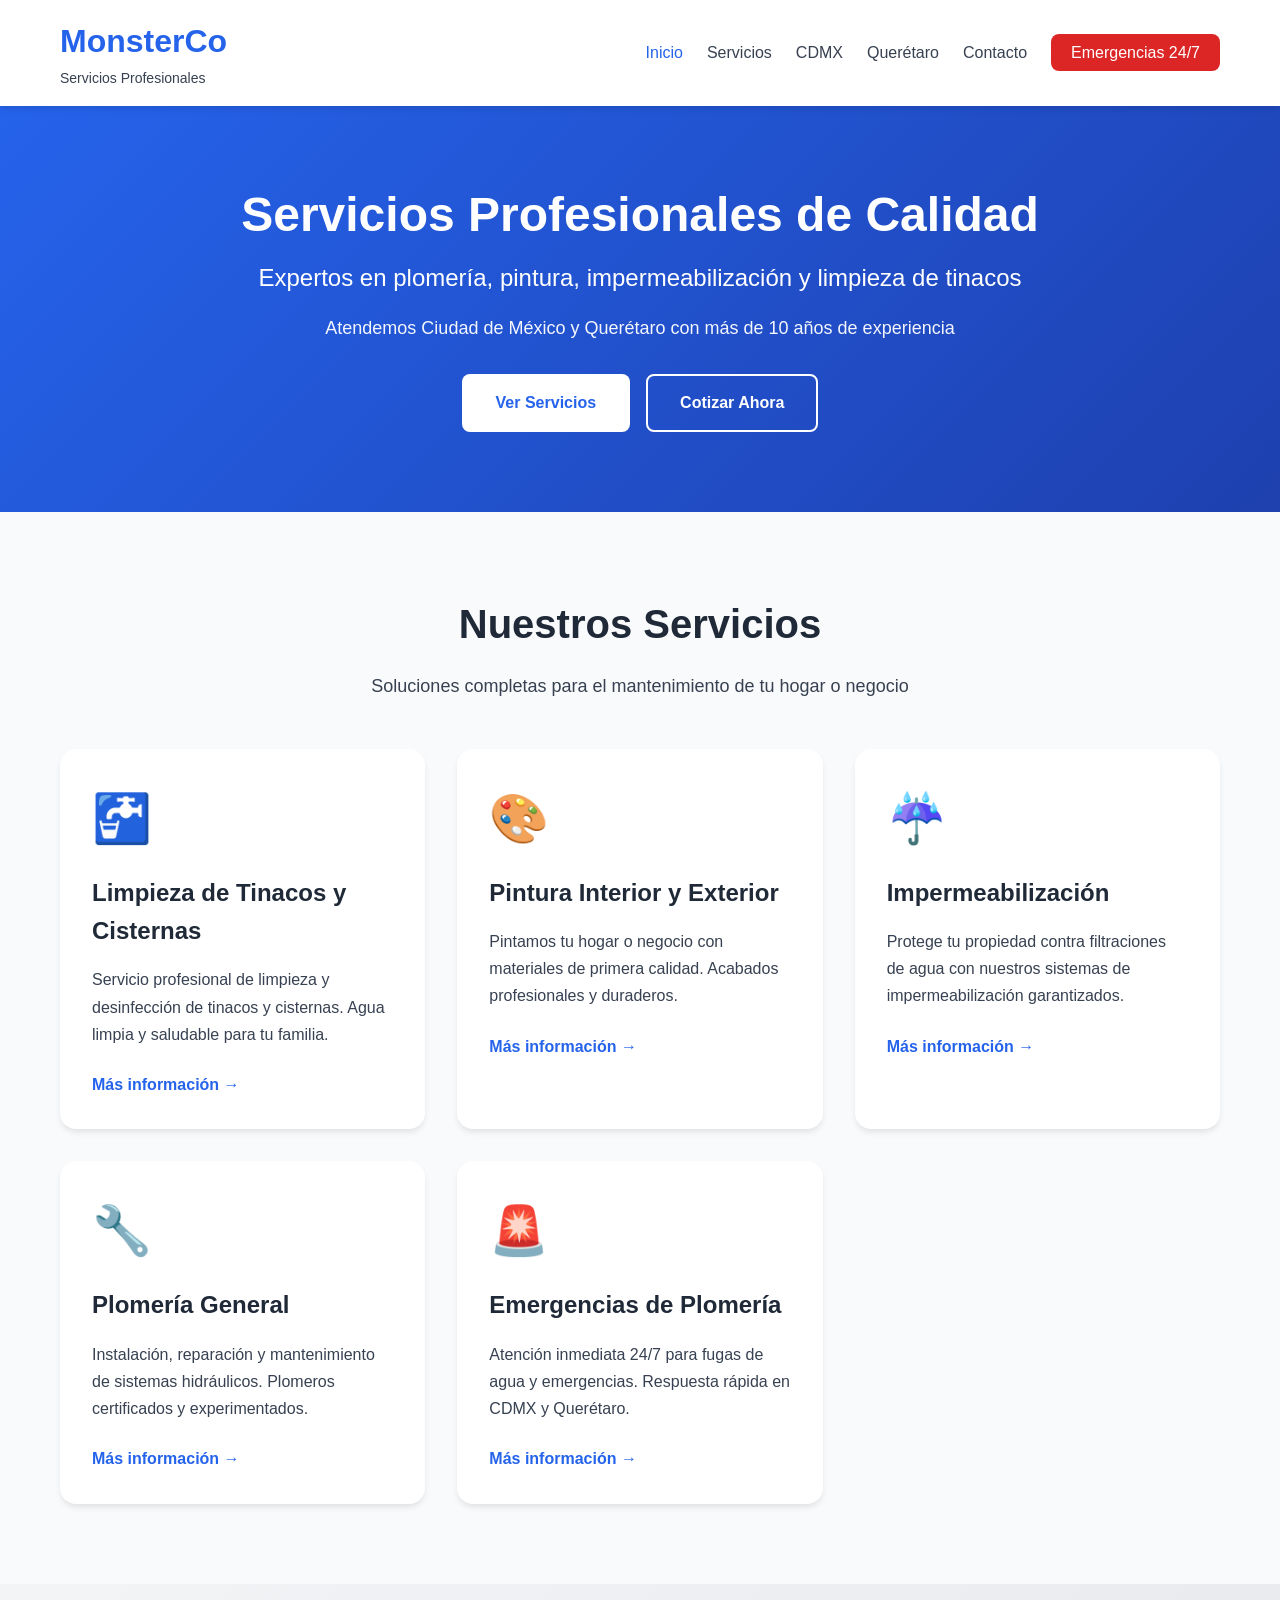
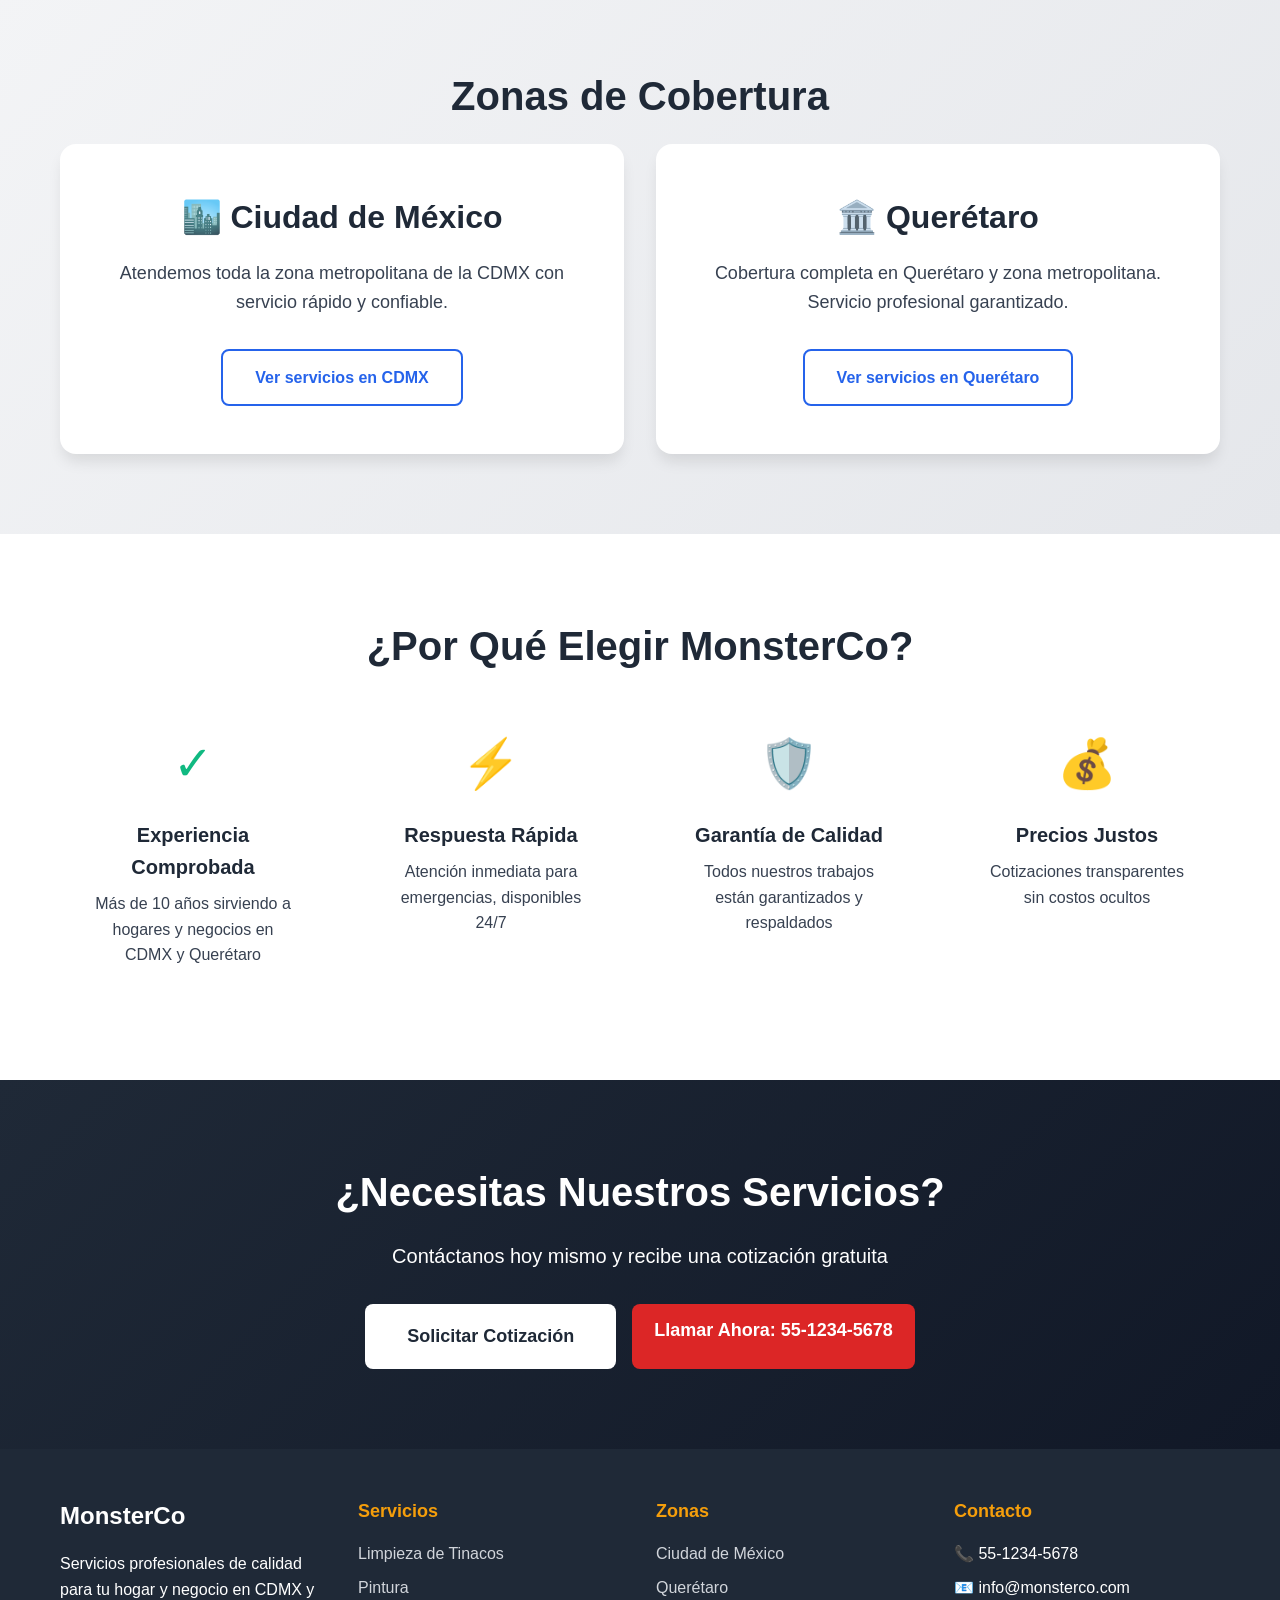
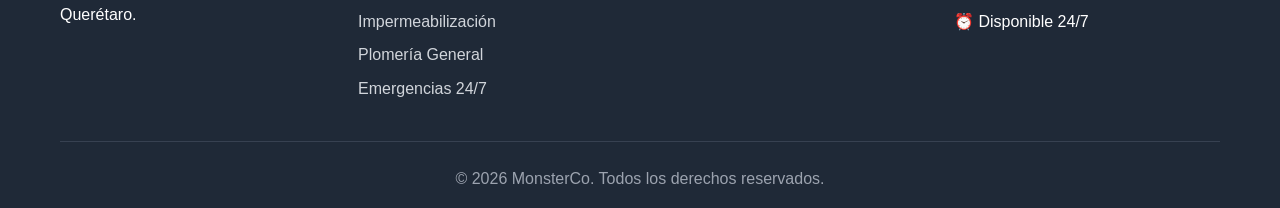
<file: index.html>
<!DOCTYPE html>
<html lang="es-MX">
<head>
    <meta charset="UTF-8">
    <meta name="viewport" content="width=device-width, initial-scale=1.0">
    <meta name="description" content="MonsterCo - Servicios profesionales de plomería, pintura, impermeabilización y limpieza de tinacos en Ciudad de México y Querétaro. Atención 24/7 para emergencias.">
    <meta name="keywords" content="plomería CDMX, plomería Querétaro, limpieza tinacos, pintura, impermeabilización, emergencias plomería, fugas agua">
    <meta name="author" content="MonsterCo">
    <meta name="robots" content="index, follow">
    
    <!-- Open Graph / Facebook -->
    <meta property="og:type" content="website">
    <meta property="og:url" content="https://monsterco.vercel.app/">
    <meta property="og:title" content="MonsterCo - Servicios Profesionales de Plomería y Mantenimiento">
    <meta property="og:description" content="Expertos en plomería, pintura, impermeabilización y limpieza de tinacos en CDMX y Querétaro. Servicio 24/7.">
    
    <!-- Twitter -->
    <meta property="twitter:card" content="summary_large_image">
    <meta property="twitter:title" content="MonsterCo - Servicios Profesionales">
    <meta property="twitter:description" content="Expertos en plomería, pintura, impermeabilización y limpieza de tinacos en CDMX y Querétaro.">
    
    <title>MonsterCo - Servicios Profesionales de Plomería, Pintura e Impermeabilización en CDMX y Querétaro</title>
    <link rel="stylesheet" href="css/styles.css">
    <link rel="canonical" href="https://monsterco.vercel.app/">
    
    <!-- Structured Data -->
    <script type="application/ld+json">
    {
      "@context": "https://schema.org",
      "@type": "LocalBusiness",
      "name": "MonsterCo",
      "description": "Servicios profesionales de plomería, pintura, impermeabilización y limpieza de tinacos",
      "url": "https://monsterco.vercel.app",
      "telephone": "+52-55-1234-5678",
      "priceRange": "$$",
      "address": {
        "@type": "PostalAddress",
        "addressLocality": "Ciudad de México",
        "addressCountry": "MX"
      },
      "areaServed": [
        {
          "@type": "City",
          "name": "Ciudad de México"
        },
        {
          "@type": "City",
          "name": "Querétaro"
        }
      ],
      "openingHours": "Mo-Su 00:00-24:00",
      "serviceType": ["Plomería", "Pintura", "Impermeabilización", "Limpieza de Tinacos"]
    }
    </script>
    <script defer src="https://mente-maestra-seven.vercel.app/t.js" data-site="vercel:monsterco"></script>
</head>
<body>
    <header>
        <nav class="navbar">
            <div class="container">
                <div class="logo">
                    <h1>MonsterCo</h1>
                    <p class="tagline">Servicios Profesionales</p>
                </div>
                <ul class="nav-menu">
                    <li><a href="index.html" class="active">Inicio</a></li>
                    <li><a href="servicios.html">Servicios</a></li>
                    <li><a href="cdmx.html">CDMX</a></li>
                    <li><a href="queretaro.html">Querétaro</a></li>
                    <li><a href="contacto.html">Contacto</a></li>
                    <li><a href="tel:+525512345678" class="btn-emergency">Emergencias 24/7</a></li>
                </ul>
            </div>
        </nav>
    </header>

    <main>
        <!-- Hero Section -->
        <section class="hero">
            <div class="container">
                <div class="hero-content">
                    <h2>Servicios Profesionales de Calidad</h2>
                    <p class="hero-subtitle">Expertos en plomería, pintura, impermeabilización y limpieza de tinacos</p>
                    <p class="hero-description">Atendemos Ciudad de México y Querétaro con más de 10 años de experiencia</p>
                    <div class="hero-buttons">
                        <a href="servicios.html" class="btn btn-primary">Ver Servicios</a>
                        <a href="contacto.html" class="btn btn-secondary">Cotizar Ahora</a>
                    </div>
                </div>
            </div>
        </section>

        <!-- Services Overview -->
        <section class="services-overview">
            <div class="container">
                <h2 class="section-title">Nuestros Servicios</h2>
                <p class="section-subtitle">Soluciones completas para el mantenimiento de tu hogar o negocio</p>
                
                <div class="services-grid">
                    <article class="service-card">
                        <div class="service-icon">🚰</div>
                        <h3>Limpieza de Tinacos y Cisternas</h3>
                        <p>Servicio profesional de limpieza y desinfección de tinacos y cisternas. Agua limpia y saludable para tu familia.</p>
                        <a href="servicio-limpieza-tinacos.html" class="btn-link">Más información →</a>
                    </article>

                    <article class="service-card">
                        <div class="service-icon">🎨</div>
                        <h3>Pintura Interior y Exterior</h3>
                        <p>Pintamos tu hogar o negocio con materiales de primera calidad. Acabados profesionales y duraderos.</p>
                        <a href="servicio-pintura.html" class="btn-link">Más información →</a>
                    </article>

                    <article class="service-card">
                        <div class="service-icon">☔</div>
                        <h3>Impermeabilización</h3>
                        <p>Protege tu propiedad contra filtraciones de agua con nuestros sistemas de impermeabilización garantizados.</p>
                        <a href="servicio-impermeabilizacion.html" class="btn-link">Más información →</a>
                    </article>

                    <article class="service-card">
                        <div class="service-icon">🔧</div>
                        <h3>Plomería General</h3>
                        <p>Instalación, reparación y mantenimiento de sistemas hidráulicos. Plomeros certificados y experimentados.</p>
                        <a href="servicio-plomeria.html" class="btn-link">Más información →</a>
                    </article>

                    <article class="service-card">
                        <div class="service-icon">🚨</div>
                        <h3>Emergencias de Plomería</h3>
                        <p>Atención inmediata 24/7 para fugas de agua y emergencias. Respuesta rápida en CDMX y Querétaro.</p>
                        <a href="servicio-emergencias.html" class="btn-link">Más información →</a>
                    </article>
                </div>
            </div>
        </section>

        <!-- Coverage Areas -->
        <section class="coverage-areas">
            <div class="container">
                <h2 class="section-title">Zonas de Cobertura</h2>
                <div class="areas-grid">
                    <div class="area-card">
                        <h3>🏙️ Ciudad de México</h3>
                        <p>Atendemos toda la zona metropolitana de la CDMX con servicio rápido y confiable.</p>
                        <a href="cdmx.html" class="btn btn-outline">Ver servicios en CDMX</a>
                    </div>
                    <div class="area-card">
                        <h3>🏛️ Querétaro</h3>
                        <p>Cobertura completa en Querétaro y zona metropolitana. Servicio profesional garantizado.</p>
                        <a href="queretaro.html" class="btn btn-outline">Ver servicios en Querétaro</a>
                    </div>
                </div>
            </div>
        </section>

        <!-- Why Choose Us -->
        <section class="why-choose">
            <div class="container">
                <h2 class="section-title">¿Por Qué Elegir MonsterCo?</h2>
                <div class="features-grid">
                    <div class="feature">
                        <div class="feature-icon">✓</div>
                        <h3>Experiencia Comprobada</h3>
                        <p>Más de 10 años sirviendo a hogares y negocios en CDMX y Querétaro</p>
                    </div>
                    <div class="feature">
                        <div class="feature-icon">⚡</div>
                        <h3>Respuesta Rápida</h3>
                        <p>Atención inmediata para emergencias, disponibles 24/7</p>
                    </div>
                    <div class="feature">
                        <div class="feature-icon">🛡️</div>
                        <h3>Garantía de Calidad</h3>
                        <p>Todos nuestros trabajos están garantizados y respaldados</p>
                    </div>
                    <div class="feature">
                        <div class="feature-icon">💰</div>
                        <h3>Precios Justos</h3>
                        <p>Cotizaciones transparentes sin costos ocultos</p>
                    </div>
                </div>
            </div>
        </section>

        <!-- CTA Section -->
        <section class="cta-section">
            <div class="container">
                <h2>¿Necesitas Nuestros Servicios?</h2>
                <p>Contáctanos hoy mismo y recibe una cotización gratuita</p>
                <div class="cta-buttons">
                    <a href="contacto.html" class="btn btn-large">Solicitar Cotización</a>
                    <a href="tel:+525512345678" class="btn btn-large btn-emergency">Llamar Ahora: 55-1234-5678</a>
                </div>
            </div>
        </section>
    </main>

    <footer>
        <div class="container">
            <div class="footer-grid">
                <div class="footer-col">
                    <h3>MonsterCo</h3>
                    <p>Servicios profesionales de calidad para tu hogar y negocio en CDMX y Querétaro.</p>
                </div>
                <div class="footer-col">
                    <h4>Servicios</h4>
                    <ul>
                        <li><a href="servicio-limpieza-tinacos.html">Limpieza de Tinacos</a></li>
                        <li><a href="servicio-pintura.html">Pintura</a></li>
                        <li><a href="servicio-impermeabilizacion.html">Impermeabilización</a></li>
                        <li><a href="servicio-plomeria.html">Plomería General</a></li>
                        <li><a href="servicio-emergencias.html">Emergencias 24/7</a></li>
                    </ul>
                </div>
                <div class="footer-col">
                    <h4>Zonas</h4>
                    <ul>
                        <li><a href="cdmx.html">Ciudad de México</a></li>
                        <li><a href="queretaro.html">Querétaro</a></li>
                    </ul>
                </div>
                <div class="footer-col">
                    <h4>Contacto</h4>
                    <ul>
                        <li>📞 55-1234-5678</li>
                        <li>📧 info@monsterco.com</li>
                        <li>⏰ Disponible 24/7</li>
                    </ul>
                </div>
            </div>
            <div class="footer-bottom">
                <p>&copy; 2026 MonsterCo. Todos los derechos reservados.</p>
            </div>
        </div>
    </footer>
</body>
</html>
</file>
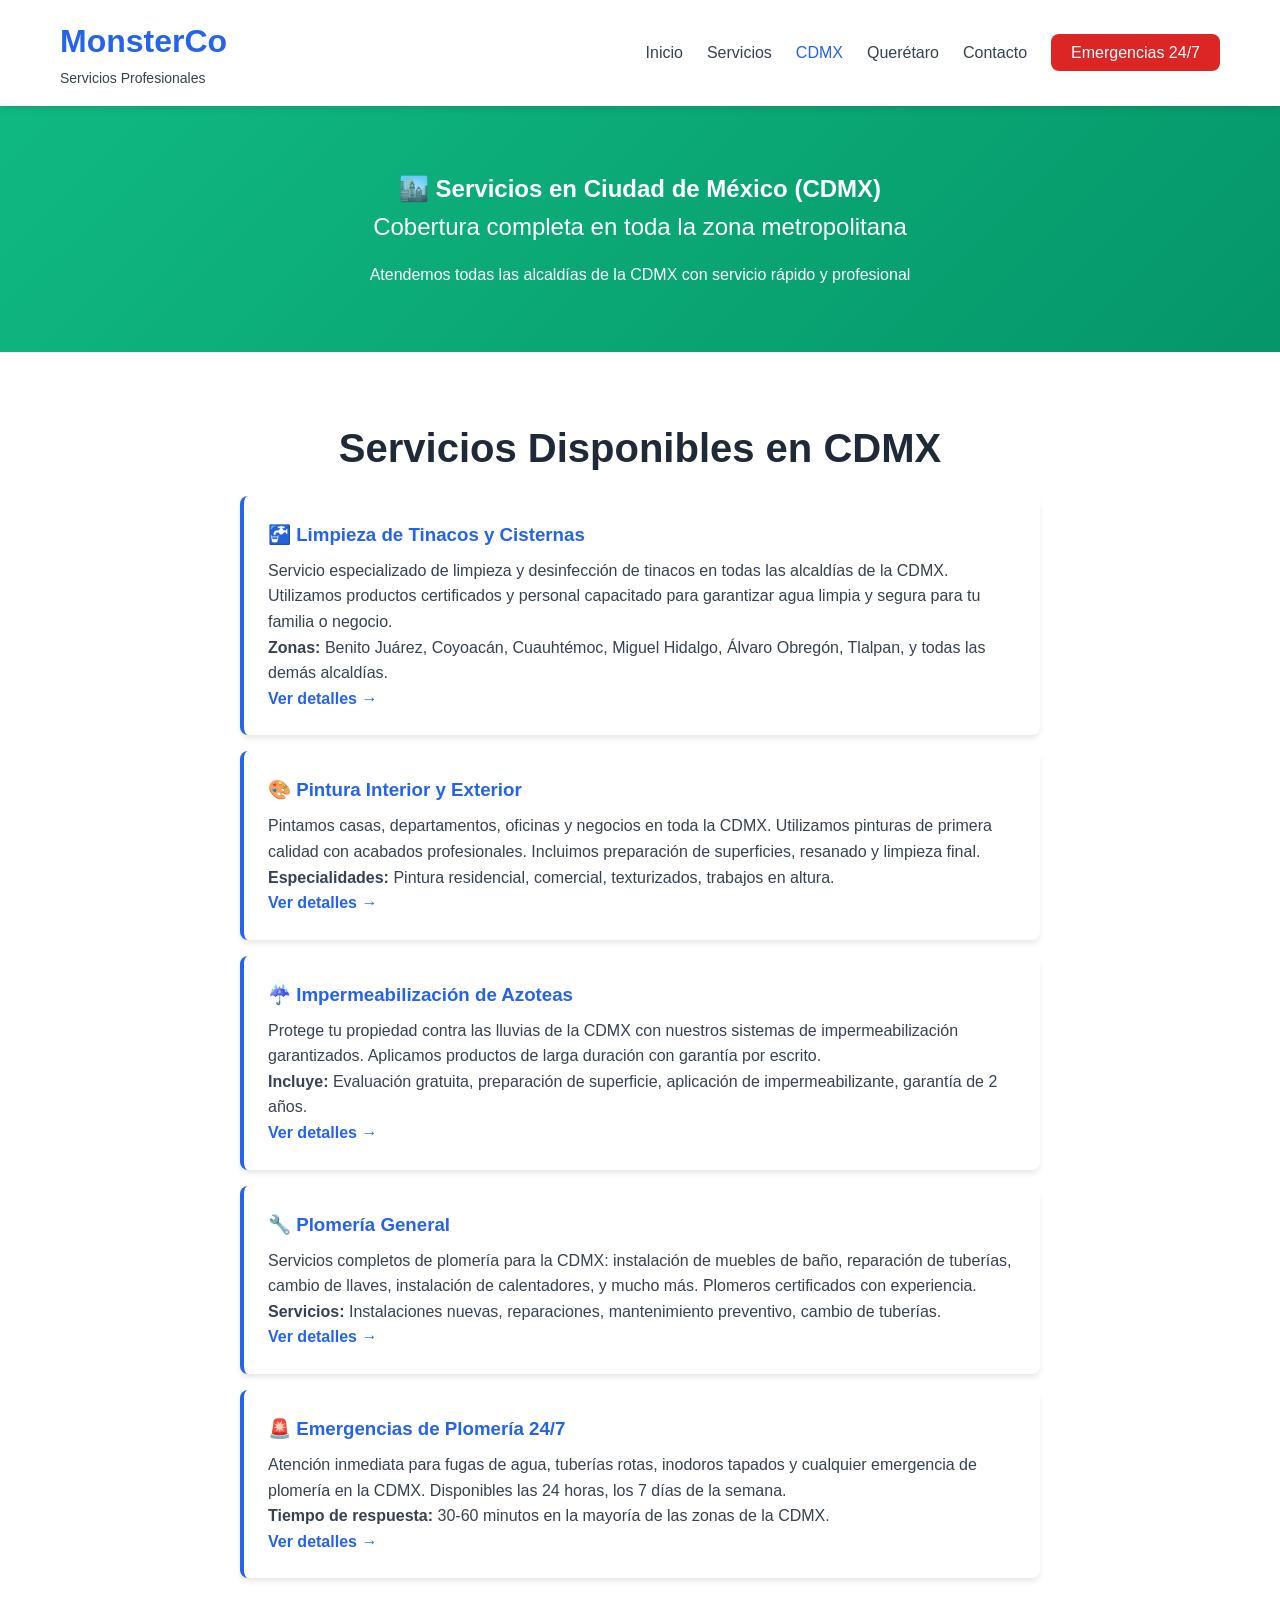
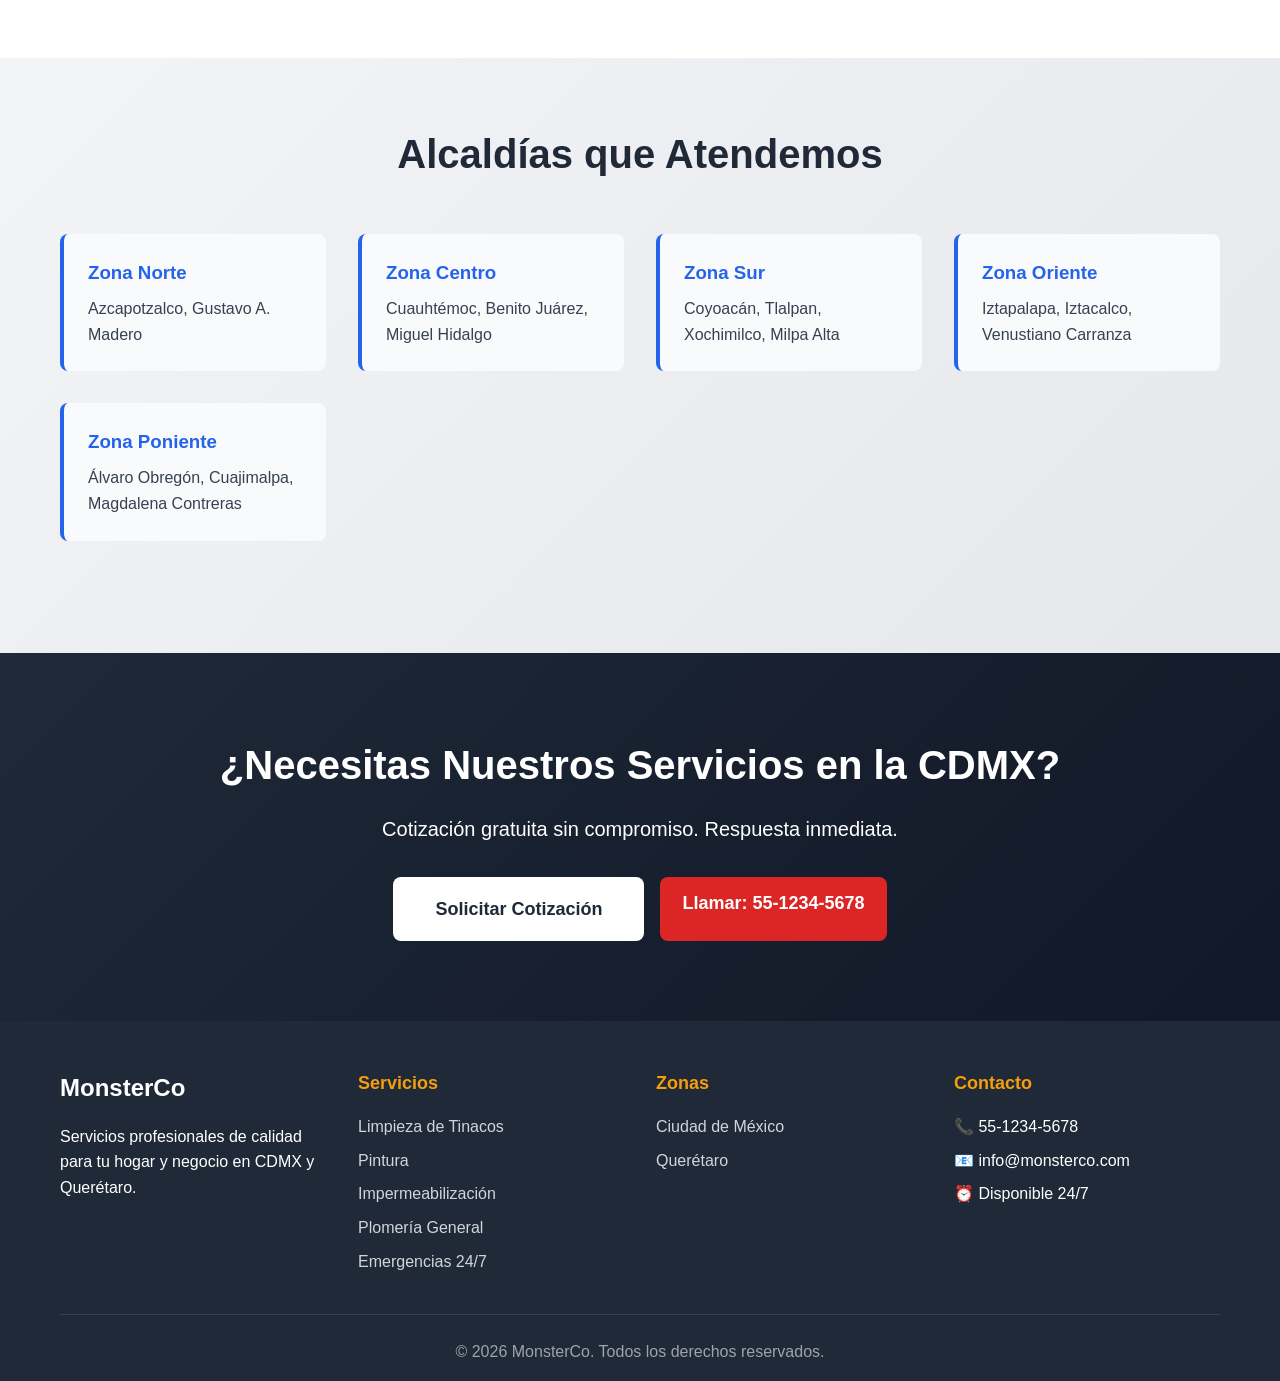
<file: cdmx.html>
<!DOCTYPE html>
<html lang="es-MX">
<head>
    <meta charset="UTF-8">
    <meta name="viewport" content="width=device-width, initial-scale=1.0">
    <meta name="description" content="Servicios profesionales de MonsterCo en Ciudad de México: limpieza de tinacos, plomería, pintura e impermeabilización. Atención 24/7 en toda la CDMX.">
    <meta name="keywords" content="plomería CDMX, limpieza tinacos Ciudad de México, pintura CDMX, impermeabilización CDMX, emergencias plomería CDMX">
    <meta name="robots" content="index, follow">
    <title>Servicios en Ciudad de México (CDMX) - MonsterCo</title>
    <link rel="stylesheet" href="css/styles.css">
    <link rel="canonical" href="https://monsterco.vercel.app/cdmx.html">
    
    <script type="application/ld+json">
    {
      "@context": "https://schema.org",
      "@type": "Service",
      "serviceType": "Home Services",
      "provider": {
        "@type": "LocalBusiness",
        "name": "MonsterCo CDMX",
        "areaServed": {
          "@type": "City",
          "name": "Ciudad de México",
          "alternateName": "CDMX"
        }
      }
    }
    </script>
    <script defer src="https://mente-maestra-seven.vercel.app/t.js" data-site="vercel:monsterco"></script>
</head>
<body>
    <header>
        <nav class="navbar">
            <div class="container">
                <div class="logo">
                    <h1>MonsterCo</h1>
                    <p class="tagline">Servicios Profesionales</p>
                </div>
                <ul class="nav-menu">
                    <li><a href="index.html">Inicio</a></li>
                    <li><a href="servicios.html">Servicios</a></li>
                    <li><a href="cdmx.html" class="active">CDMX</a></li>
                    <li><a href="queretaro.html">Querétaro</a></li>
                    <li><a href="contacto.html">Contacto</a></li>
                    <li><a href="tel:+525512345678" class="btn-emergency">Emergencias 24/7</a></li>
                </ul>
            </div>
        </nav>
    </header>

    <main>
        <section class="location-hero">
            <div class="container">
                <h1>🏙️ Servicios en Ciudad de México (CDMX)</h1>
                <p class="hero-subtitle">Cobertura completa en toda la zona metropolitana</p>
                <p>Atendemos todas las alcaldías de la CDMX con servicio rápido y profesional</p>
            </div>
        </section>

        <section class="location-services">
            <div class="container">
                <h2 class="section-title">Servicios Disponibles en CDMX</h2>
                
                <ul class="service-list">
                    <li>
                        <h3>🚰 Limpieza de Tinacos y Cisternas</h3>
                        <p>Servicio especializado de limpieza y desinfección de tinacos en todas las alcaldías de la CDMX. Utilizamos productos certificados y personal capacitado para garantizar agua limpia y segura para tu familia o negocio.</p>
                        <p><strong>Zonas:</strong> Benito Juárez, Coyoacán, Cuauhtémoc, Miguel Hidalgo, Álvaro Obregón, Tlalpan, y todas las demás alcaldías.</p>
                        <a href="servicio-limpieza-tinacos.html" class="btn-link">Ver detalles →</a>
                    </li>

                    <li>
                        <h3>🎨 Pintura Interior y Exterior</h3>
                        <p>Pintamos casas, departamentos, oficinas y negocios en toda la CDMX. Utilizamos pinturas de primera calidad con acabados profesionales. Incluimos preparación de superficies, resanado y limpieza final.</p>
                        <p><strong>Especialidades:</strong> Pintura residencial, comercial, texturizados, trabajos en altura.</p>
                        <a href="servicio-pintura.html" class="btn-link">Ver detalles →</a>
                    </li>

                    <li>
                        <h3>☔ Impermeabilización de Azoteas</h3>
                        <p>Protege tu propiedad contra las lluvias de la CDMX con nuestros sistemas de impermeabilización garantizados. Aplicamos productos de larga duración con garantía por escrito.</p>
                        <p><strong>Incluye:</strong> Evaluación gratuita, preparación de superficie, aplicación de impermeabilizante, garantía de 2 años.</p>
                        <a href="servicio-impermeabilizacion.html" class="btn-link">Ver detalles →</a>
                    </li>

                    <li>
                        <h3>🔧 Plomería General</h3>
                        <p>Servicios completos de plomería para la CDMX: instalación de muebles de baño, reparación de tuberías, cambio de llaves, instalación de calentadores, y mucho más. Plomeros certificados con experiencia.</p>
                        <p><strong>Servicios:</strong> Instalaciones nuevas, reparaciones, mantenimiento preventivo, cambio de tuberías.</p>
                        <a href="servicio-plomeria.html" class="btn-link">Ver detalles →</a>
                    </li>

                    <li>
                        <h3>🚨 Emergencias de Plomería 24/7</h3>
                        <p>Atención inmediata para fugas de agua, tuberías rotas, inodoros tapados y cualquier emergencia de plomería en la CDMX. Disponibles las 24 horas, los 7 días de la semana.</p>
                        <p><strong>Tiempo de respuesta:</strong> 30-60 minutos en la mayoría de las zonas de la CDMX.</p>
                        <a href="servicio-emergencias.html" class="btn-link">Ver detalles →</a>
                    </li>
                </ul>
            </div>
        </section>

        <section class="coverage-areas" style="padding: 4rem 0;">
            <div class="container">
                <h2 class="section-title">Alcaldías que Atendemos</h2>
                <div class="service-features">
                    <div class="feature-item">
                        <h3>Zona Norte</h3>
                        <p>Azcapotzalco, Gustavo A. Madero</p>
                    </div>
                    <div class="feature-item">
                        <h3>Zona Centro</h3>
                        <p>Cuauhtémoc, Benito Juárez, Miguel Hidalgo</p>
                    </div>
                    <div class="feature-item">
                        <h3>Zona Sur</h3>
                        <p>Coyoacán, Tlalpan, Xochimilco, Milpa Alta</p>
                    </div>
                    <div class="feature-item">
                        <h3>Zona Oriente</h3>
                        <p>Iztapalapa, Iztacalco, Venustiano Carranza</p>
                    </div>
                    <div class="feature-item">
                        <h3>Zona Poniente</h3>
                        <p>Álvaro Obregón, Cuajimalpa, Magdalena Contreras</p>
                    </div>
                </div>
            </div>
        </section>

        <section class="cta-section">
            <div class="container">
                <h2>¿Necesitas Nuestros Servicios en la CDMX?</h2>
                <p>Cotización gratuita sin compromiso. Respuesta inmediata.</p>
                <div class="cta-buttons">
                    <a href="contacto.html" class="btn btn-large">Solicitar Cotización</a>
                    <a href="tel:+525512345678" class="btn btn-large btn-emergency">Llamar: 55-1234-5678</a>
                </div>
            </div>
        </section>
    </main>

    <footer>
        <div class="container">
            <div class="footer-grid">
                <div class="footer-col">
                    <h3>MonsterCo</h3>
                    <p>Servicios profesionales de calidad para tu hogar y negocio en CDMX y Querétaro.</p>
                </div>
                <div class="footer-col">
                    <h4>Servicios</h4>
                    <ul>
                        <li><a href="servicio-limpieza-tinacos.html">Limpieza de Tinacos</a></li>
                        <li><a href="servicio-pintura.html">Pintura</a></li>
                        <li><a href="servicio-impermeabilizacion.html">Impermeabilización</a></li>
                        <li><a href="servicio-plomeria.html">Plomería General</a></li>
                        <li><a href="servicio-emergencias.html">Emergencias 24/7</a></li>
                    </ul>
                </div>
                <div class="footer-col">
                    <h4>Zonas</h4>
                    <ul>
                        <li><a href="cdmx.html">Ciudad de México</a></li>
                        <li><a href="queretaro.html">Querétaro</a></li>
                    </ul>
                </div>
                <div class="footer-col">
                    <h4>Contacto</h4>
                    <ul>
                        <li>📞 55-1234-5678</li>
                        <li>📧 info@monsterco.com</li>
                        <li>⏰ Disponible 24/7</li>
                    </ul>
                </div>
            </div>
            <div class="footer-bottom">
                <p>&copy; 2026 MonsterCo. Todos los derechos reservados.</p>
            </div>
        </div>
    </footer>
</body>
</html>
</file>
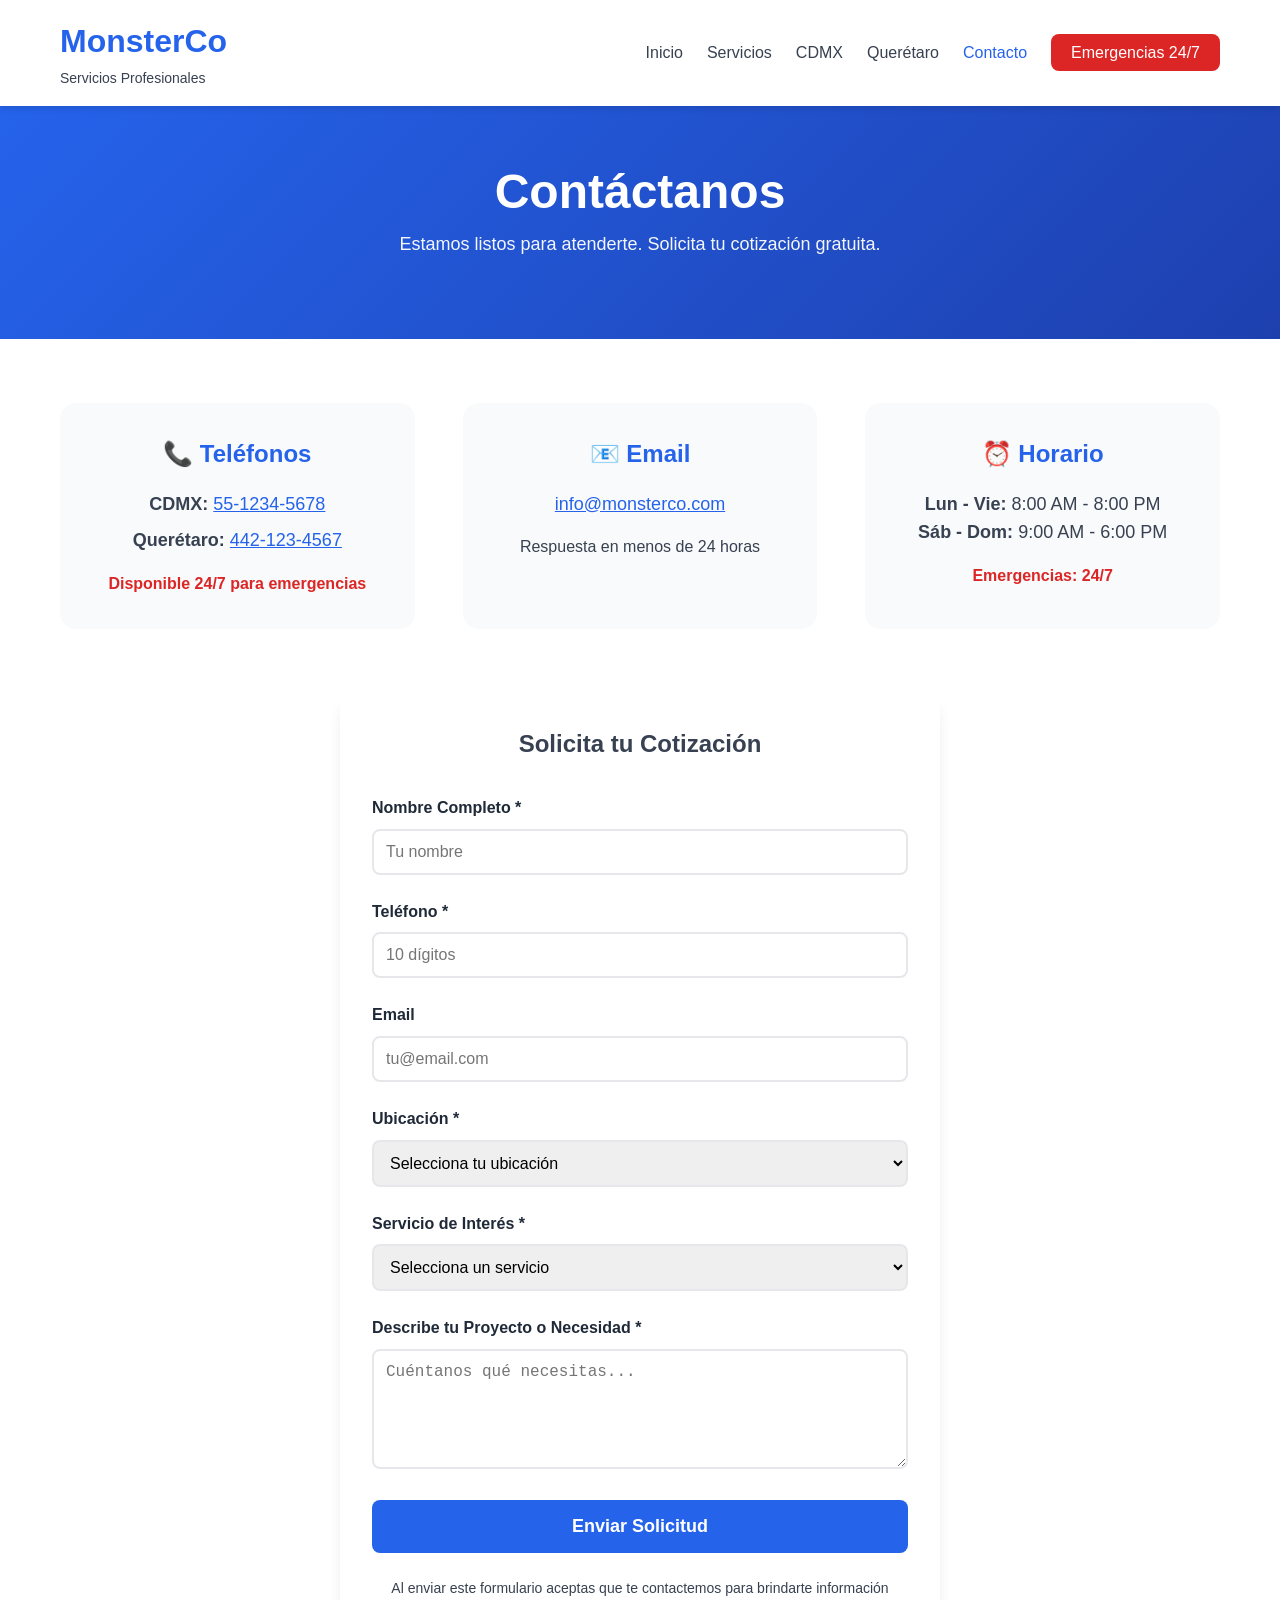
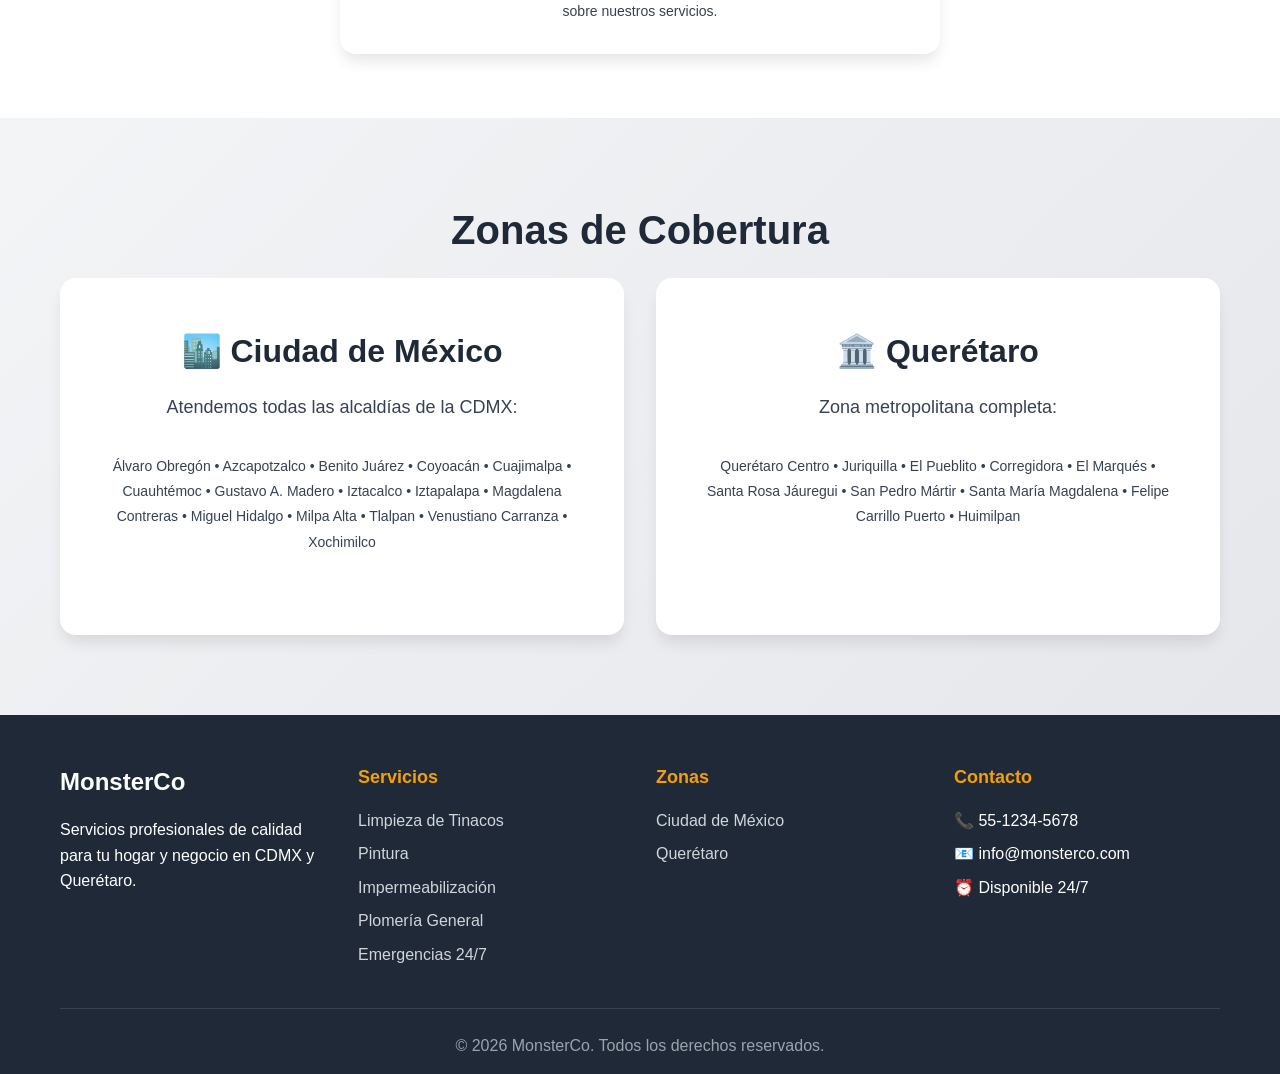
<file: contacto.html>
<!DOCTYPE html>
<html lang="es-MX">
<head>
    <meta charset="UTF-8">
    <meta name="viewport" content="width=device-width, initial-scale=1.0">
    <meta name="description" content="Contáctanos para servicios de plomería, limpieza de tinacos, pintura e impermeabilización en CDMX y Querétaro. Cotización gratuita.">
    <meta name="keywords" content="contacto MonsterCo, cotización gratis, plomero CDMX, servicios Querétaro">
    <title>Contacto - MonsterCo</title>
    <link rel="stylesheet" href="css/styles.css">
    <script defer src="https://mente-maestra-seven.vercel.app/t.js" data-site="vercel:monsterco"></script>
</head>
<body>
    <header>
        <nav class="navbar">
            <div class="container">
                <div class="logo">
                    <h1>MonsterCo</h1>
                    <p class="tagline">Servicios Profesionales</p>
                </div>
                <ul class="nav-menu">
                    <li><a href="index.html">Inicio</a></li>
                    <li><a href="servicios.html">Servicios</a></li>
                    <li><a href="cdmx.html">CDMX</a></li>
                    <li><a href="queretaro.html">Querétaro</a></li>
                    <li><a href="contacto.html" class="active">Contacto</a></li>
                    <li><a href="tel:+525512345678" class="btn-emergency">Emergencias 24/7</a></li>
                </ul>
            </div>
        </nav>
    </header>

    <main>
        <section class="hero" style="padding: 3rem 0;">
            <div class="container">
                <h1 style="font-size: 3rem;">Contáctanos</h1>
                <p class="hero-description">Estamos listos para atenderte. Solicita tu cotización gratuita.</p>
            </div>
        </section>

        <section style="padding: 4rem 0;">
            <div class="container">
                <div style="display: grid; grid-template-columns: repeat(auto-fit, minmax(300px, 1fr)); gap: 3rem; margin-bottom: 4rem;">
                    <div style="text-align: center; padding: 2rem; background: var(--light-color); border-radius: 1rem;">
                        <h3 style="font-size: 1.5rem; margin-bottom: 1rem; color: var(--primary-color);">📞 Teléfonos</h3>
                        <p style="font-size: 1.125rem; margin-bottom: 0.5rem;"><strong>CDMX:</strong> <a href="tel:+525512345678" style="color: var(--primary-color);">55-1234-5678</a></p>
                        <p style="font-size: 1.125rem;"><strong>Querétaro:</strong> <a href="tel:+524421234567" style="color: var(--primary-color);">442-123-4567</a></p>
                        <p style="margin-top: 1rem; color: var(--secondary-color); font-weight: 600;">Disponible 24/7 para emergencias</p>
                    </div>

                    <div style="text-align: center; padding: 2rem; background: var(--light-color); border-radius: 1rem;">
                        <h3 style="font-size: 1.5rem; margin-bottom: 1rem; color: var(--primary-color);">📧 Email</h3>
                        <p style="font-size: 1.125rem;"><a href="mailto:info@monsterco.com" style="color: var(--primary-color);">info@monsterco.com</a></p>
                        <p style="margin-top: 1rem;">Respuesta en menos de 24 horas</p>
                    </div>

                    <div style="text-align: center; padding: 2rem; background: var(--light-color); border-radius: 1rem;">
                        <h3 style="font-size: 1.5rem; margin-bottom: 1rem; color: var(--primary-color);">⏰ Horario</h3>
                        <p style="font-size: 1.125rem;"><strong>Lun - Vie:</strong> 8:00 AM - 8:00 PM</p>
                        <p style="font-size: 1.125rem;"><strong>Sáb - Dom:</strong> 9:00 AM - 6:00 PM</p>
                        <p style="margin-top: 1rem; color: var(--secondary-color); font-weight: 600;">Emergencias: 24/7</p>
                    </div>
                </div>

                <div class="contact-form">
                    <h2 style="text-align: center; margin-bottom: 2rem;">Solicita tu Cotización</h2>
                    <form action="#" method="POST" id="contactForm">
                        <div class="form-group">
                            <label for="nombre">Nombre Completo *</label>
                            <input type="text" id="nombre" name="nombre" required placeholder="Tu nombre">
                        </div>

                        <div class="form-group">
                            <label for="telefono">Teléfono *</label>
                            <input type="tel" id="telefono" name="telefono" required placeholder="10 dígitos">
                        </div>

                        <div class="form-group">
                            <label for="email">Email</label>
                            <input type="email" id="email" name="email" placeholder="tu@email.com">
                        </div>

                        <div class="form-group">
                            <label for="ubicacion">Ubicación *</label>
                            <select id="ubicacion" name="ubicacion" required>
                                <option value="">Selecciona tu ubicación</option>
                                <option value="cdmx">Ciudad de México</option>
                                <option value="queretaro">Querétaro</option>
                            </select>
                        </div>

                        <div class="form-group">
                            <label for="servicio">Servicio de Interés *</label>
                            <select id="servicio" name="servicio" required>
                                <option value="">Selecciona un servicio</option>
                                <option value="limpieza-tinacos">Limpieza de Tinacos y Cisternas</option>
                                <option value="pintura">Pintura Interior o Exterior</option>
                                <option value="impermeabilizacion">Impermeabilización</option>
                                <option value="plomeria">Plomería General</option>
                                <option value="emergencia">Emergencia de Plomería</option>
                                <option value="otro">Otro</option>
                            </select>
                        </div>

                        <div class="form-group">
                            <label for="mensaje">Describe tu Proyecto o Necesidad *</label>
                            <textarea id="mensaje" name="mensaje" required placeholder="Cuéntanos qué necesitas..."></textarea>
                        </div>

                        <button type="submit" class="btn-submit">Enviar Solicitud</button>
                    </form>

                    <p style="text-align: center; margin-top: 1.5rem; font-size: 0.875rem; color: var(--text-color);">
                        Al enviar este formulario aceptas que te contactemos para brindarte información sobre nuestros servicios.
                    </p>
                </div>
            </div>
        </section>

        <section class="coverage-areas">
            <div class="container">
                <h2 class="section-title">Zonas de Cobertura</h2>
                <div class="areas-grid">
                    <div class="area-card">
                        <h3>🏙️ Ciudad de México</h3>
                        <p>Atendemos todas las alcaldías de la CDMX:</p>
                        <p style="font-size: 0.875rem; line-height: 1.8; margin-top: 1rem;">
                            Álvaro Obregón • Azcapotzalco • Benito Juárez • Coyoacán • Cuajimalpa • Cuauhtémoc • 
                            Gustavo A. Madero • Iztacalco • Iztapalapa • Magdalena Contreras • Miguel Hidalgo • 
                            Milpa Alta • Tlalpan • Venustiano Carranza • Xochimilco
                        </p>
                    </div>
                    <div class="area-card">
                        <h3>🏛️ Querétaro</h3>
                        <p>Zona metropolitana completa:</p>
                        <p style="font-size: 0.875rem; line-height: 1.8; margin-top: 1rem;">
                            Querétaro Centro • Juriquilla • El Pueblito • Corregidora • El Marqués • 
                            Santa Rosa Jáuregui • San Pedro Mártir • Santa María Magdalena • 
                            Felipe Carrillo Puerto • Huimilpan
                        </p>
                    </div>
                </div>
            </div>
        </section>
    </main>

    <footer>
        <div class="container">
            <div class="footer-grid">
                <div class="footer-col">
                    <h3>MonsterCo</h3>
                    <p>Servicios profesionales de calidad para tu hogar y negocio en CDMX y Querétaro.</p>
                </div>
                <div class="footer-col">
                    <h4>Servicios</h4>
                    <ul>
                        <li><a href="servicio-limpieza-tinacos.html">Limpieza de Tinacos</a></li>
                        <li><a href="servicio-pintura.html">Pintura</a></li>
                        <li><a href="servicio-impermeabilizacion.html">Impermeabilización</a></li>
                        <li><a href="servicio-plomeria.html">Plomería General</a></li>
                        <li><a href="servicio-emergencias.html">Emergencias 24/7</a></li>
                    </ul>
                </div>
                <div class="footer-col">
                    <h4>Zonas</h4>
                    <ul>
                        <li><a href="cdmx.html">Ciudad de México</a></li>
                        <li><a href="queretaro.html">Querétaro</a></li>
                    </ul>
                </div>
                <div class="footer-col">
                    <h4>Contacto</h4>
                    <ul>
                        <li>📞 55-1234-5678</li>
                        <li>📧 info@monsterco.com</li>
                        <li>⏰ Disponible 24/7</li>
                    </ul>
                </div>
            </div>
            <div class="footer-bottom">
                <p>&copy; 2026 MonsterCo. Todos los derechos reservados.</p>
            </div>
        </div>
    </footer>

    <script>
        document.getElementById('contactForm').addEventListener('submit', function(e) {
            e.preventDefault();
            alert('Gracias por tu solicitud. Te contactaremos pronto.\n\nPara emergencias, llama directamente:\nCDMX: 55-1234-5678\nQuerétaro: 442-123-4567');
            this.reset();
        });
    </script>
</body>
</html>
</file>
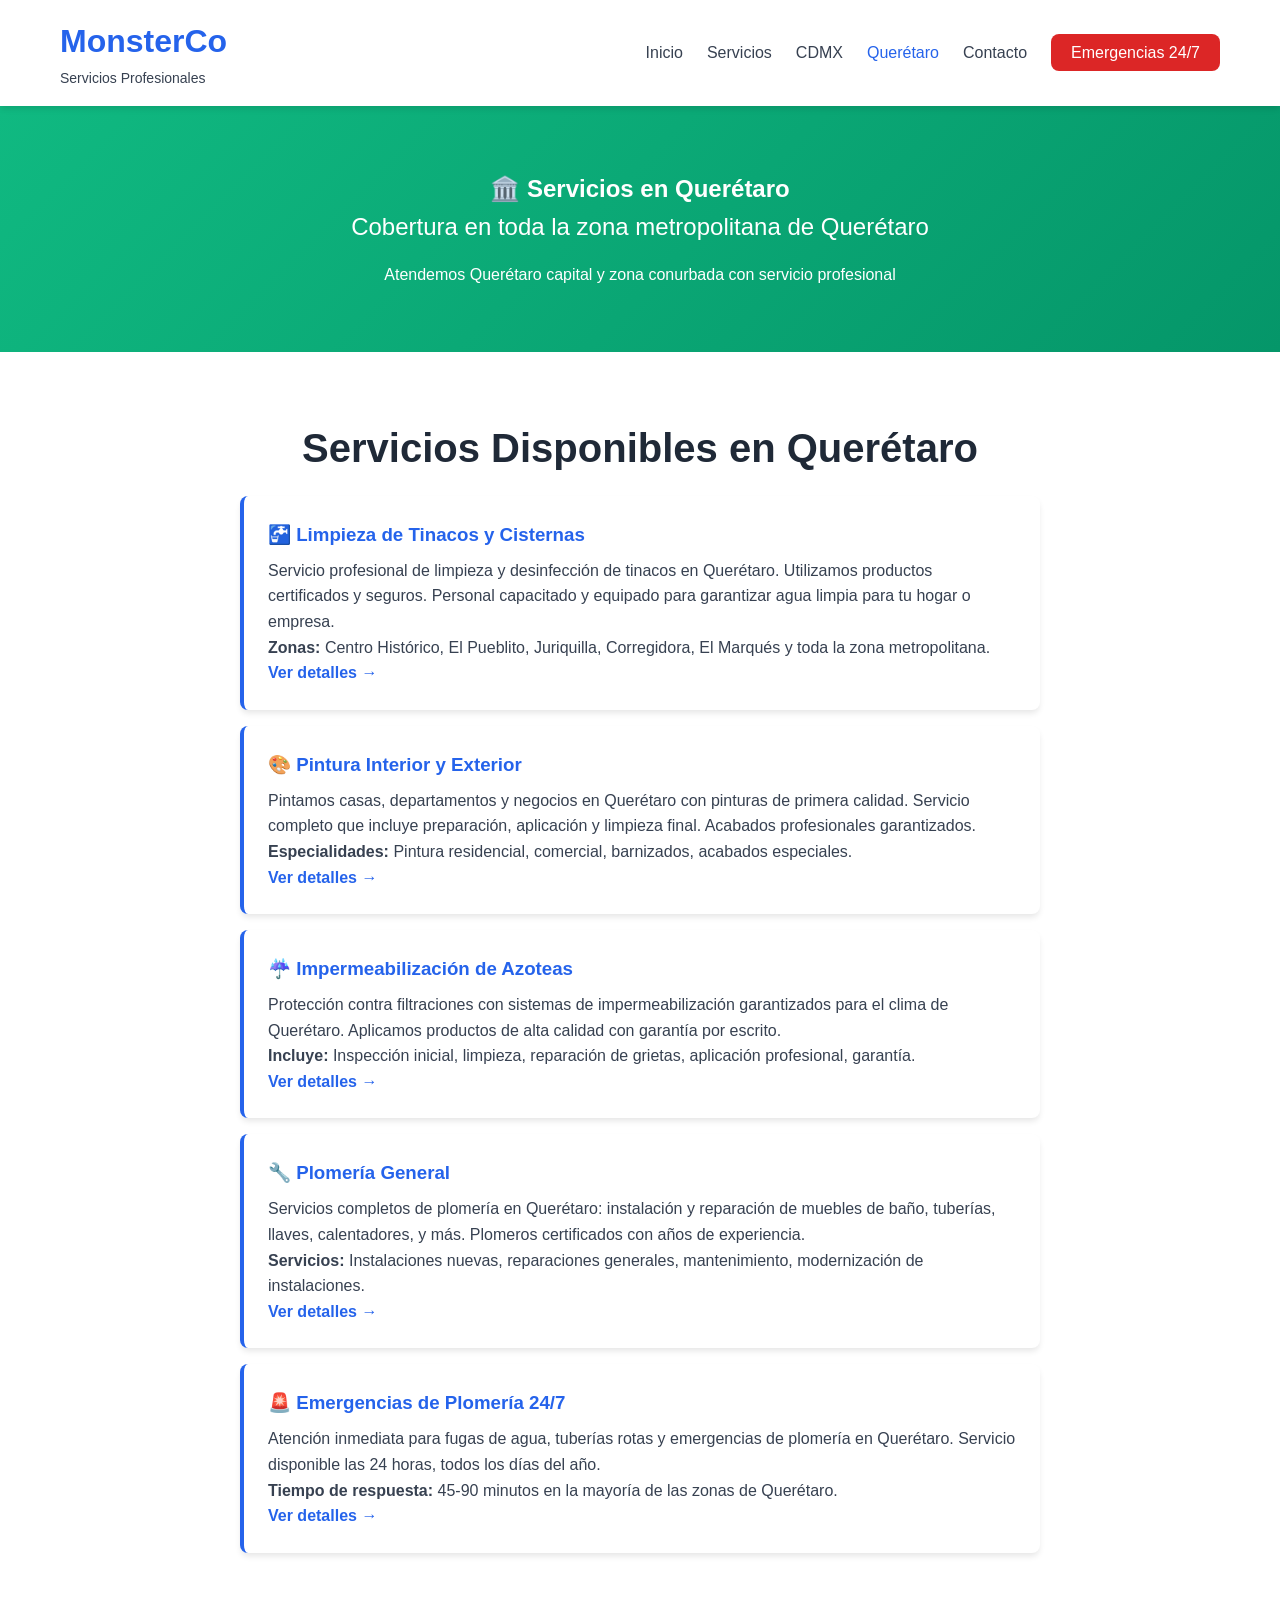
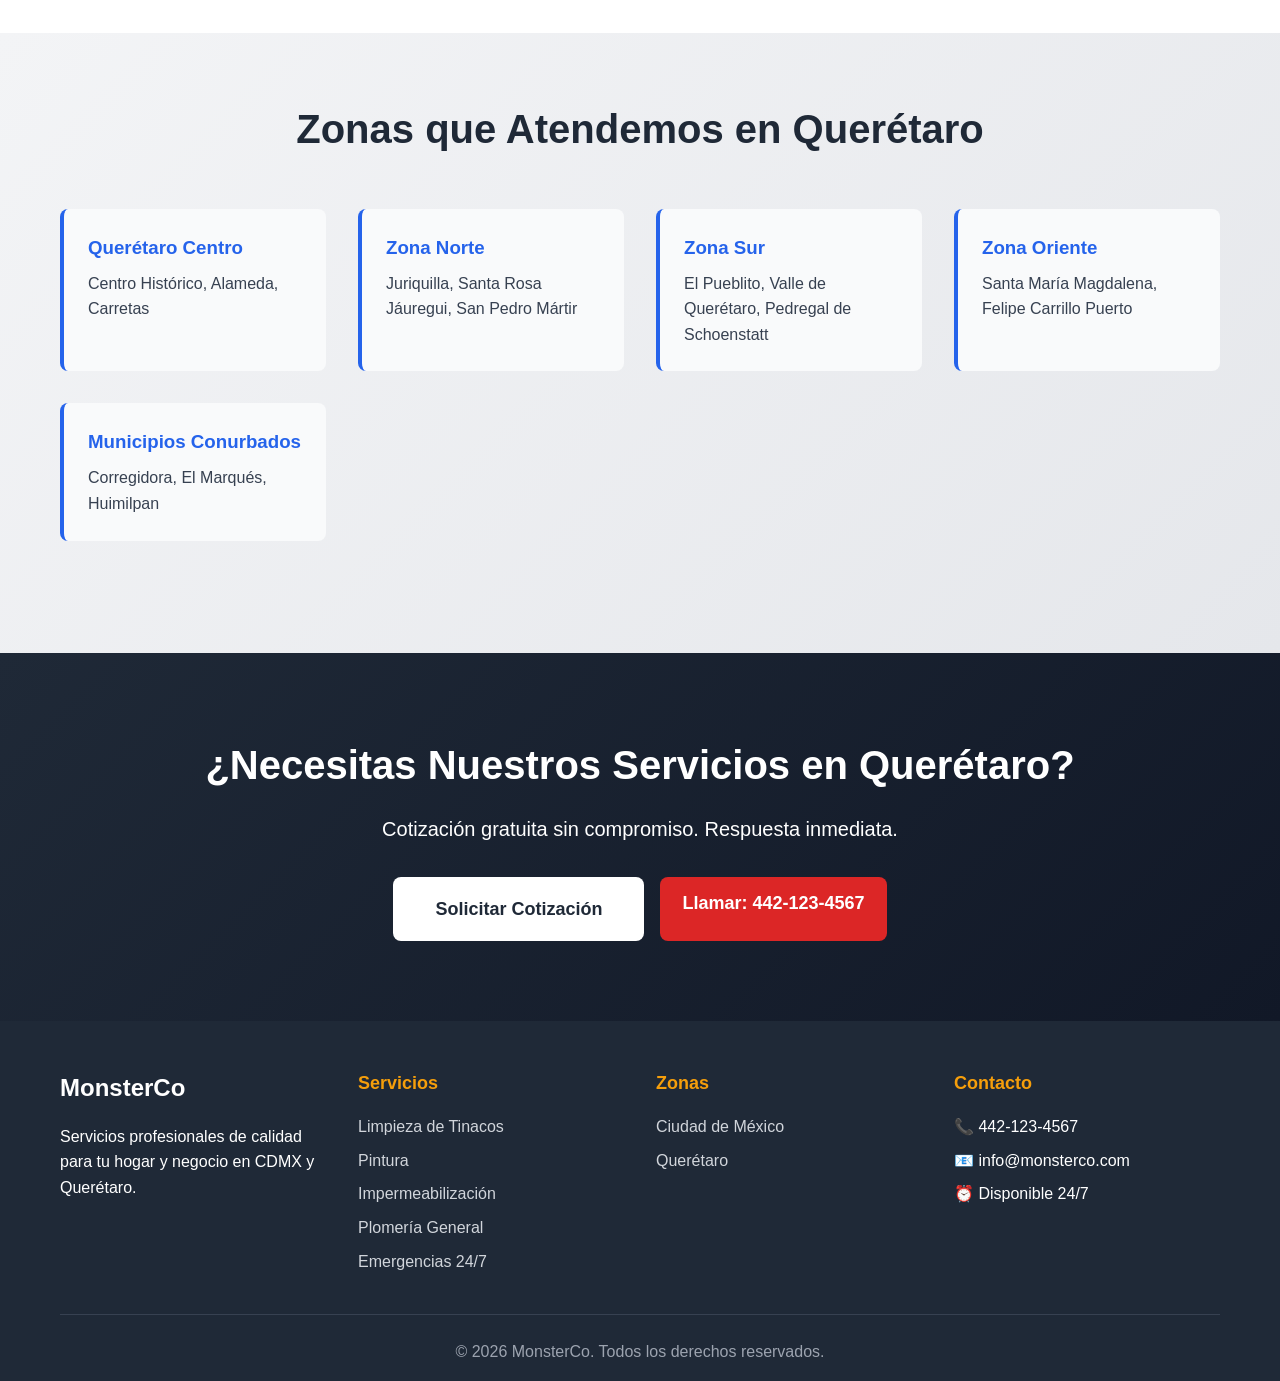
<file: queretaro.html>
<!DOCTYPE html>
<html lang="es-MX">
<head>
    <meta charset="UTF-8">
    <meta name="viewport" content="width=device-width, initial-scale=1.0">
    <meta name="description" content="Servicios profesionales de MonsterCo en Querétaro: limpieza de tinacos, plomería, pintura e impermeabilización. Atención 24/7 en Querétaro.">
    <meta name="keywords" content="plomería Querétaro, limpieza tinacos Querétaro, pintura Querétaro, impermeabilización Querétaro, emergencias plomería Querétaro">
    <meta name="robots" content="index, follow">
    <title>Servicios en Querétaro - MonsterCo</title>
    <link rel="stylesheet" href="css/styles.css">
    <link rel="canonical" href="https://monsterco.vercel.app/queretaro.html">
    
    <script type="application/ld+json">
    {
      "@context": "https://schema.org",
      "@type": "Service",
      "serviceType": "Home Services",
      "provider": {
        "@type": "LocalBusiness",
        "name": "MonsterCo Querétaro",
        "areaServed": {
          "@type": "City",
          "name": "Querétaro"
        }
      }
    }
    </script>
    <script defer src="https://mente-maestra-seven.vercel.app/t.js" data-site="vercel:monsterco"></script>
</head>
<body>
    <header>
        <nav class="navbar">
            <div class="container">
                <div class="logo">
                    <h1>MonsterCo</h1>
                    <p class="tagline">Servicios Profesionales</p>
                </div>
                <ul class="nav-menu">
                    <li><a href="index.html">Inicio</a></li>
                    <li><a href="servicios.html">Servicios</a></li>
                    <li><a href="cdmx.html">CDMX</a></li>
                    <li><a href="queretaro.html" class="active">Querétaro</a></li>
                    <li><a href="contacto.html">Contacto</a></li>
                    <li><a href="tel:+524421234567" class="btn-emergency">Emergencias 24/7</a></li>
                </ul>
            </div>
        </nav>
    </header>

    <main>
        <section class="location-hero">
            <div class="container">
                <h1>🏛️ Servicios en Querétaro</h1>
                <p class="hero-subtitle">Cobertura en toda la zona metropolitana de Querétaro</p>
                <p>Atendemos Querétaro capital y zona conurbada con servicio profesional</p>
            </div>
        </section>

        <section class="location-services">
            <div class="container">
                <h2 class="section-title">Servicios Disponibles en Querétaro</h2>
                
                <ul class="service-list">
                    <li>
                        <h3>🚰 Limpieza de Tinacos y Cisternas</h3>
                        <p>Servicio profesional de limpieza y desinfección de tinacos en Querétaro. Utilizamos productos certificados y seguros. Personal capacitado y equipado para garantizar agua limpia para tu hogar o empresa.</p>
                        <p><strong>Zonas:</strong> Centro Histórico, El Pueblito, Juriquilla, Corregidora, El Marqués y toda la zona metropolitana.</p>
                        <a href="servicio-limpieza-tinacos.html" class="btn-link">Ver detalles →</a>
                    </li>

                    <li>
                        <h3>🎨 Pintura Interior y Exterior</h3>
                        <p>Pintamos casas, departamentos y negocios en Querétaro con pinturas de primera calidad. Servicio completo que incluye preparación, aplicación y limpieza final. Acabados profesionales garantizados.</p>
                        <p><strong>Especialidades:</strong> Pintura residencial, comercial, barnizados, acabados especiales.</p>
                        <a href="servicio-pintura.html" class="btn-link">Ver detalles →</a>
                    </li>

                    <li>
                        <h3>☔ Impermeabilización de Azoteas</h3>
                        <p>Protección contra filtraciones con sistemas de impermeabilización garantizados para el clima de Querétaro. Aplicamos productos de alta calidad con garantía por escrito.</p>
                        <p><strong>Incluye:</strong> Inspección inicial, limpieza, reparación de grietas, aplicación profesional, garantía.</p>
                        <a href="servicio-impermeabilizacion.html" class="btn-link">Ver detalles →</a>
                    </li>

                    <li>
                        <h3>🔧 Plomería General</h3>
                        <p>Servicios completos de plomería en Querétaro: instalación y reparación de muebles de baño, tuberías, llaves, calentadores, y más. Plomeros certificados con años de experiencia.</p>
                        <p><strong>Servicios:</strong> Instalaciones nuevas, reparaciones generales, mantenimiento, modernización de instalaciones.</p>
                        <a href="servicio-plomeria.html" class="btn-link">Ver detalles →</a>
                    </li>

                    <li>
                        <h3>🚨 Emergencias de Plomería 24/7</h3>
                        <p>Atención inmediata para fugas de agua, tuberías rotas y emergencias de plomería en Querétaro. Servicio disponible las 24 horas, todos los días del año.</p>
                        <p><strong>Tiempo de respuesta:</strong> 45-90 minutos en la mayoría de las zonas de Querétaro.</p>
                        <a href="servicio-emergencias.html" class="btn-link">Ver detalles →</a>
                    </li>
                </ul>
            </div>
        </section>

        <section class="coverage-areas" style="padding: 4rem 0;">
            <div class="container">
                <h2 class="section-title">Zonas que Atendemos en Querétaro</h2>
                <div class="service-features">
                    <div class="feature-item">
                        <h3>Querétaro Centro</h3>
                        <p>Centro Histórico, Alameda, Carretas</p>
                    </div>
                    <div class="feature-item">
                        <h3>Zona Norte</h3>
                        <p>Juriquilla, Santa Rosa Jáuregui, San Pedro Mártir</p>
                    </div>
                    <div class="feature-item">
                        <h3>Zona Sur</h3>
                        <p>El Pueblito, Valle de Querétaro, Pedregal de Schoenstatt</p>
                    </div>
                    <div class="feature-item">
                        <h3>Zona Oriente</h3>
                        <p>Santa María Magdalena, Felipe Carrillo Puerto</p>
                    </div>
                    <div class="feature-item">
                        <h3>Municipios Conurbados</h3>
                        <p>Corregidora, El Marqués, Huimilpan</p>
                    </div>
                </div>
            </div>
        </section>

        <section class="cta-section">
            <div class="container">
                <h2>¿Necesitas Nuestros Servicios en Querétaro?</h2>
                <p>Cotización gratuita sin compromiso. Respuesta inmediata.</p>
                <div class="cta-buttons">
                    <a href="contacto.html" class="btn btn-large">Solicitar Cotización</a>
                    <a href="tel:+524421234567" class="btn btn-large btn-emergency">Llamar: 442-123-4567</a>
                </div>
            </div>
        </section>
    </main>

    <footer>
        <div class="container">
            <div class="footer-grid">
                <div class="footer-col">
                    <h3>MonsterCo</h3>
                    <p>Servicios profesionales de calidad para tu hogar y negocio en CDMX y Querétaro.</p>
                </div>
                <div class="footer-col">
                    <h4>Servicios</h4>
                    <ul>
                        <li><a href="servicio-limpieza-tinacos.html">Limpieza de Tinacos</a></li>
                        <li><a href="servicio-pintura.html">Pintura</a></li>
                        <li><a href="servicio-impermeabilizacion.html">Impermeabilización</a></li>
                        <li><a href="servicio-plomeria.html">Plomería General</a></li>
                        <li><a href="servicio-emergencias.html">Emergencias 24/7</a></li>
                    </ul>
                </div>
                <div class="footer-col">
                    <h4>Zonas</h4>
                    <ul>
                        <li><a href="cdmx.html">Ciudad de México</a></li>
                        <li><a href="queretaro.html">Querétaro</a></li>
                    </ul>
                </div>
                <div class="footer-col">
                    <h4>Contacto</h4>
                    <ul>
                        <li>📞 442-123-4567</li>
                        <li>📧 info@monsterco.com</li>
                        <li>⏰ Disponible 24/7</li>
                    </ul>
                </div>
            </div>
            <div class="footer-bottom">
                <p>&copy; 2026 MonsterCo. Todos los derechos reservados.</p>
            </div>
        </div>
    </footer>
</body>
</html>
</file>
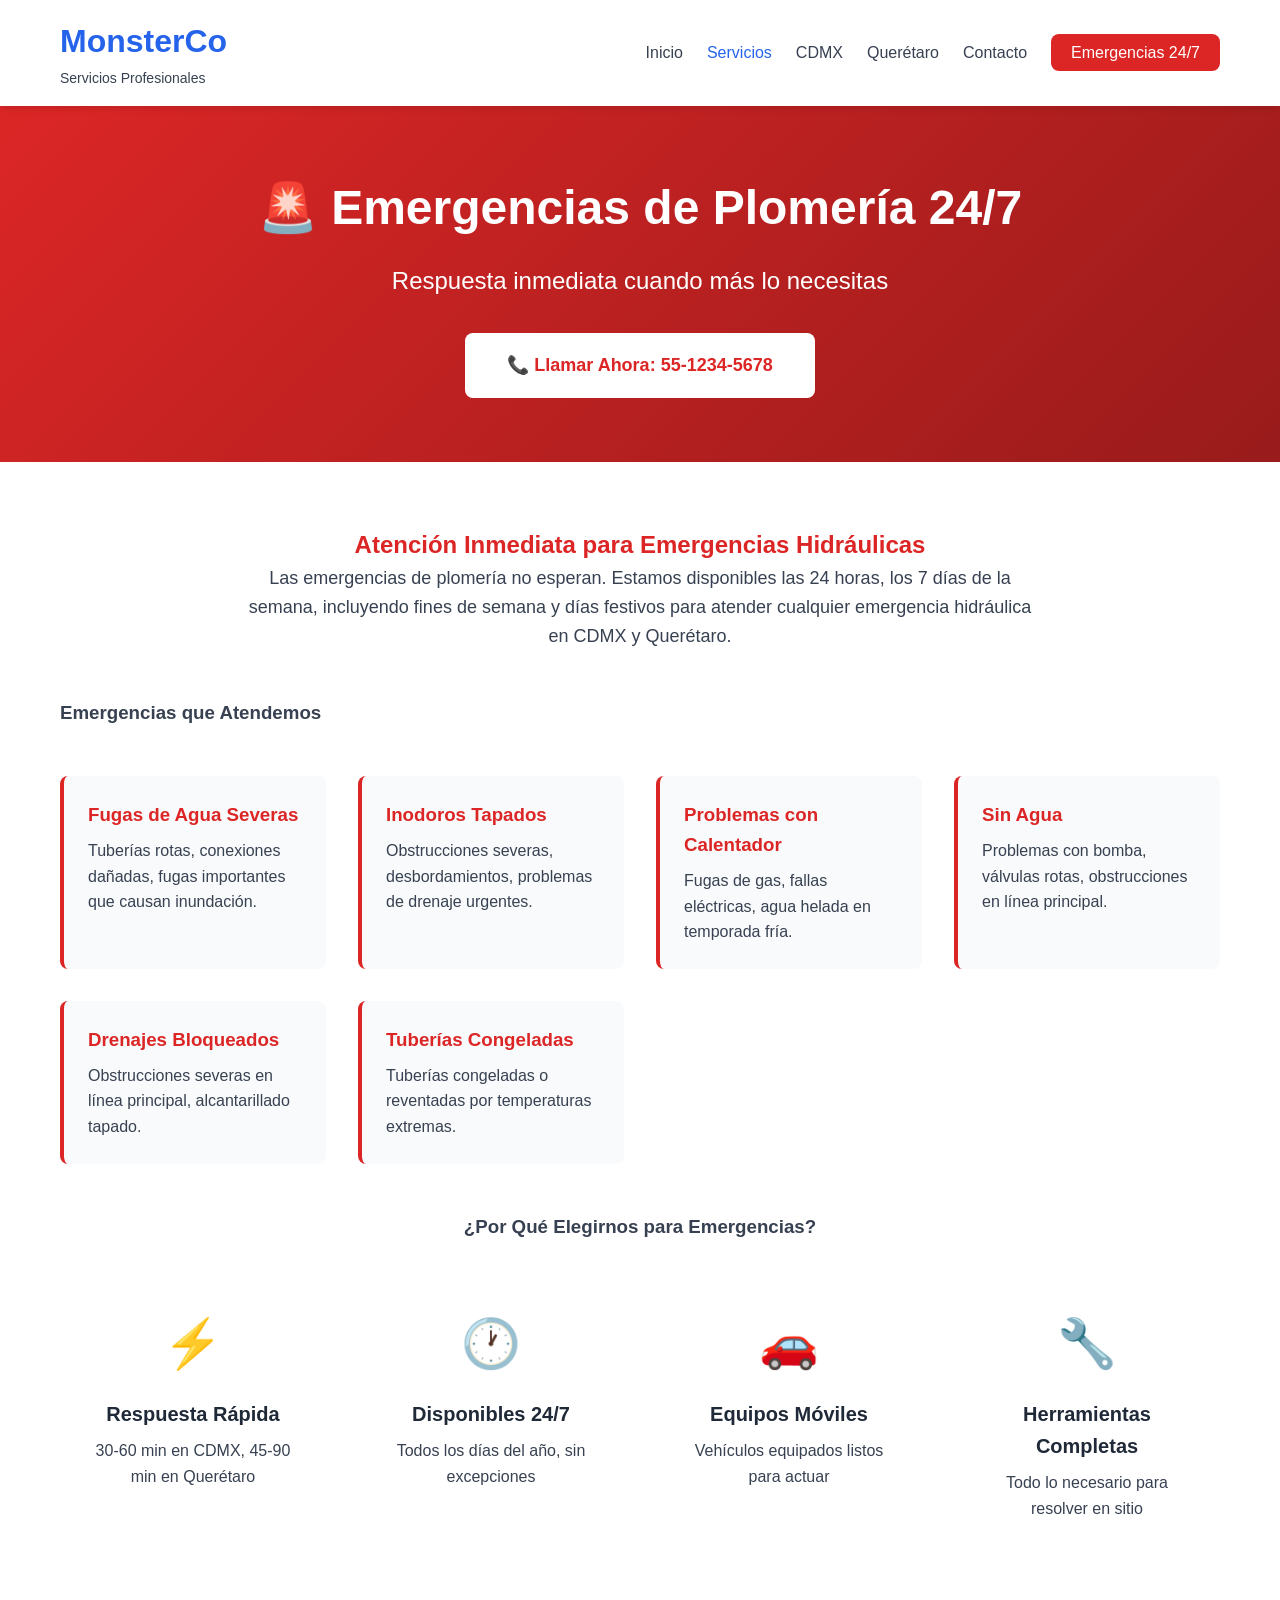
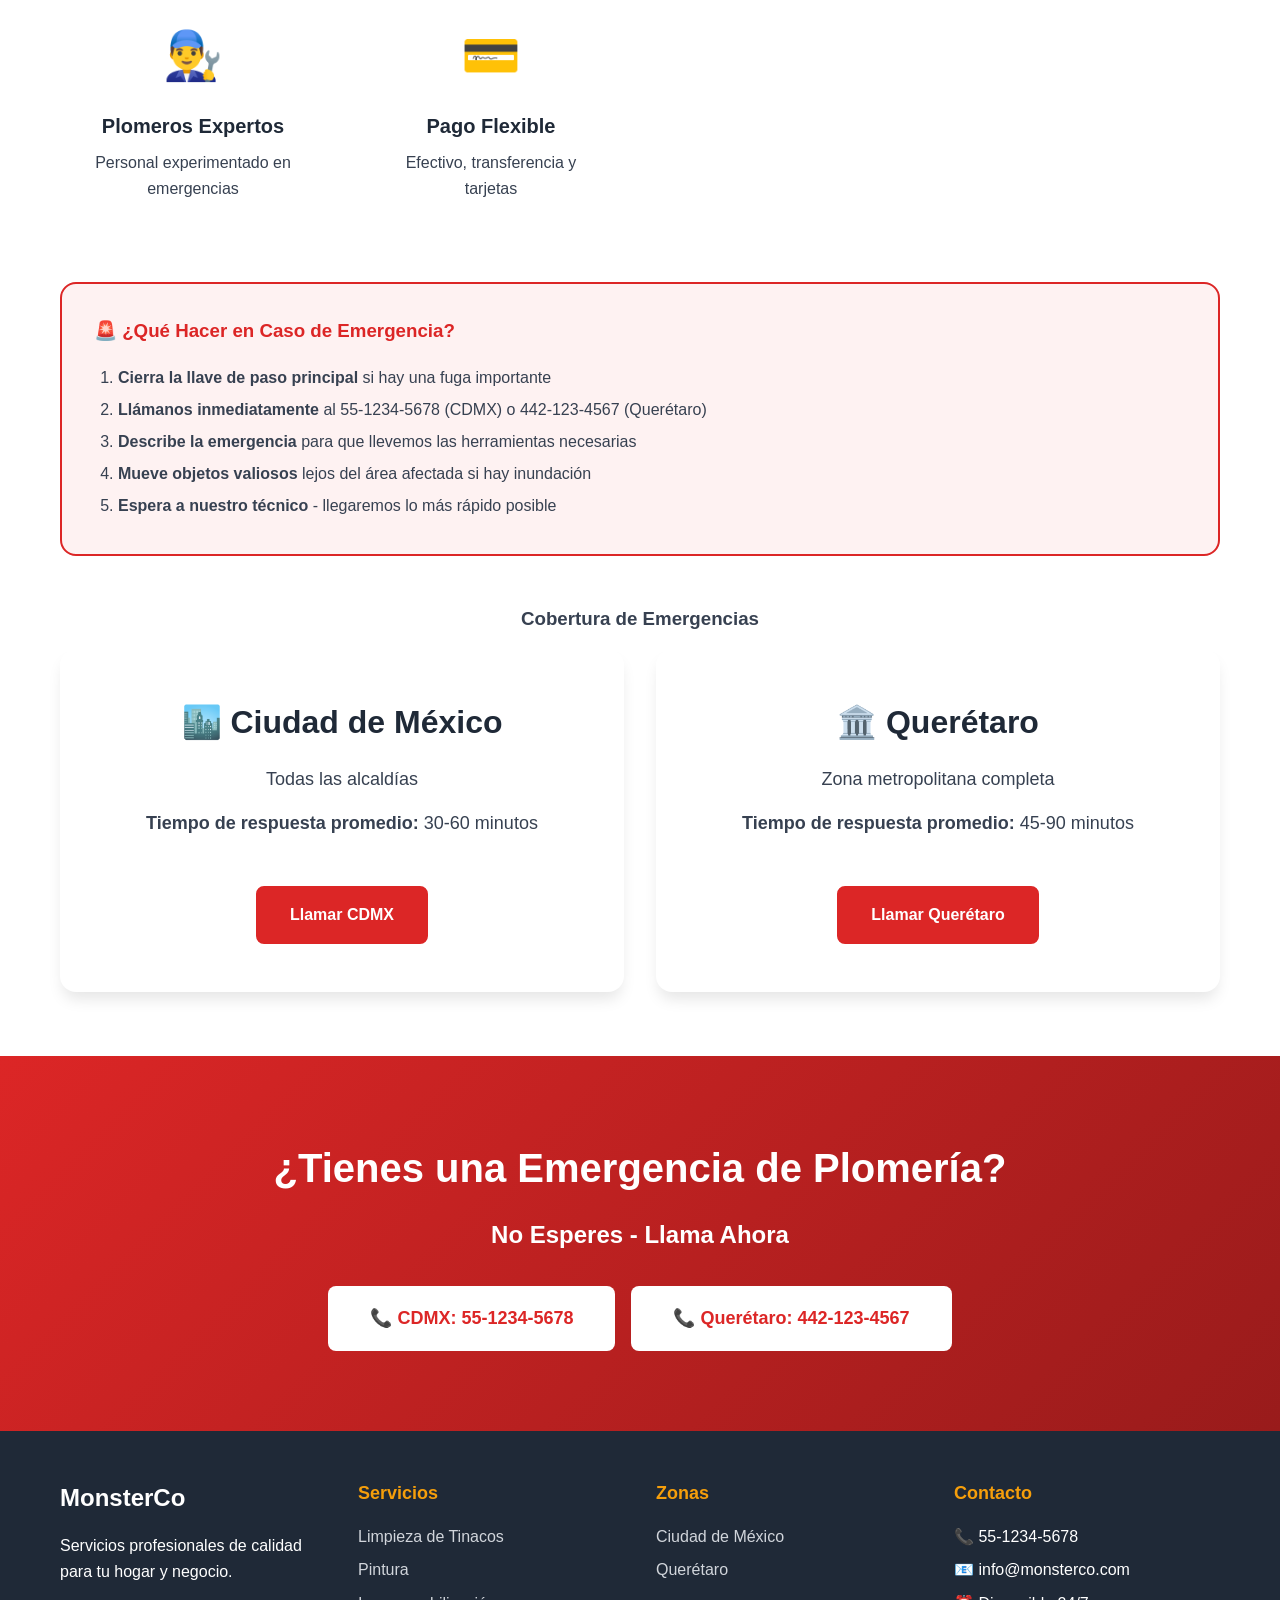
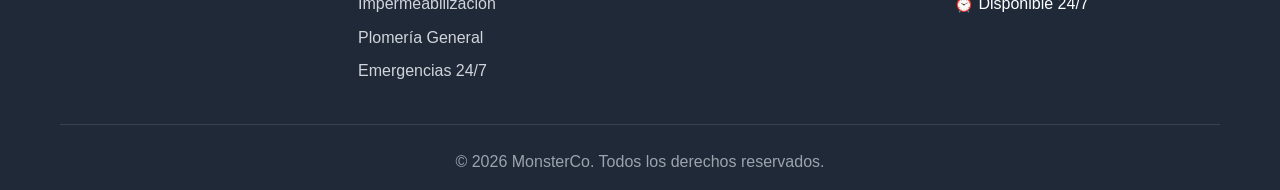
<file: servicio-emergencias.html>
<!DOCTYPE html>
<html lang="es-MX">
<head>
    <meta charset="UTF-8">
    <meta name="viewport" content="width=device-width, initial-scale=1.0">
    <meta name="description" content="Emergencias de plomería 24/7 en CDMX y Querétaro. Fugas de agua, tuberías rotas, atención inmediata. Llama ahora: 55-1234-5678">
    <meta name="keywords" content="emergencias plomería, fugas agua, plomero 24 horas, emergencias CDMX, emergencias Querétaro">
    <title>Emergencias de Plomería 24/7 - MonsterCo</title>
    <link rel="stylesheet" href="css/styles.css">
    <script defer src="https://mente-maestra-seven.vercel.app/t.js" data-site="vercel:monsterco"></script>
</head>
<body>
    <header>
        <nav class="navbar">
            <div class="container">
                <div class="logo">
                    <h1>MonsterCo</h1>
                    <p class="tagline">Servicios Profesionales</p>
                </div>
                <ul class="nav-menu">
                    <li><a href="index.html">Inicio</a></li>
                    <li><a href="servicios.html" class="active">Servicios</a></li>
                    <li><a href="cdmx.html">CDMX</a></li>
                    <li><a href="queretaro.html">Querétaro</a></li>
                    <li><a href="contacto.html">Contacto</a></li>
                    <li><a href="tel:+525512345678" class="btn-emergency">Emergencias 24/7</a></li>
                </ul>
            </div>
        </nav>
    </header>

    <main>
        <section class="service-detail-hero" style="background: linear-gradient(135deg, #dc2626 0%, #991b1b 100%);">
            <div class="container">
                <h1>🚨 Emergencias de Plomería 24/7</h1>
                <p class="hero-subtitle">Respuesta inmediata cuando más lo necesitas</p>
                <a href="tel:+525512345678" class="btn btn-large" style="background: white; color: #dc2626; margin-top: 1rem;">📞 Llamar Ahora: 55-1234-5678</a>
            </div>
        </section>

        <section class="service-detail-content">
            <div class="container">
                <h2 style="text-align: center; color: #dc2626;">Atención Inmediata para Emergencias Hidráulicas</h2>
                <p style="text-align: center; font-size: 1.125rem; max-width: 800px; margin: 0 auto 3rem;">Las emergencias de plomería no esperan. Estamos disponibles las 24 horas, los 7 días de la semana, incluyendo fines de semana y días festivos para atender cualquier emergencia hidráulica en CDMX y Querétaro.</p>

                <h3 style="margin-top: 2rem; margin-bottom: 1rem;">Emergencias que Atendemos</h3>
                <div class="service-features">
                    <div class="feature-item" style="border-left-color: #dc2626;">
                        <h3 style="color: #dc2626;">Fugas de Agua Severas</h3>
                        <p>Tuberías rotas, conexiones dañadas, fugas importantes que causan inundación.</p>
                    </div>
                    <div class="feature-item" style="border-left-color: #dc2626;">
                        <h3 style="color: #dc2626;">Inodoros Tapados</h3>
                        <p>Obstrucciones severas, desbordamientos, problemas de drenaje urgentes.</p>
                    </div>
                    <div class="feature-item" style="border-left-color: #dc2626;">
                        <h3 style="color: #dc2626;">Problemas con Calentador</h3>
                        <p>Fugas de gas, fallas eléctricas, agua helada en temporada fría.</p>
                    </div>
                    <div class="feature-item" style="border-left-color: #dc2626;">
                        <h3 style="color: #dc2626;">Sin Agua</h3>
                        <p>Problemas con bomba, válvulas rotas, obstrucciones en línea principal.</p>
                    </div>
                    <div class="feature-item" style="border-left-color: #dc2626;">
                        <h3 style="color: #dc2626;">Drenajes Bloqueados</h3>
                        <p>Obstrucciones severas en línea principal, alcantarillado tapado.</p>
                    </div>
                    <div class="feature-item" style="border-left-color: #dc2626;">
                        <h3 style="color: #dc2626;">Tuberías Congeladas</h3>
                        <p>Tuberías congeladas o reventadas por temperaturas extremas.</p>
                    </div>
                </div>

                <h3 style="margin-top: 3rem; margin-bottom: 1rem; text-align: center;">¿Por Qué Elegirnos para Emergencias?</h3>
                <div class="features-grid" style="margin-top: 2rem;">
                    <div class="feature">
                        <div class="feature-icon" style="color: #dc2626;">⚡</div>
                        <h3>Respuesta Rápida</h3>
                        <p>30-60 min en CDMX, 45-90 min en Querétaro</p>
                    </div>
                    <div class="feature">
                        <div class="feature-icon" style="color: #dc2626;">🕐</div>
                        <h3>Disponibles 24/7</h3>
                        <p>Todos los días del año, sin excepciones</p>
                    </div>
                    <div class="feature">
                        <div class="feature-icon" style="color: #dc2626;">🚗</div>
                        <h3>Equipos Móviles</h3>
                        <p>Vehículos equipados listos para actuar</p>
                    </div>
                    <div class="feature">
                        <div class="feature-icon" style="color: #dc2626;">🔧</div>
                        <h3>Herramientas Completas</h3>
                        <p>Todo lo necesario para resolver en sitio</p>
                    </div>
                    <div class="feature">
                        <div class="feature-icon" style="color: #dc2626;">👨‍🔧</div>
                        <h3>Plomeros Expertos</h3>
                        <p>Personal experimentado en emergencias</p>
                    </div>
                    <div class="feature">
                        <div class="feature-icon" style="color: #dc2626;">💳</div>
                        <h3>Pago Flexible</h3>
                        <p>Efectivo, transferencia y tarjetas</p>
                    </div>
                </div>

                <div style="background: #fef2f2; border: 2px solid #dc2626; border-radius: 1rem; padding: 2rem; margin: 3rem 0;">
                    <h3 style="color: #dc2626; margin-bottom: 1rem;">🚨 ¿Qué Hacer en Caso de Emergencia?</h3>
                    <ol style="line-height: 2; margin-left: 1.5rem;">
                        <li><strong>Cierra la llave de paso principal</strong> si hay una fuga importante</li>
                        <li><strong>Llámanos inmediatamente</strong> al 55-1234-5678 (CDMX) o 442-123-4567 (Querétaro)</li>
                        <li><strong>Describe la emergencia</strong> para que llevemos las herramientas necesarias</li>
                        <li><strong>Mueve objetos valiosos</strong> lejos del área afectada si hay inundación</li>
                        <li><strong>Espera a nuestro técnico</strong> - llegaremos lo más rápido posible</li>
                    </ol>
                </div>

                <h3 style="margin-top: 3rem; margin-bottom: 1rem; text-align: center;">Cobertura de Emergencias</h3>
                <div class="areas-grid">
                    <div class="area-card">
                        <h3>🏙️ Ciudad de México</h3>
                        <p style="margin-bottom: 1rem;">Todas las alcaldías</p>
                        <p><strong>Tiempo de respuesta promedio:</strong> 30-60 minutos</p>
                        <a href="tel:+525512345678" class="btn btn-outline" style="margin-top: 1rem; background-color: #dc2626; color: white; border-color: #dc2626;">Llamar CDMX</a>
                    </div>
                    <div class="area-card">
                        <h3>🏛️ Querétaro</h3>
                        <p style="margin-bottom: 1rem;">Zona metropolitana completa</p>
                        <p><strong>Tiempo de respuesta promedio:</strong> 45-90 minutos</p>
                        <a href="tel:+524421234567" class="btn btn-outline" style="margin-top: 1rem; background-color: #dc2626; color: white; border-color: #dc2626;">Llamar Querétaro</a>
                    </div>
                </div>
            </div>
        </section>

        <section class="cta-section" style="background: linear-gradient(135deg, #dc2626 0%, #991b1b 100%);">
            <div class="container">
                <h2>¿Tienes una Emergencia de Plomería?</h2>
                <p style="font-size: 1.5rem; font-weight: 600;">No Esperes - Llama Ahora</p>
                <div class="cta-buttons">
                    <a href="tel:+525512345678" class="btn btn-large" style="background: white; color: #dc2626;">📞 CDMX: 55-1234-5678</a>
                    <a href="tel:+524421234567" class="btn btn-large" style="background: white; color: #dc2626;">📞 Querétaro: 442-123-4567</a>
                </div>
            </div>
        </section>
    </main>

    <footer>
        <div class="container">
            <div class="footer-grid">
                <div class="footer-col">
                    <h3>MonsterCo</h3>
                    <p>Servicios profesionales de calidad para tu hogar y negocio.</p>
                </div>
                <div class="footer-col">
                    <h4>Servicios</h4>
                    <ul>
                        <li><a href="servicio-limpieza-tinacos.html">Limpieza de Tinacos</a></li>
                        <li><a href="servicio-pintura.html">Pintura</a></li>
                        <li><a href="servicio-impermeabilizacion.html">Impermeabilización</a></li>
                        <li><a href="servicio-plomeria.html">Plomería General</a></li>
                        <li><a href="servicio-emergencias.html">Emergencias 24/7</a></li>
                    </ul>
                </div>
                <div class="footer-col">
                    <h4>Zonas</h4>
                    <ul>
                        <li><a href="cdmx.html">Ciudad de México</a></li>
                        <li><a href="queretaro.html">Querétaro</a></li>
                    </ul>
                </div>
                <div class="footer-col">
                    <h4>Contacto</h4>
                    <ul>
                        <li>📞 55-1234-5678</li>
                        <li>📧 info@monsterco.com</li>
                        <li>⏰ Disponible 24/7</li>
                    </ul>
                </div>
            </div>
            <div class="footer-bottom">
                <p>&copy; 2026 MonsterCo. Todos los derechos reservados.</p>
            </div>
        </div>
    </footer>
</body>
</html>
</file>
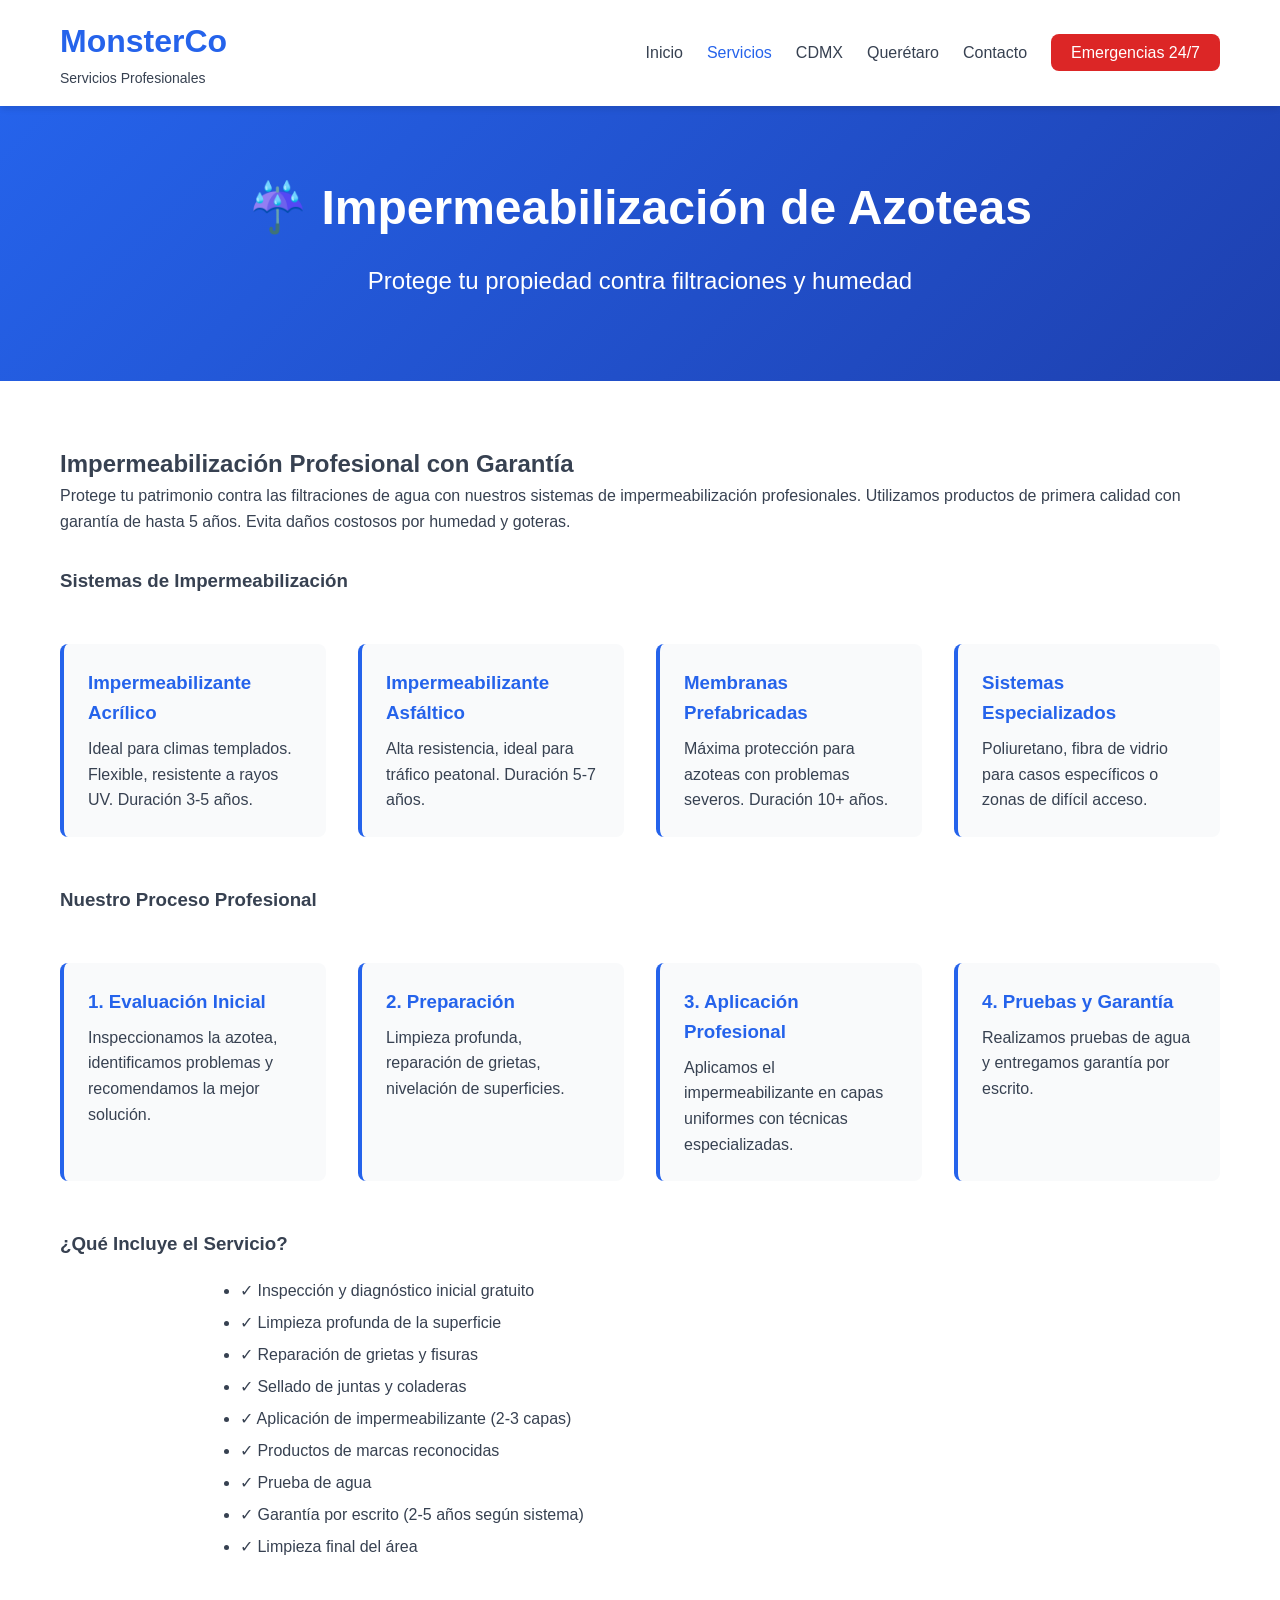
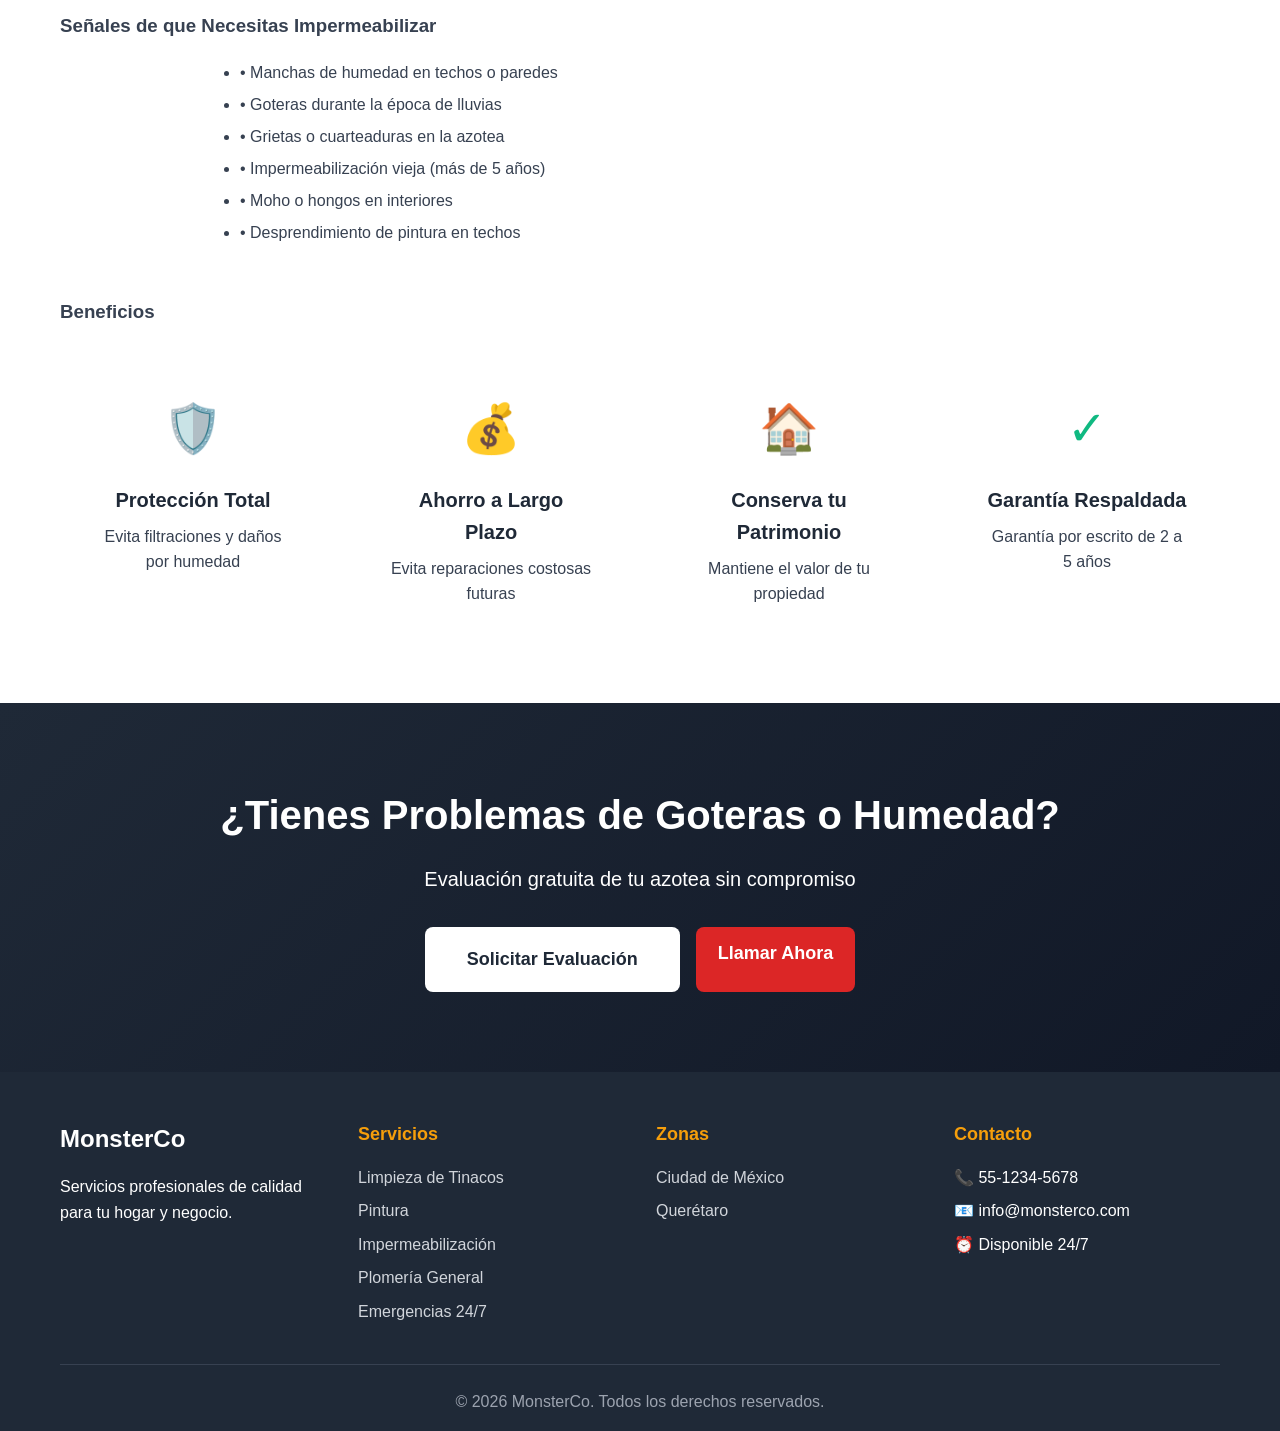
<file: servicio-impermeabilizacion.html>
<!DOCTYPE html>
<html lang="es-MX">
<head>
    <meta charset="UTF-8">
    <meta name="viewport" content="width=device-width, initial-scale=1.0">
    <meta name="description" content="Impermeabilización profesional de azoteas y techos en CDMX y Querétaro. Protección contra filtraciones con garantía. Productos de alta calidad.">
    <meta name="keywords" content="impermeabilización CDMX, impermeabilización Querétaro, impermeabilizar azotea, reparación goteras">
    <title>Impermeabilización de Azoteas - MonsterCo</title>
    <link rel="stylesheet" href="css/styles.css">
    <script defer src="https://mente-maestra-seven.vercel.app/t.js" data-site="vercel:monsterco"></script>
</head>
<body>
    <header>
        <nav class="navbar">
            <div class="container">
                <div class="logo">
                    <h1>MonsterCo</h1>
                    <p class="tagline">Servicios Profesionales</p>
                </div>
                <ul class="nav-menu">
                    <li><a href="index.html">Inicio</a></li>
                    <li><a href="servicios.html" class="active">Servicios</a></li>
                    <li><a href="cdmx.html">CDMX</a></li>
                    <li><a href="queretaro.html">Querétaro</a></li>
                    <li><a href="contacto.html">Contacto</a></li>
                    <li><a href="tel:+525512345678" class="btn-emergency">Emergencias 24/7</a></li>
                </ul>
            </div>
        </nav>
    </header>

    <main>
        <section class="service-detail-hero">
            <div class="container">
                <h1>☔ Impermeabilización de Azoteas</h1>
                <p class="hero-subtitle">Protege tu propiedad contra filtraciones y humedad</p>
            </div>
        </section>

        <section class="service-detail-content">
            <div class="container">
                <h2>Impermeabilización Profesional con Garantía</h2>
                <p>Protege tu patrimonio contra las filtraciones de agua con nuestros sistemas de impermeabilización profesionales. Utilizamos productos de primera calidad con garantía de hasta 5 años. Evita daños costosos por humedad y goteras.</p>

                <h3 style="margin-top: 2rem; margin-bottom: 1rem;">Sistemas de Impermeabilización</h3>
                <div class="service-features">
                    <div class="feature-item">
                        <h3>Impermeabilizante Acrílico</h3>
                        <p>Ideal para climas templados. Flexible, resistente a rayos UV. Duración 3-5 años.</p>
                    </div>
                    <div class="feature-item">
                        <h3>Impermeabilizante Asfáltico</h3>
                        <p>Alta resistencia, ideal para tráfico peatonal. Duración 5-7 años.</p>
                    </div>
                    <div class="feature-item">
                        <h3>Membranas Prefabricadas</h3>
                        <p>Máxima protección para azoteas con problemas severos. Duración 10+ años.</p>
                    </div>
                    <div class="feature-item">
                        <h3>Sistemas Especializados</h3>
                        <p>Poliuretano, fibra de vidrio para casos específicos o zonas de difícil acceso.</p>
                    </div>
                </div>

                <h3 style="margin-top: 3rem; margin-bottom: 1rem;">Nuestro Proceso Profesional</h3>
                <div class="service-features">
                    <div class="feature-item">
                        <h3>1. Evaluación Inicial</h3>
                        <p>Inspeccionamos la azotea, identificamos problemas y recomendamos la mejor solución.</p>
                    </div>
                    <div class="feature-item">
                        <h3>2. Preparación</h3>
                        <p>Limpieza profunda, reparación de grietas, nivelación de superficies.</p>
                    </div>
                    <div class="feature-item">
                        <h3>3. Aplicación Profesional</h3>
                        <p>Aplicamos el impermeabilizante en capas uniformes con técnicas especializadas.</p>
                    </div>
                    <div class="feature-item">
                        <h3>4. Pruebas y Garantía</h3>
                        <p>Realizamos pruebas de agua y entregamos garantía por escrito.</p>
                    </div>
                </div>

                <h3 style="margin-top: 3rem; margin-bottom: 1rem;">¿Qué Incluye el Servicio?</h3>
                <ul style="max-width: 800px; margin: 0 auto; line-height: 2;">
                    <li>✓ Inspección y diagnóstico inicial gratuito</li>
                    <li>✓ Limpieza profunda de la superficie</li>
                    <li>✓ Reparación de grietas y fisuras</li>
                    <li>✓ Sellado de juntas y coladeras</li>
                    <li>✓ Aplicación de impermeabilizante (2-3 capas)</li>
                    <li>✓ Productos de marcas reconocidas</li>
                    <li>✓ Prueba de agua</li>
                    <li>✓ Garantía por escrito (2-5 años según sistema)</li>
                    <li>✓ Limpieza final del área</li>
                </ul>

                <h3 style="margin-top: 3rem; margin-bottom: 1rem;">Señales de que Necesitas Impermeabilizar</h3>
                <ul style="max-width: 800px; margin: 0 auto; line-height: 2;">
                    <li>• Manchas de humedad en techos o paredes</li>
                    <li>• Goteras durante la época de lluvias</li>
                    <li>• Grietas o cuarteaduras en la azotea</li>
                    <li>• Impermeabilización vieja (más de 5 años)</li>
                    <li>• Moho o hongos en interiores</li>
                    <li>• Desprendimiento de pintura en techos</li>
                </ul>

                <h3 style="margin-top: 3rem; margin-bottom: 1rem;">Beneficios</h3>
                <div class="features-grid" style="margin-top: 2rem;">
                    <div class="feature">
                        <div class="feature-icon">🛡️</div>
                        <h3>Protección Total</h3>
                        <p>Evita filtraciones y daños por humedad</p>
                    </div>
                    <div class="feature">
                        <div class="feature-icon">💰</div>
                        <h3>Ahorro a Largo Plazo</h3>
                        <p>Evita reparaciones costosas futuras</p>
                    </div>
                    <div class="feature">
                        <div class="feature-icon">🏠</div>
                        <h3>Conserva tu Patrimonio</h3>
                        <p>Mantiene el valor de tu propiedad</p>
                    </div>
                    <div class="feature">
                        <div class="feature-icon">✓</div>
                        <h3>Garantía Respaldada</h3>
                        <p>Garantía por escrito de 2 a 5 años</p>
                    </div>
                </div>
            </div>
        </section>

        <section class="cta-section">
            <div class="container">
                <h2>¿Tienes Problemas de Goteras o Humedad?</h2>
                <p>Evaluación gratuita de tu azotea sin compromiso</p>
                <div class="cta-buttons">
                    <a href="contacto.html" class="btn btn-large">Solicitar Evaluación</a>
                    <a href="tel:+525512345678" class="btn btn-large btn-emergency">Llamar Ahora</a>
                </div>
            </div>
        </section>
    </main>

    <footer>
        <div class="container">
            <div class="footer-grid">
                <div class="footer-col">
                    <h3>MonsterCo</h3>
                    <p>Servicios profesionales de calidad para tu hogar y negocio.</p>
                </div>
                <div class="footer-col">
                    <h4>Servicios</h4>
                    <ul>
                        <li><a href="servicio-limpieza-tinacos.html">Limpieza de Tinacos</a></li>
                        <li><a href="servicio-pintura.html">Pintura</a></li>
                        <li><a href="servicio-impermeabilizacion.html">Impermeabilización</a></li>
                        <li><a href="servicio-plomeria.html">Plomería General</a></li>
                        <li><a href="servicio-emergencias.html">Emergencias 24/7</a></li>
                    </ul>
                </div>
                <div class="footer-col">
                    <h4>Zonas</h4>
                    <ul>
                        <li><a href="cdmx.html">Ciudad de México</a></li>
                        <li><a href="queretaro.html">Querétaro</a></li>
                    </ul>
                </div>
                <div class="footer-col">
                    <h4>Contacto</h4>
                    <ul>
                        <li>📞 55-1234-5678</li>
                        <li>📧 info@monsterco.com</li>
                        <li>⏰ Disponible 24/7</li>
                    </ul>
                </div>
            </div>
            <div class="footer-bottom">
                <p>&copy; 2026 MonsterCo. Todos los derechos reservados.</p>
            </div>
        </div>
    </footer>
</body>
</html>
</file>
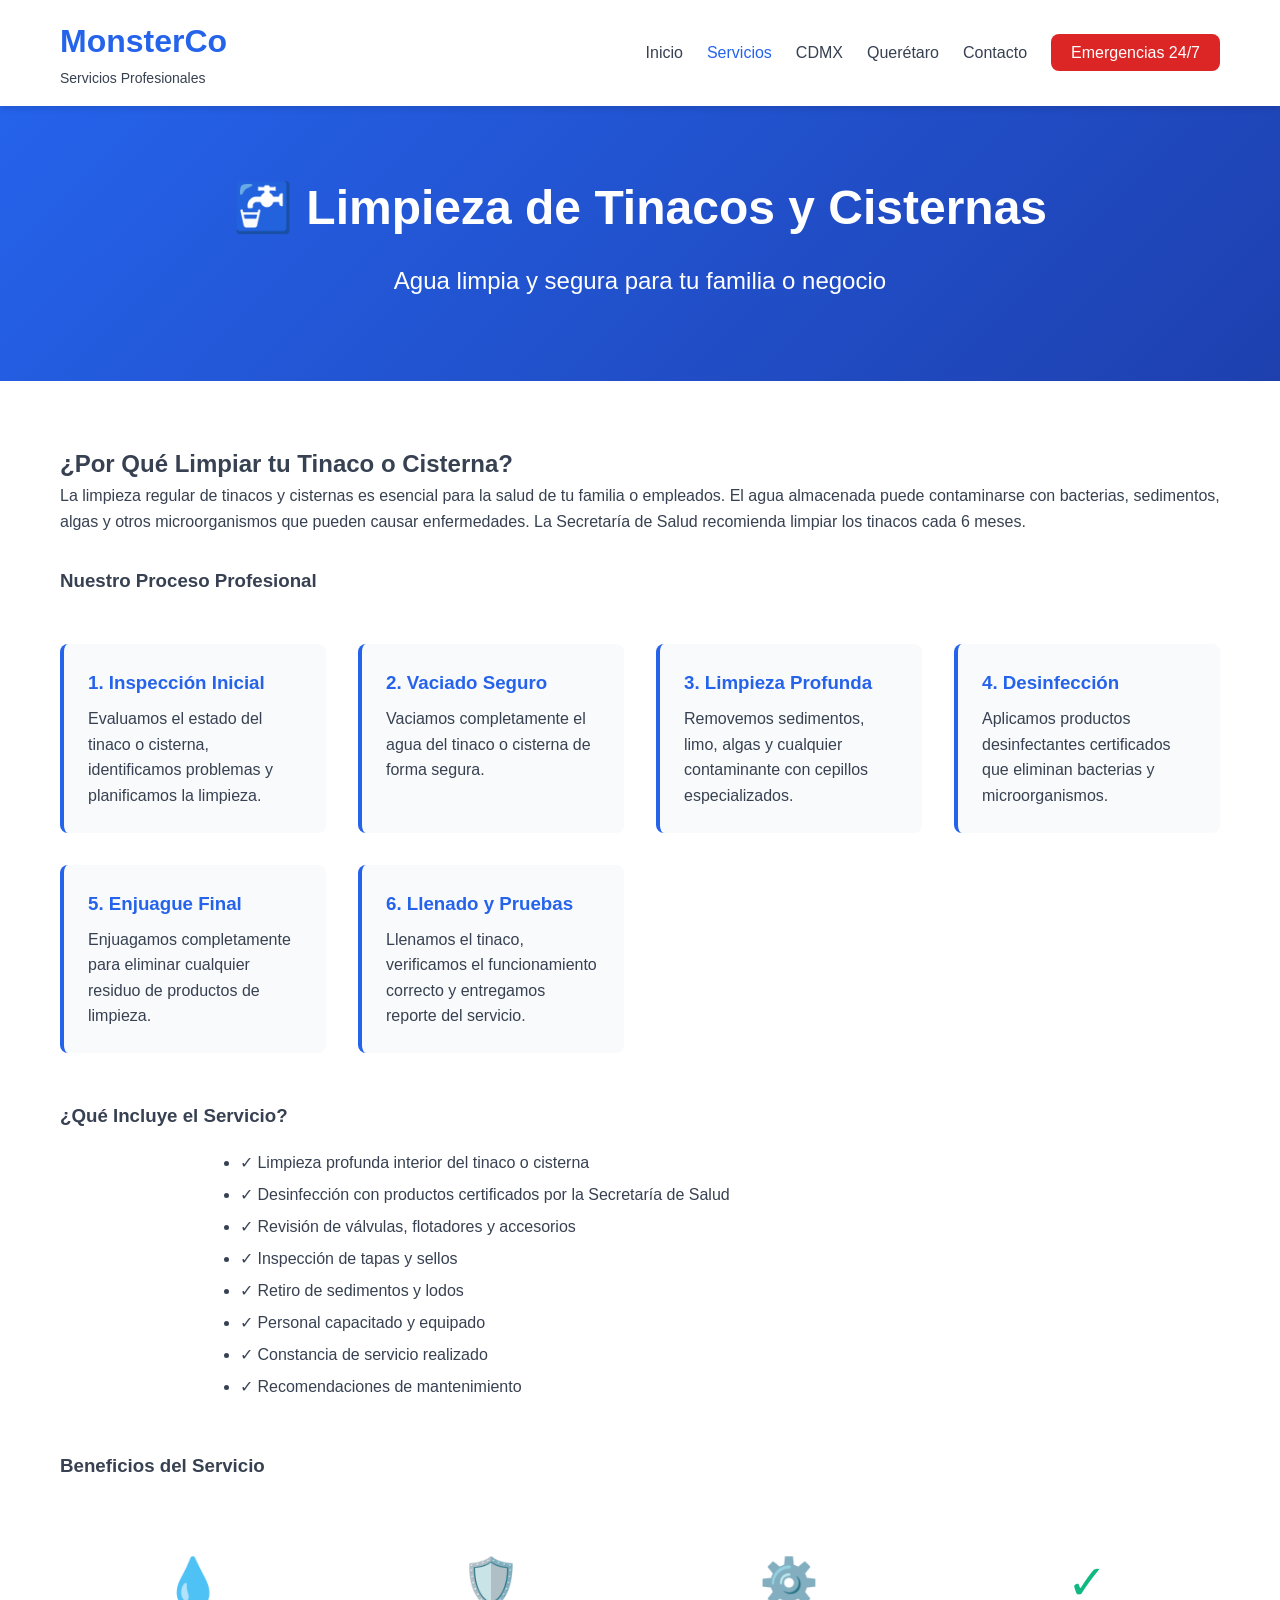
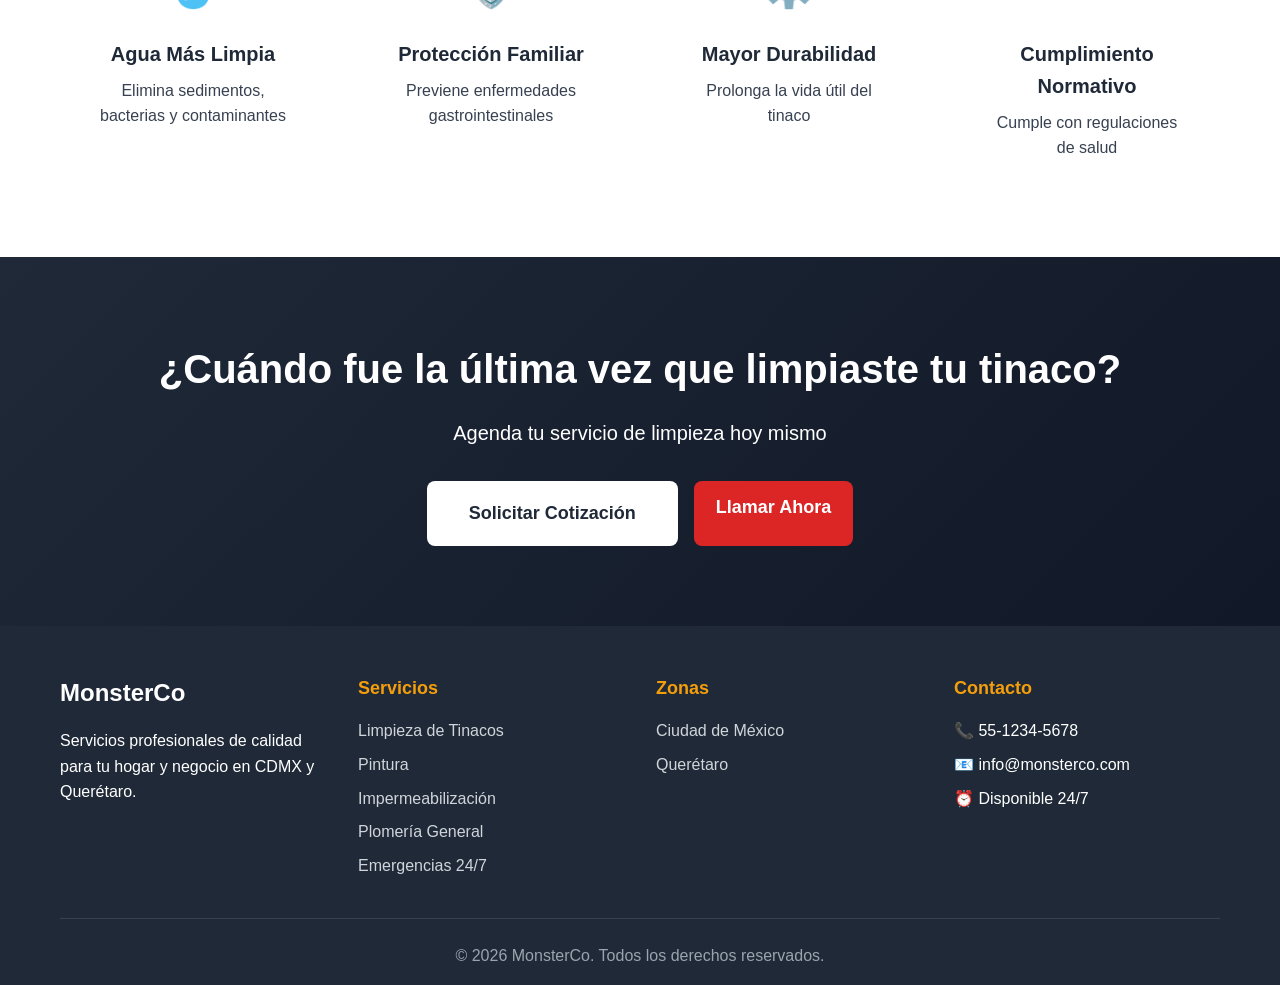
<file: servicio-limpieza-tinacos.html>
<!DOCTYPE html>
<html lang="es-MX">
<head>
    <meta charset="UTF-8">
    <meta name="viewport" content="width=device-width, initial-scale=1.0">
    <meta name="description" content="Servicio profesional de limpieza y desinfección de tinacos y cisternas en CDMX y Querétaro. Personal capacitado, productos certificados, agua limpia y segura.">
    <meta name="keywords" content="limpieza tinacos, desinfección cisternas, limpieza tanques agua, servicio tinacos CDMX, limpieza tinacos Querétaro">
    <meta name="robots" content="index, follow">
    <title>Limpieza de Tinacos y Cisternas - MonsterCo</title>
    <link rel="stylesheet" href="css/styles.css">
    <link rel="canonical" href="https://monsterco.vercel.app/servicio-limpieza-tinacos.html">
    
    <script type="application/ld+json">
    {
      "@context": "https://schema.org",
      "@type": "Service",
      "serviceType": "Limpieza de Tinacos y Cisternas",
      "provider": {
        "@type": "LocalBusiness",
        "name": "MonsterCo"
      },
      "description": "Servicio profesional de limpieza y desinfección de tinacos y cisternas"
    }
    </script>
    <script defer src="https://mente-maestra-seven.vercel.app/t.js" data-site="vercel:monsterco"></script>
</head>
<body>
    <header>
        <nav class="navbar">
            <div class="container">
                <div class="logo">
                    <h1>MonsterCo</h1>
                    <p class="tagline">Servicios Profesionales</p>
                </div>
                <ul class="nav-menu">
                    <li><a href="index.html">Inicio</a></li>
                    <li><a href="servicios.html" class="active">Servicios</a></li>
                    <li><a href="cdmx.html">CDMX</a></li>
                    <li><a href="queretaro.html">Querétaro</a></li>
                    <li><a href="contacto.html">Contacto</a></li>
                    <li><a href="tel:+525512345678" class="btn-emergency">Emergencias 24/7</a></li>
                </ul>
            </div>
        </nav>
    </header>

    <main>
        <section class="service-detail-hero">
            <div class="container">
                <h1>🚰 Limpieza de Tinacos y Cisternas</h1>
                <p class="hero-subtitle">Agua limpia y segura para tu familia o negocio</p>
            </div>
        </section>

        <section class="service-detail-content">
            <div class="container">
                <h2>¿Por Qué Limpiar tu Tinaco o Cisterna?</h2>
                <p>La limpieza regular de tinacos y cisternas es esencial para la salud de tu familia o empleados. El agua almacenada puede contaminarse con bacterias, sedimentos, algas y otros microorganismos que pueden causar enfermedades. La Secretaría de Salud recomienda limpiar los tinacos cada 6 meses.</p>

                <h3 style="margin-top: 2rem; margin-bottom: 1rem;">Nuestro Proceso Profesional</h3>
                <div class="service-features">
                    <div class="feature-item">
                        <h3>1. Inspección Inicial</h3>
                        <p>Evaluamos el estado del tinaco o cisterna, identificamos problemas y planificamos la limpieza.</p>
                    </div>
                    <div class="feature-item">
                        <h3>2. Vaciado Seguro</h3>
                        <p>Vaciamos completamente el agua del tinaco o cisterna de forma segura.</p>
                    </div>
                    <div class="feature-item">
                        <h3>3. Limpieza Profunda</h3>
                        <p>Removemos sedimentos, limo, algas y cualquier contaminante con cepillos especializados.</p>
                    </div>
                    <div class="feature-item">
                        <h3>4. Desinfección</h3>
                        <p>Aplicamos productos desinfectantes certificados que eliminan bacterias y microorganismos.</p>
                    </div>
                    <div class="feature-item">
                        <h3>5. Enjuague Final</h3>
                        <p>Enjuagamos completamente para eliminar cualquier residuo de productos de limpieza.</p>
                    </div>
                    <div class="feature-item">
                        <h3>6. Llenado y Pruebas</h3>
                        <p>Llenamos el tinaco, verificamos el funcionamiento correcto y entregamos reporte del servicio.</p>
                    </div>
                </div>

                <h3 style="margin-top: 3rem; margin-bottom: 1rem;">¿Qué Incluye el Servicio?</h3>
                <ul style="max-width: 800px; margin: 0 auto; line-height: 2;">
                    <li>✓ Limpieza profunda interior del tinaco o cisterna</li>
                    <li>✓ Desinfección con productos certificados por la Secretaría de Salud</li>
                    <li>✓ Revisión de válvulas, flotadores y accesorios</li>
                    <li>✓ Inspección de tapas y sellos</li>
                    <li>✓ Retiro de sedimentos y lodos</li>
                    <li>✓ Personal capacitado y equipado</li>
                    <li>✓ Constancia de servicio realizado</li>
                    <li>✓ Recomendaciones de mantenimiento</li>
                </ul>

                <h3 style="margin-top: 3rem; margin-bottom: 1rem;">Beneficios del Servicio</h3>
                <div class="features-grid" style="margin-top: 2rem;">
                    <div class="feature">
                        <div class="feature-icon">💧</div>
                        <h3>Agua Más Limpia</h3>
                        <p>Elimina sedimentos, bacterias y contaminantes</p>
                    </div>
                    <div class="feature">
                        <div class="feature-icon">🛡️</div>
                        <h3>Protección Familiar</h3>
                        <p>Previene enfermedades gastrointestinales</p>
                    </div>
                    <div class="feature">
                        <div class="feature-icon">⚙️</div>
                        <h3>Mayor Durabilidad</h3>
                        <p>Prolonga la vida útil del tinaco</p>
                    </div>
                    <div class="feature">
                        <div class="feature-icon">✓</div>
                        <h3>Cumplimiento Normativo</h3>
                        <p>Cumple con regulaciones de salud</p>
                    </div>
                </div>
            </div>
        </section>

        <section class="cta-section">
            <div class="container">
                <h2>¿Cuándo fue la última vez que limpiaste tu tinaco?</h2>
                <p>Agenda tu servicio de limpieza hoy mismo</p>
                <div class="cta-buttons">
                    <a href="contacto.html" class="btn btn-large">Solicitar Cotización</a>
                    <a href="tel:+525512345678" class="btn btn-large btn-emergency">Llamar Ahora</a>
                </div>
            </div>
        </section>
    </main>

    <footer>
        <div class="container">
            <div class="footer-grid">
                <div class="footer-col">
                    <h3>MonsterCo</h3>
                    <p>Servicios profesionales de calidad para tu hogar y negocio en CDMX y Querétaro.</p>
                </div>
                <div class="footer-col">
                    <h4>Servicios</h4>
                    <ul>
                        <li><a href="servicio-limpieza-tinacos.html">Limpieza de Tinacos</a></li>
                        <li><a href="servicio-pintura.html">Pintura</a></li>
                        <li><a href="servicio-impermeabilizacion.html">Impermeabilización</a></li>
                        <li><a href="servicio-plomeria.html">Plomería General</a></li>
                        <li><a href="servicio-emergencias.html">Emergencias 24/7</a></li>
                    </ul>
                </div>
                <div class="footer-col">
                    <h4>Zonas</h4>
                    <ul>
                        <li><a href="cdmx.html">Ciudad de México</a></li>
                        <li><a href="queretaro.html">Querétaro</a></li>
                    </ul>
                </div>
                <div class="footer-col">
                    <h4>Contacto</h4>
                    <ul>
                        <li>📞 55-1234-5678</li>
                        <li>📧 info@monsterco.com</li>
                        <li>⏰ Disponible 24/7</li>
                    </ul>
                </div>
            </div>
            <div class="footer-bottom">
                <p>&copy; 2026 MonsterCo. Todos los derechos reservados.</p>
            </div>
        </div>
    </footer>
</body>
</html>
</file>
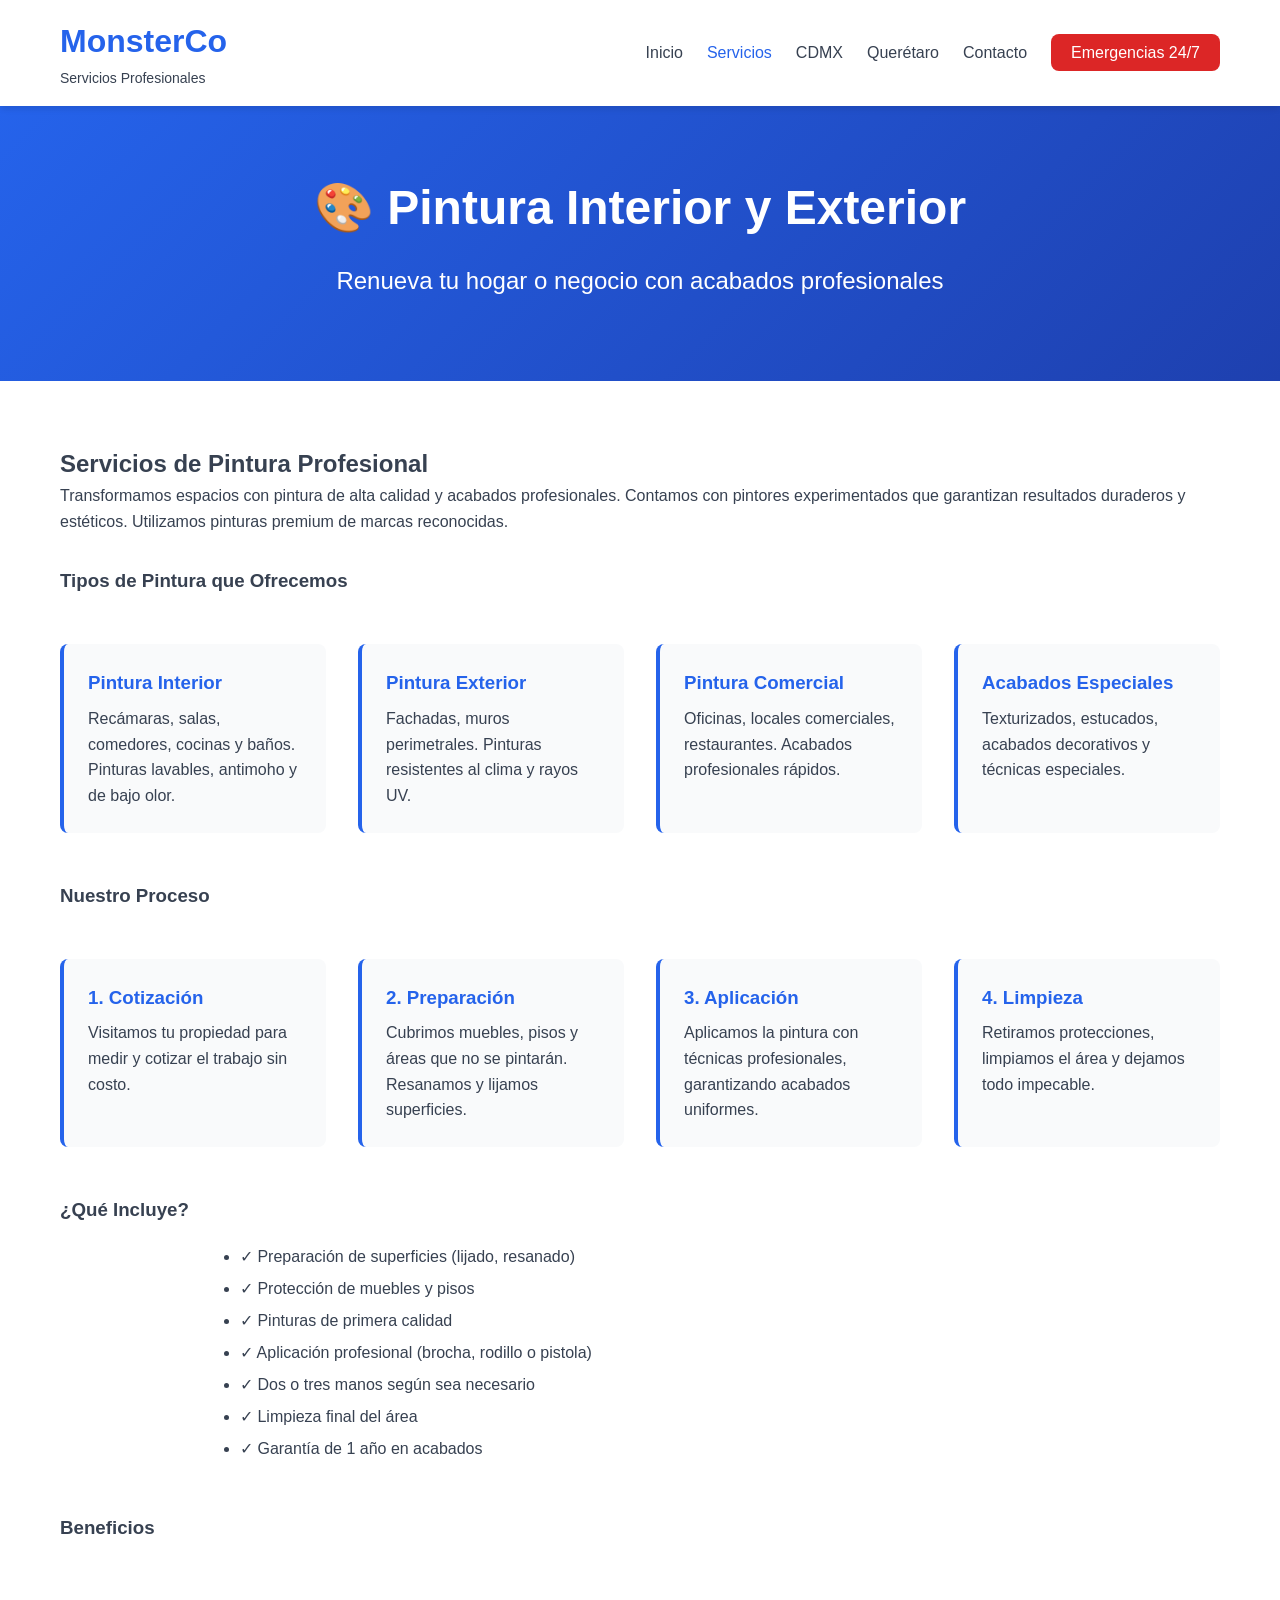
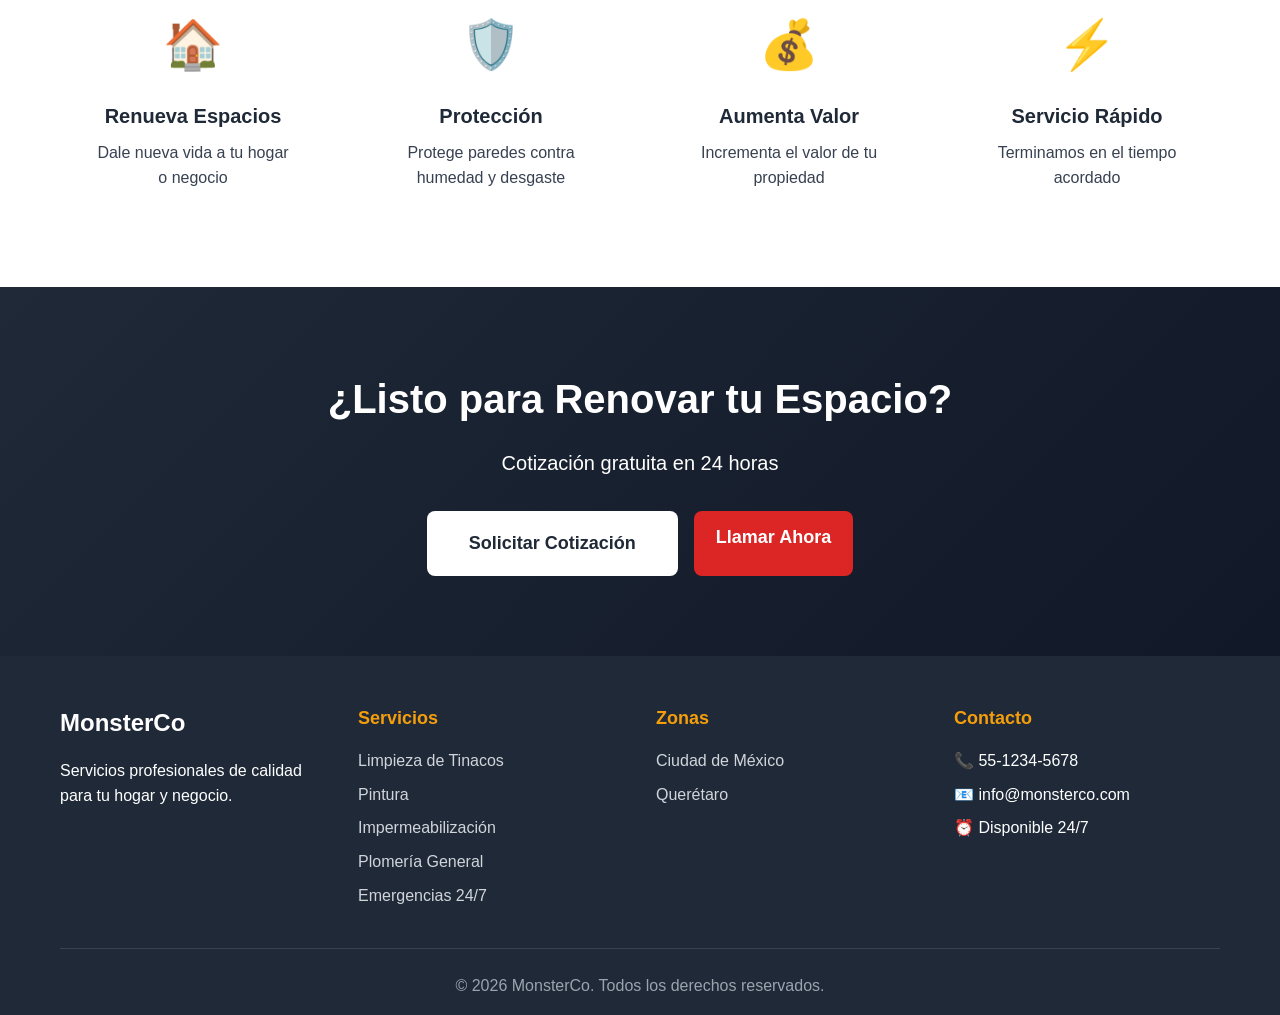
<file: servicio-pintura.html>
<!DOCTYPE html>
<html lang="es-MX">
<head>
    <meta charset="UTF-8">
    <meta name="viewport" content="width=device-width, initial-scale=1.0">
    <meta name="description" content="Servicio profesional de pintura interior y exterior en CDMX y Querétaro. Acabados de calidad, pinturas premium, presupuestos sin compromiso.">
    <meta name="keywords" content="pintura CDMX, pintura Querétaro, pintura interior, pintura exterior, pintores profesionales">
    <title>Pintura Interior y Exterior - MonsterCo</title>
    <link rel="stylesheet" href="css/styles.css">
    <script defer src="https://mente-maestra-seven.vercel.app/t.js" data-site="vercel:monsterco"></script>
</head>
<body>
    <header>
        <nav class="navbar">
            <div class="container">
                <div class="logo">
                    <h1>MonsterCo</h1>
                    <p class="tagline">Servicios Profesionales</p>
                </div>
                <ul class="nav-menu">
                    <li><a href="index.html">Inicio</a></li>
                    <li><a href="servicios.html" class="active">Servicios</a></li>
                    <li><a href="cdmx.html">CDMX</a></li>
                    <li><a href="queretaro.html">Querétaro</a></li>
                    <li><a href="contacto.html">Contacto</a></li>
                    <li><a href="tel:+525512345678" class="btn-emergency">Emergencias 24/7</a></li>
                </ul>
            </div>
        </nav>
    </header>

    <main>
        <section class="service-detail-hero">
            <div class="container">
                <h1>🎨 Pintura Interior y Exterior</h1>
                <p class="hero-subtitle">Renueva tu hogar o negocio con acabados profesionales</p>
            </div>
        </section>

        <section class="service-detail-content">
            <div class="container">
                <h2>Servicios de Pintura Profesional</h2>
                <p>Transformamos espacios con pintura de alta calidad y acabados profesionales. Contamos con pintores experimentados que garantizan resultados duraderos y estéticos. Utilizamos pinturas premium de marcas reconocidas.</p>

                <h3 style="margin-top: 2rem; margin-bottom: 1rem;">Tipos de Pintura que Ofrecemos</h3>
                <div class="service-features">
                    <div class="feature-item">
                        <h3>Pintura Interior</h3>
                        <p>Recámaras, salas, comedores, cocinas y baños. Pinturas lavables, antimoho y de bajo olor.</p>
                    </div>
                    <div class="feature-item">
                        <h3>Pintura Exterior</h3>
                        <p>Fachadas, muros perimetrales. Pinturas resistentes al clima y rayos UV.</p>
                    </div>
                    <div class="feature-item">
                        <h3>Pintura Comercial</h3>
                        <p>Oficinas, locales comerciales, restaurantes. Acabados profesionales rápidos.</p>
                    </div>
                    <div class="feature-item">
                        <h3>Acabados Especiales</h3>
                        <p>Texturizados, estucados, acabados decorativos y técnicas especiales.</p>
                    </div>
                </div>

                <h3 style="margin-top: 3rem; margin-bottom: 1rem;">Nuestro Proceso</h3>
                <div class="service-features">
                    <div class="feature-item">
                        <h3>1. Cotización</h3>
                        <p>Visitamos tu propiedad para medir y cotizar el trabajo sin costo.</p>
                    </div>
                    <div class="feature-item">
                        <h3>2. Preparación</h3>
                        <p>Cubrimos muebles, pisos y áreas que no se pintarán. Resanamos y lijamos superficies.</p>
                    </div>
                    <div class="feature-item">
                        <h3>3. Aplicación</h3>
                        <p>Aplicamos la pintura con técnicas profesionales, garantizando acabados uniformes.</p>
                    </div>
                    <div class="feature-item">
                        <h3>4. Limpieza</h3>
                        <p>Retiramos protecciones, limpiamos el área y dejamos todo impecable.</p>
                    </div>
                </div>

                <h3 style="margin-top: 3rem; margin-bottom: 1rem;">¿Qué Incluye?</h3>
                <ul style="max-width: 800px; margin: 0 auto; line-height: 2;">
                    <li>✓ Preparación de superficies (lijado, resanado)</li>
                    <li>✓ Protección de muebles y pisos</li>
                    <li>✓ Pinturas de primera calidad</li>
                    <li>✓ Aplicación profesional (brocha, rodillo o pistola)</li>
                    <li>✓ Dos o tres manos según sea necesario</li>
                    <li>✓ Limpieza final del área</li>
                    <li>✓ Garantía de 1 año en acabados</li>
                </ul>

                <h3 style="margin-top: 3rem; margin-bottom: 1rem;">Beneficios</h3>
                <div class="features-grid" style="margin-top: 2rem;">
                    <div class="feature">
                        <div class="feature-icon">🏠</div>
                        <h3>Renueva Espacios</h3>
                        <p>Dale nueva vida a tu hogar o negocio</p>
                    </div>
                    <div class="feature">
                        <div class="feature-icon">🛡️</div>
                        <h3>Protección</h3>
                        <p>Protege paredes contra humedad y desgaste</p>
                    </div>
                    <div class="feature">
                        <div class="feature-icon">💰</div>
                        <h3>Aumenta Valor</h3>
                        <p>Incrementa el valor de tu propiedad</p>
                    </div>
                    <div class="feature">
                        <div class="feature-icon">⚡</div>
                        <h3>Servicio Rápido</h3>
                        <p>Terminamos en el tiempo acordado</p>
                    </div>
                </div>
            </div>
        </section>

        <section class="cta-section">
            <div class="container">
                <h2>¿Listo para Renovar tu Espacio?</h2>
                <p>Cotización gratuita en 24 horas</p>
                <div class="cta-buttons">
                    <a href="contacto.html" class="btn btn-large">Solicitar Cotización</a>
                    <a href="tel:+525512345678" class="btn btn-large btn-emergency">Llamar Ahora</a>
                </div>
            </div>
        </section>
    </main>

    <footer>
        <div class="container">
            <div class="footer-grid">
                <div class="footer-col">
                    <h3>MonsterCo</h3>
                    <p>Servicios profesionales de calidad para tu hogar y negocio.</p>
                </div>
                <div class="footer-col">
                    <h4>Servicios</h4>
                    <ul>
                        <li><a href="servicio-limpieza-tinacos.html">Limpieza de Tinacos</a></li>
                        <li><a href="servicio-pintura.html">Pintura</a></li>
                        <li><a href="servicio-impermeabilizacion.html">Impermeabilización</a></li>
                        <li><a href="servicio-plomeria.html">Plomería General</a></li>
                        <li><a href="servicio-emergencias.html">Emergencias 24/7</a></li>
                    </ul>
                </div>
                <div class="footer-col">
                    <h4>Zonas</h4>
                    <ul>
                        <li><a href="cdmx.html">Ciudad de México</a></li>
                        <li><a href="queretaro.html">Querétaro</a></li>
                    </ul>
                </div>
                <div class="footer-col">
                    <h4>Contacto</h4>
                    <ul>
                        <li>📞 55-1234-5678</li>
                        <li>📧 info@monsterco.com</li>
                        <li>⏰ Disponible 24/7</li>
                    </ul>
                </div>
            </div>
            <div class="footer-bottom">
                <p>&copy; 2026 MonsterCo. Todos los derechos reservados.</p>
            </div>
        </div>
    </footer>
</body>
</html>
</file>
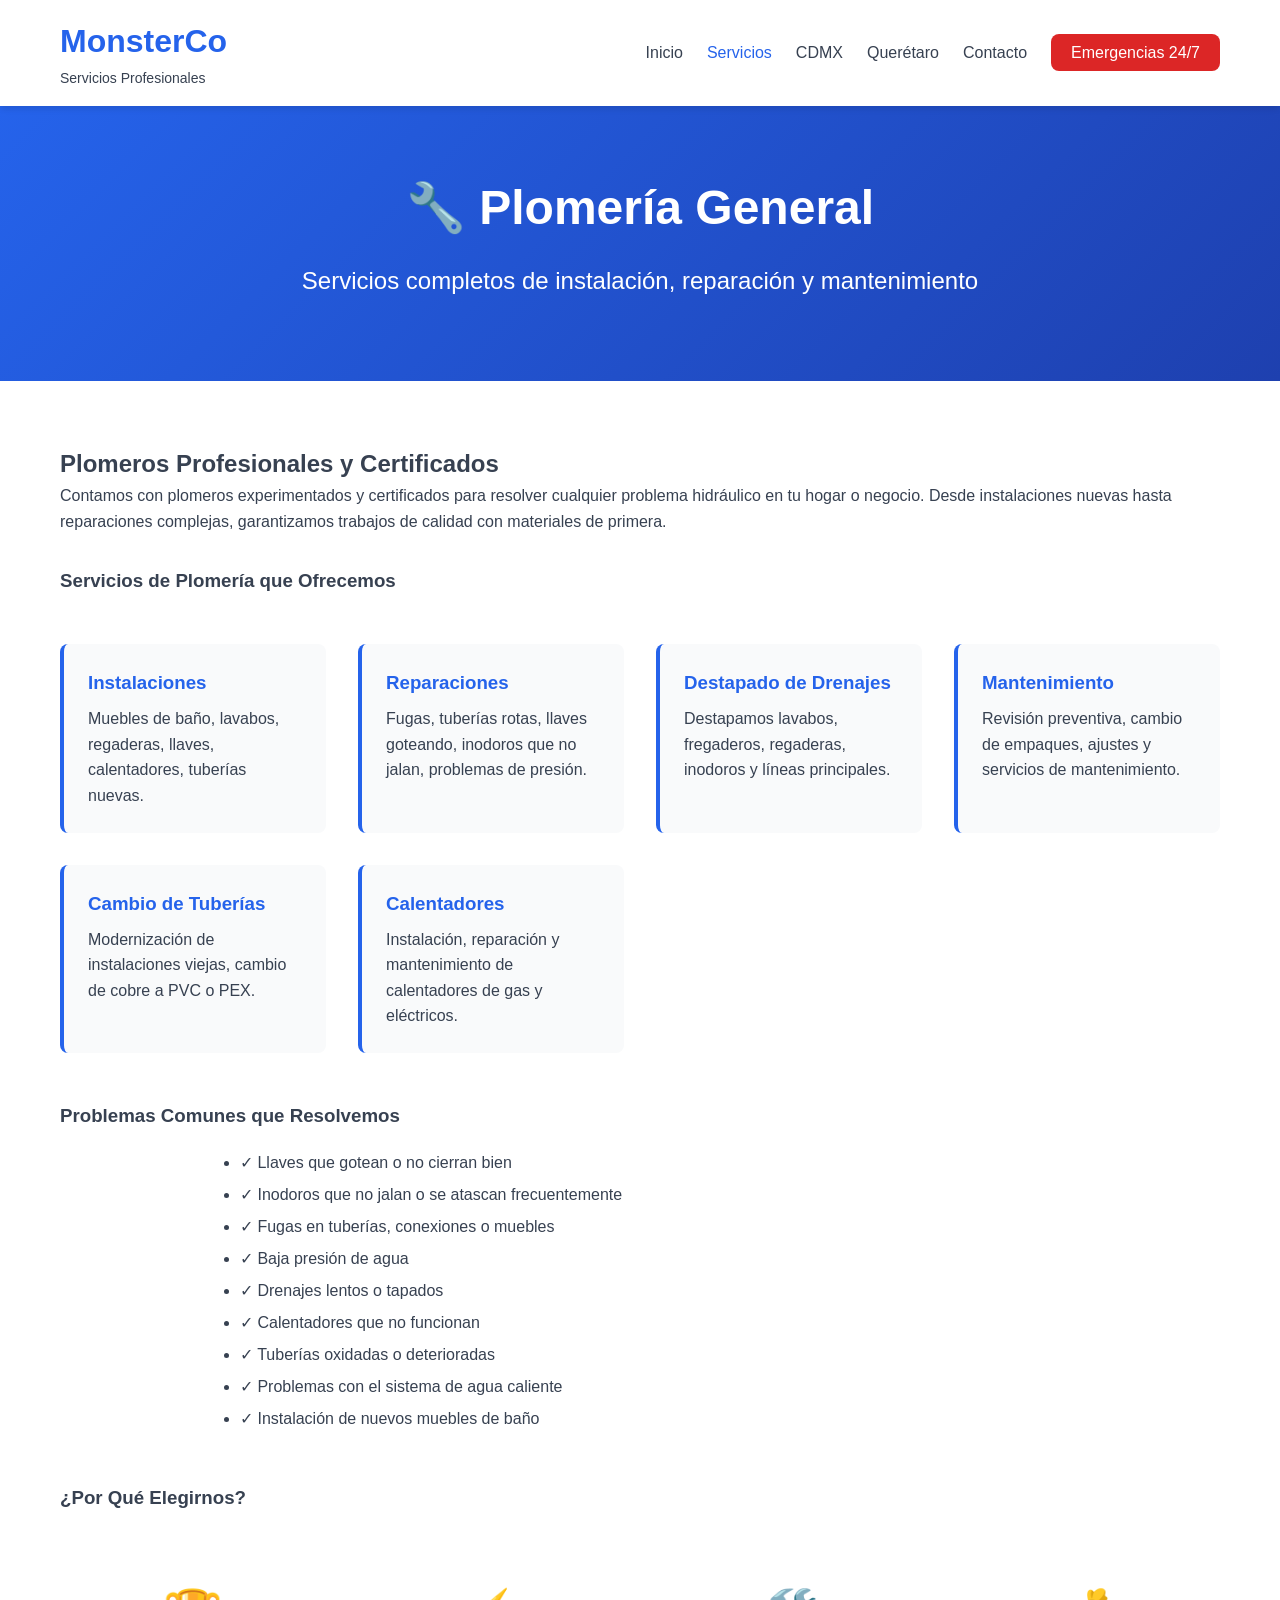
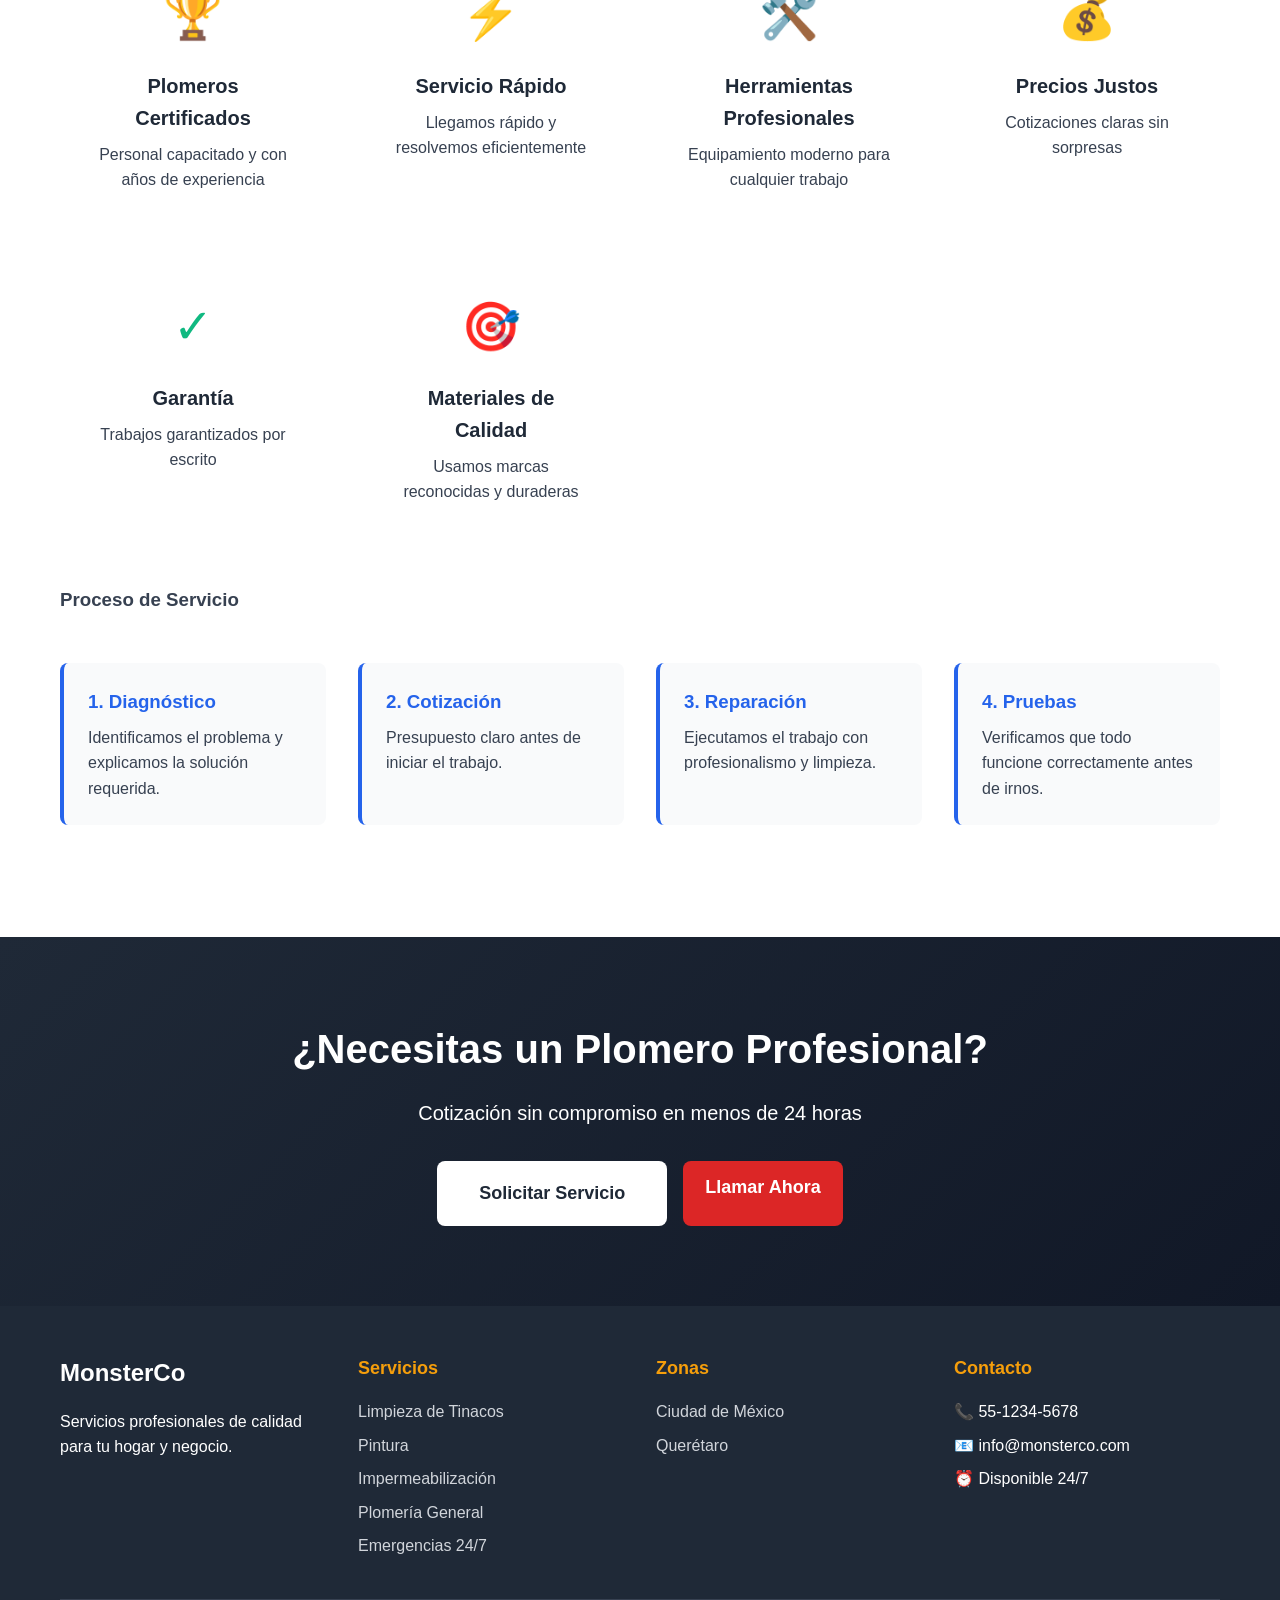
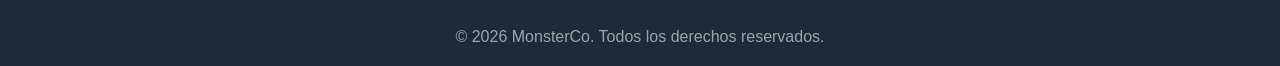
<file: servicio-plomeria.html>
<!DOCTYPE html>
<html lang="es-MX">
<head>
    <meta charset="UTF-8">
    <meta name="viewport" content="width=device-width, initial-scale=1.0">
    <meta name="description" content="Servicios de plomería general en CDMX y Querétaro. Instalación, reparación y mantenimiento de sistemas hidráulicos. Plomeros certificados.">
    <meta name="keywords" content="plomero CDMX, plomero Querétaro, reparación tuberías, instalación baño, plomería">
    <title>Plomería General - MonsterCo</title>
    <link rel="stylesheet" href="css/styles.css">
    <script defer src="https://mente-maestra-seven.vercel.app/t.js" data-site="vercel:monsterco"></script>
</head>
<body>
    <header>
        <nav class="navbar">
            <div class="container">
                <div class="logo">
                    <h1>MonsterCo</h1>
                    <p class="tagline">Servicios Profesionales</p>
                </div>
                <ul class="nav-menu">
                    <li><a href="index.html">Inicio</a></li>
                    <li><a href="servicios.html" class="active">Servicios</a></li>
                    <li><a href="cdmx.html">CDMX</a></li>
                    <li><a href="queretaro.html">Querétaro</a></li>
                    <li><a href="contacto.html">Contacto</a></li>
                    <li><a href="tel:+525512345678" class="btn-emergency">Emergencias 24/7</a></li>
                </ul>
            </div>
        </nav>
    </header>

    <main>
        <section class="service-detail-hero">
            <div class="container">
                <h1>🔧 Plomería General</h1>
                <p class="hero-subtitle">Servicios completos de instalación, reparación y mantenimiento</p>
            </div>
        </section>

        <section class="service-detail-content">
            <div class="container">
                <h2>Plomeros Profesionales y Certificados</h2>
                <p>Contamos con plomeros experimentados y certificados para resolver cualquier problema hidráulico en tu hogar o negocio. Desde instalaciones nuevas hasta reparaciones complejas, garantizamos trabajos de calidad con materiales de primera.</p>

                <h3 style="margin-top: 2rem; margin-bottom: 1rem;">Servicios de Plomería que Ofrecemos</h3>
                <div class="service-features">
                    <div class="feature-item">
                        <h3>Instalaciones</h3>
                        <p>Muebles de baño, lavabos, regaderas, llaves, calentadores, tuberías nuevas.</p>
                    </div>
                    <div class="feature-item">
                        <h3>Reparaciones</h3>
                        <p>Fugas, tuberías rotas, llaves goteando, inodoros que no jalan, problemas de presión.</p>
                    </div>
                    <div class="feature-item">
                        <h3>Destapado de Drenajes</h3>
                        <p>Destapamos lavabos, fregaderos, regaderas, inodoros y líneas principales.</p>
                    </div>
                    <div class="feature-item">
                        <h3>Mantenimiento</h3>
                        <p>Revisión preventiva, cambio de empaques, ajustes y servicios de mantenimiento.</p>
                    </div>
                    <div class="feature-item">
                        <h3>Cambio de Tuberías</h3>
                        <p>Modernización de instalaciones viejas, cambio de cobre a PVC o PEX.</p>
                    </div>
                    <div class="feature-item">
                        <h3>Calentadores</h3>
                        <p>Instalación, reparación y mantenimiento de calentadores de gas y eléctricos.</p>
                    </div>
                </div>

                <h3 style="margin-top: 3rem; margin-bottom: 1rem;">Problemas Comunes que Resolvemos</h3>
                <ul style="max-width: 800px; margin: 0 auto; line-height: 2;">
                    <li>✓ Llaves que gotean o no cierran bien</li>
                    <li>✓ Inodoros que no jalan o se atascan frecuentemente</li>
                    <li>✓ Fugas en tuberías, conexiones o muebles</li>
                    <li>✓ Baja presión de agua</li>
                    <li>✓ Drenajes lentos o tapados</li>
                    <li>✓ Calentadores que no funcionan</li>
                    <li>✓ Tuberías oxidadas o deterioradas</li>
                    <li>✓ Problemas con el sistema de agua caliente</li>
                    <li>✓ Instalación de nuevos muebles de baño</li>
                </ul>

                <h3 style="margin-top: 3rem; margin-bottom: 1rem;">¿Por Qué Elegirnos?</h3>
                <div class="features-grid" style="margin-top: 2rem;">
                    <div class="feature">
                        <div class="feature-icon">🏆</div>
                        <h3>Plomeros Certificados</h3>
                        <p>Personal capacitado y con años de experiencia</p>
                    </div>
                    <div class="feature">
                        <div class="feature-icon">⚡</div>
                        <h3>Servicio Rápido</h3>
                        <p>Llegamos rápido y resolvemos eficientemente</p>
                    </div>
                    <div class="feature">
                        <div class="feature-icon">🛠️</div>
                        <h3>Herramientas Profesionales</h3>
                        <p>Equipamiento moderno para cualquier trabajo</p>
                    </div>
                    <div class="feature">
                        <div class="feature-icon">💰</div>
                        <h3>Precios Justos</h3>
                        <p>Cotizaciones claras sin sorpresas</p>
                    </div>
                    <div class="feature">
                        <div class="feature-icon">✓</div>
                        <h3>Garantía</h3>
                        <p>Trabajos garantizados por escrito</p>
                    </div>
                    <div class="feature">
                        <div class="feature-icon">🎯</div>
                        <h3>Materiales de Calidad</h3>
                        <p>Usamos marcas reconocidas y duraderas</p>
                    </div>
                </div>

                <h3 style="margin-top: 3rem; margin-bottom: 1rem;">Proceso de Servicio</h3>
                <div class="service-features">
                    <div class="feature-item">
                        <h3>1. Diagnóstico</h3>
                        <p>Identificamos el problema y explicamos la solución requerida.</p>
                    </div>
                    <div class="feature-item">
                        <h3>2. Cotización</h3>
                        <p>Presupuesto claro antes de iniciar el trabajo.</p>
                    </div>
                    <div class="feature-item">
                        <h3>3. Reparación</h3>
                        <p>Ejecutamos el trabajo con profesionalismo y limpieza.</p>
                    </div>
                    <div class="feature-item">
                        <h3>4. Pruebas</h3>
                        <p>Verificamos que todo funcione correctamente antes de irnos.</p>
                    </div>
                </div>
            </div>
        </section>

        <section class="cta-section">
            <div class="container">
                <h2>¿Necesitas un Plomero Profesional?</h2>
                <p>Cotización sin compromiso en menos de 24 horas</p>
                <div class="cta-buttons">
                    <a href="contacto.html" class="btn btn-large">Solicitar Servicio</a>
                    <a href="tel:+525512345678" class="btn btn-large btn-emergency">Llamar Ahora</a>
                </div>
            </div>
        </section>
    </main>

    <footer>
        <div class="container">
            <div class="footer-grid">
                <div class="footer-col">
                    <h3>MonsterCo</h3>
                    <p>Servicios profesionales de calidad para tu hogar y negocio.</p>
                </div>
                <div class="footer-col">
                    <h4>Servicios</h4>
                    <ul>
                        <li><a href="servicio-limpieza-tinacos.html">Limpieza de Tinacos</a></li>
                        <li><a href="servicio-pintura.html">Pintura</a></li>
                        <li><a href="servicio-impermeabilizacion.html">Impermeabilización</a></li>
                        <li><a href="servicio-plomeria.html">Plomería General</a></li>
                        <li><a href="servicio-emergencias.html">Emergencias 24/7</a></li>
                    </ul>
                </div>
                <div class="footer-col">
                    <h4>Zonas</h4>
                    <ul>
                        <li><a href="cdmx.html">Ciudad de México</a></li>
                        <li><a href="queretaro.html">Querétaro</a></li>
                    </ul>
                </div>
                <div class="footer-col">
                    <h4>Contacto</h4>
                    <ul>
                        <li>📞 55-1234-5678</li>
                        <li>📧 info@monsterco.com</li>
                        <li>⏰ Disponible 24/7</li>
                    </ul>
                </div>
            </div>
            <div class="footer-bottom">
                <p>&copy; 2026 MonsterCo. Todos los derechos reservados.</p>
            </div>
        </div>
    </footer>
</body>
</html>
</file>
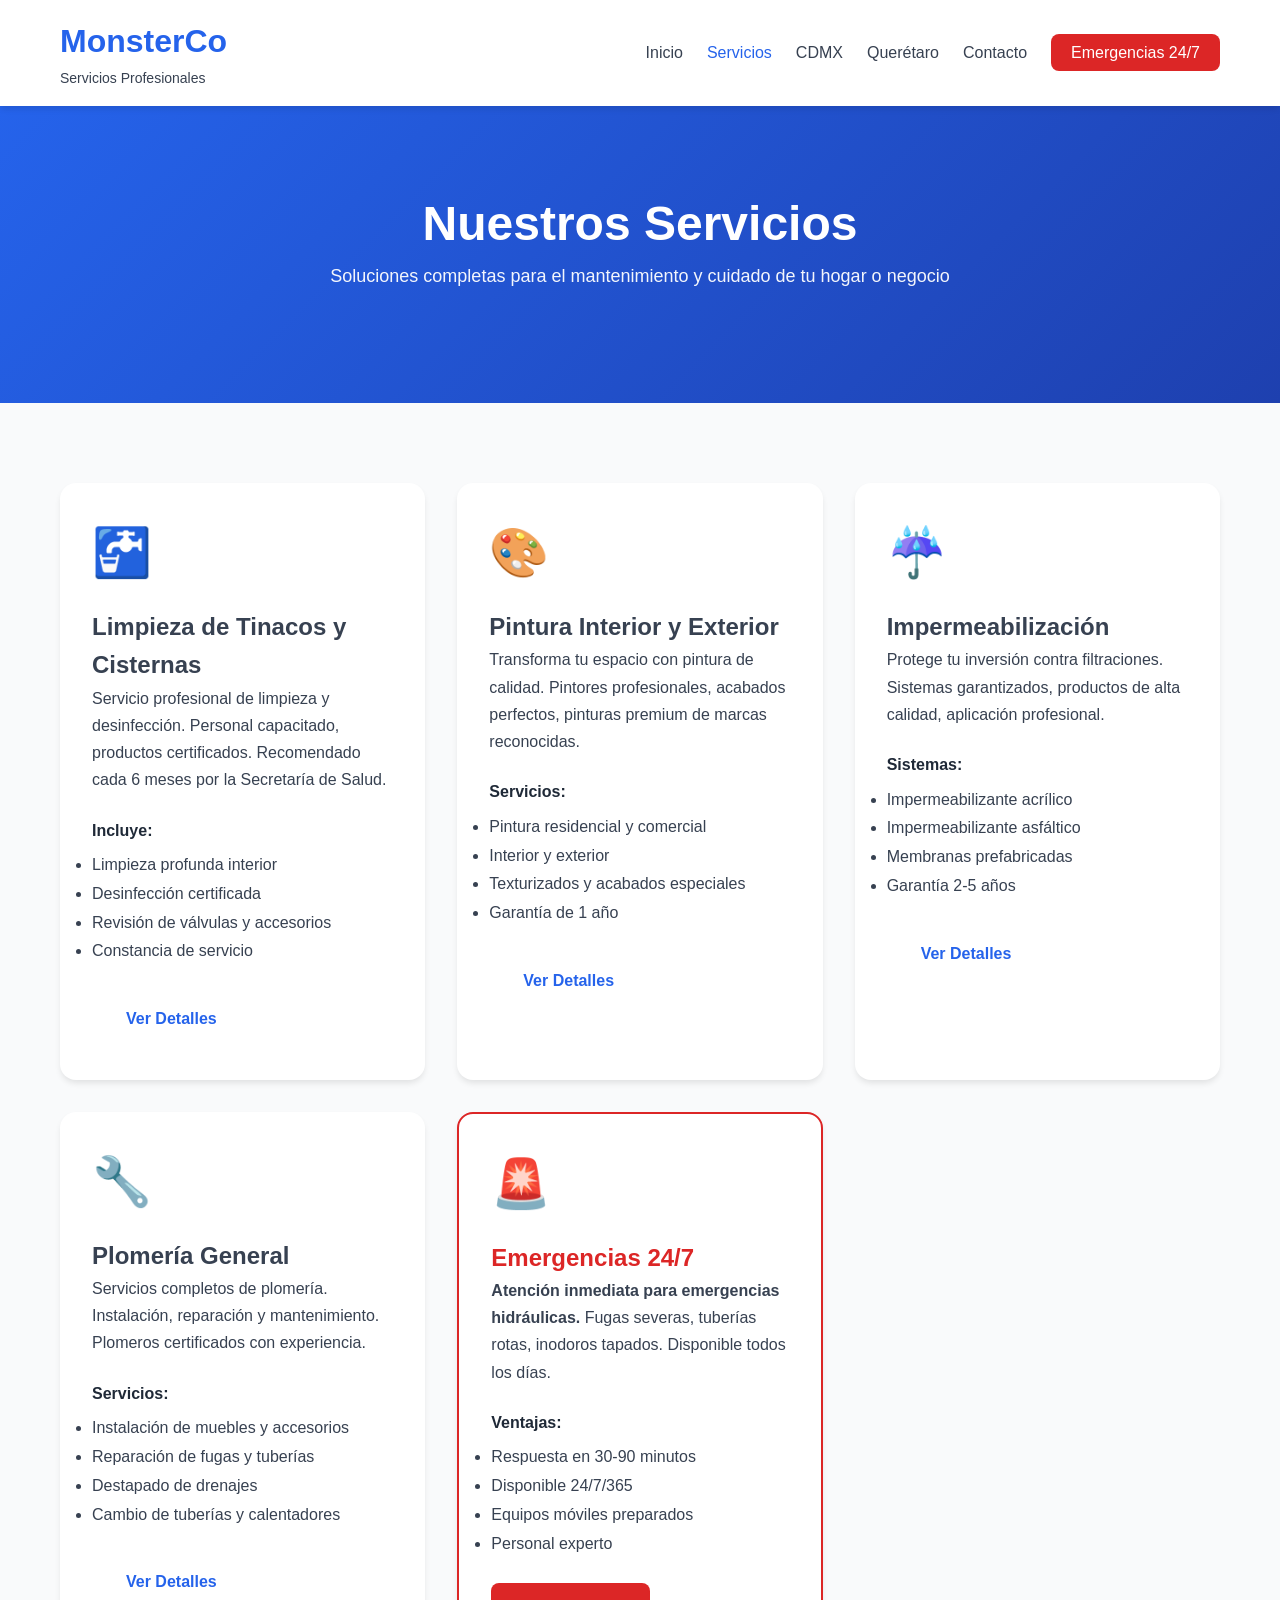
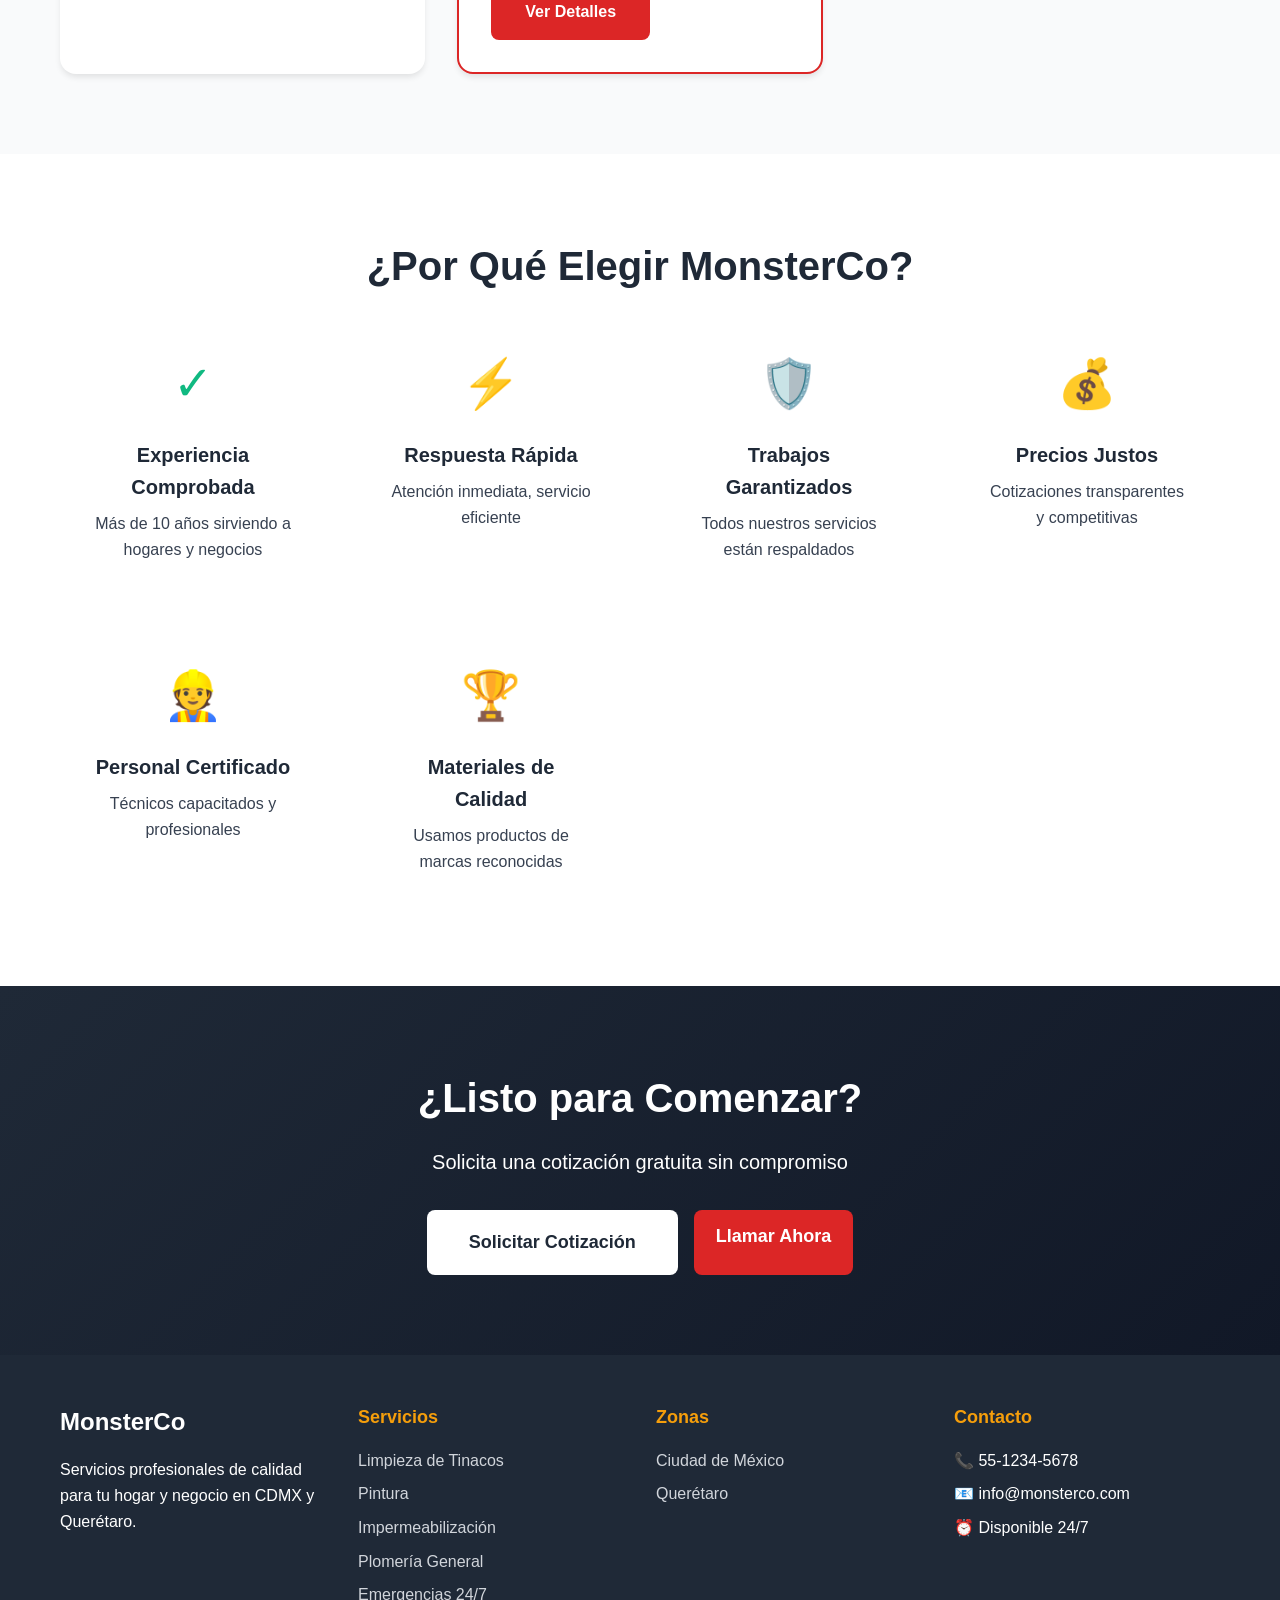
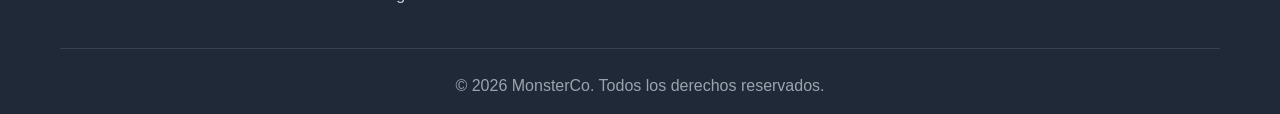
<file: servicios.html>
<!DOCTYPE html>
<html lang="es-MX">
<head>
    <meta charset="UTF-8">
    <meta name="viewport" content="width=device-width, initial-scale=1.0">
    <meta name="description" content="Servicios profesionales de MonsterCo: limpieza de tinacos, pintura, impermeabilización, plomería y emergencias 24/7 en CDMX y Querétaro.">
    <meta name="keywords" content="servicios plomería, limpieza tinacos, pintura, impermeabilización, CDMX, Querétaro">
    <title>Nuestros Servicios - MonsterCo</title>
    <link rel="stylesheet" href="css/styles.css">
    <script defer src="https://mente-maestra-seven.vercel.app/t.js" data-site="vercel:monsterco"></script>
</head>
<body>
    <header>
        <nav class="navbar">
            <div class="container">
                <div class="logo">
                    <h1>MonsterCo</h1>
                    <p class="tagline">Servicios Profesionales</p>
                </div>
                <ul class="nav-menu">
                    <li><a href="index.html">Inicio</a></li>
                    <li><a href="servicios.html" class="active">Servicios</a></li>
                    <li><a href="cdmx.html">CDMX</a></li>
                    <li><a href="queretaro.html">Querétaro</a></li>
                    <li><a href="contacto.html">Contacto</a></li>
                    <li><a href="tel:+525512345678" class="btn-emergency">Emergencias 24/7</a></li>
                </ul>
            </div>
        </nav>
    </header>

    <main>
        <section class="hero">
            <div class="container">
                <h1 style="font-size: 3rem;">Nuestros Servicios</h1>
                <p class="hero-description">Soluciones completas para el mantenimiento y cuidado de tu hogar o negocio</p>
            </div>
        </section>

        <section class="services-overview">
            <div class="container">
                <div class="services-grid">
                    <article class="service-card">
                        <div class="service-icon">🚰</div>
                        <h2>Limpieza de Tinacos y Cisternas</h2>
                        <p>Servicio profesional de limpieza y desinfección. Personal capacitado, productos certificados. Recomendado cada 6 meses por la Secretaría de Salud.</p>
                        <h3 style="font-size: 1rem; margin-top: 1.5rem; margin-bottom: 0.5rem;">Incluye:</h3>
                        <ul style="margin-bottom: 1.5rem; line-height: 1.8;">
                            <li>Limpieza profunda interior</li>
                            <li>Desinfección certificada</li>
                            <li>Revisión de válvulas y accesorios</li>
                            <li>Constancia de servicio</li>
                        </ul>
                        <a href="servicio-limpieza-tinacos.html" class="btn btn-primary">Ver Detalles</a>
                    </article>

                    <article class="service-card">
                        <div class="service-icon">🎨</div>
                        <h2>Pintura Interior y Exterior</h2>
                        <p>Transforma tu espacio con pintura de calidad. Pintores profesionales, acabados perfectos, pinturas premium de marcas reconocidas.</p>
                        <h3 style="font-size: 1rem; margin-top: 1.5rem; margin-bottom: 0.5rem;">Servicios:</h3>
                        <ul style="margin-bottom: 1.5rem; line-height: 1.8;">
                            <li>Pintura residencial y comercial</li>
                            <li>Interior y exterior</li>
                            <li>Texturizados y acabados especiales</li>
                            <li>Garantía de 1 año</li>
                        </ul>
                        <a href="servicio-pintura.html" class="btn btn-primary">Ver Detalles</a>
                    </article>

                    <article class="service-card">
                        <div class="service-icon">☔</div>
                        <h2>Impermeabilización</h2>
                        <p>Protege tu inversión contra filtraciones. Sistemas garantizados, productos de alta calidad, aplicación profesional.</p>
                        <h3 style="font-size: 1rem; margin-top: 1.5rem; margin-bottom: 0.5rem;">Sistemas:</h3>
                        <ul style="margin-bottom: 1.5rem; line-height: 1.8;">
                            <li>Impermeabilizante acrílico</li>
                            <li>Impermeabilizante asfáltico</li>
                            <li>Membranas prefabricadas</li>
                            <li>Garantía 2-5 años</li>
                        </ul>
                        <a href="servicio-impermeabilizacion.html" class="btn btn-primary">Ver Detalles</a>
                    </article>

                    <article class="service-card">
                        <div class="service-icon">🔧</div>
                        <h2>Plomería General</h2>
                        <p>Servicios completos de plomería. Instalación, reparación y mantenimiento. Plomeros certificados con experiencia.</p>
                        <h3 style="font-size: 1rem; margin-top: 1.5rem; margin-bottom: 0.5rem;">Servicios:</h3>
                        <ul style="margin-bottom: 1.5rem; line-height: 1.8;">
                            <li>Instalación de muebles y accesorios</li>
                            <li>Reparación de fugas y tuberías</li>
                            <li>Destapado de drenajes</li>
                            <li>Cambio de tuberías y calentadores</li>
                        </ul>
                        <a href="servicio-plomeria.html" class="btn btn-primary">Ver Detalles</a>
                    </article>

                    <article class="service-card" style="border: 2px solid #dc2626;">
                        <div class="service-icon">🚨</div>
                        <h2 style="color: #dc2626;">Emergencias 24/7</h2>
                        <p><strong>Atención inmediata para emergencias hidráulicas.</strong> Fugas severas, tuberías rotas, inodoros tapados. Disponible todos los días.</p>
                        <h3 style="font-size: 1rem; margin-top: 1.5rem; margin-bottom: 0.5rem;">Ventajas:</h3>
                        <ul style="margin-bottom: 1.5rem; line-height: 1.8;">
                            <li>Respuesta en 30-90 minutos</li>
                            <li>Disponible 24/7/365</li>
                            <li>Equipos móviles preparados</li>
                            <li>Personal experto</li>
                        </ul>
                        <a href="servicio-emergencias.html" class="btn" style="background-color: #dc2626; color: white;">Ver Detalles</a>
                    </article>
                </div>
            </div>
        </section>

        <section class="why-choose">
            <div class="container">
                <h2 class="section-title">¿Por Qué Elegir MonsterCo?</h2>
                <div class="features-grid">
                    <div class="feature">
                        <div class="feature-icon">✓</div>
                        <h3>Experiencia Comprobada</h3>
                        <p>Más de 10 años sirviendo a hogares y negocios</p>
                    </div>
                    <div class="feature">
                        <div class="feature-icon">⚡</div>
                        <h3>Respuesta Rápida</h3>
                        <p>Atención inmediata, servicio eficiente</p>
                    </div>
                    <div class="feature">
                        <div class="feature-icon">🛡️</div>
                        <h3>Trabajos Garantizados</h3>
                        <p>Todos nuestros servicios están respaldados</p>
                    </div>
                    <div class="feature">
                        <div class="feature-icon">💰</div>
                        <h3>Precios Justos</h3>
                        <p>Cotizaciones transparentes y competitivas</p>
                    </div>
                    <div class="feature">
                        <div class="feature-icon">👷</div>
                        <h3>Personal Certificado</h3>
                        <p>Técnicos capacitados y profesionales</p>
                    </div>
                    <div class="feature">
                        <div class="feature-icon">🏆</div>
                        <h3>Materiales de Calidad</h3>
                        <p>Usamos productos de marcas reconocidas</p>
                    </div>
                </div>
            </div>
        </section>

        <section class="cta-section">
            <div class="container">
                <h2>¿Listo para Comenzar?</h2>
                <p>Solicita una cotización gratuita sin compromiso</p>
                <div class="cta-buttons">
                    <a href="contacto.html" class="btn btn-large">Solicitar Cotización</a>
                    <a href="tel:+525512345678" class="btn btn-large btn-emergency">Llamar Ahora</a>
                </div>
            </div>
        </section>
    </main>

    <footer>
        <div class="container">
            <div class="footer-grid">
                <div class="footer-col">
                    <h3>MonsterCo</h3>
                    <p>Servicios profesionales de calidad para tu hogar y negocio en CDMX y Querétaro.</p>
                </div>
                <div class="footer-col">
                    <h4>Servicios</h4>
                    <ul>
                        <li><a href="servicio-limpieza-tinacos.html">Limpieza de Tinacos</a></li>
                        <li><a href="servicio-pintura.html">Pintura</a></li>
                        <li><a href="servicio-impermeabilizacion.html">Impermeabilización</a></li>
                        <li><a href="servicio-plomeria.html">Plomería General</a></li>
                        <li><a href="servicio-emergencias.html">Emergencias 24/7</a></li>
                    </ul>
                </div>
                <div class="footer-col">
                    <h4>Zonas</h4>
                    <ul>
                        <li><a href="cdmx.html">Ciudad de México</a></li>
                        <li><a href="queretaro.html">Querétaro</a></li>
                    </ul>
                </div>
                <div class="footer-col">
                    <h4>Contacto</h4>
                    <ul>
                        <li>📞 55-1234-5678</li>
                        <li>📧 info@monsterco.com</li>
                        <li>⏰ Disponible 24/7</li>
                    </ul>
                </div>
            </div>
            <div class="footer-bottom">
                <p>&copy; 2026 MonsterCo. Todos los derechos reservados.</p>
            </div>
        </div>
    </footer>
</body>
</html>
</file>
<file: css/styles.css>
/* Modern CSS Reset and Base Styles */
* {
    margin: 0;
    padding: 0;
    box-sizing: border-box;
}

:root {
    --primary-color: #2563eb;
    --secondary-color: #dc2626;
    --accent-color: #f59e0b;
    --dark-color: #1f2937;
    --light-color: #f9fafb;
    --text-color: #374151;
    --border-color: #e5e7eb;
    --success-color: #10b981;
    --shadow-sm: 0 1px 2px 0 rgba(0, 0, 0, 0.05);
    --shadow-md: 0 4px 6px -1px rgba(0, 0, 0, 0.1);
    --shadow-lg: 0 10px 15px -3px rgba(0, 0, 0, 0.1);
    --shadow-xl: 0 20px 25px -5px rgba(0, 0, 0, 0.1);
}

html {
    scroll-behavior: smooth;
}

body {
    font-family: -apple-system, BlinkMacSystemFont, 'Segoe UI', Roboto, 'Helvetica Neue', Arial, sans-serif;
    line-height: 1.6;
    color: var(--text-color);
    background-color: #ffffff;
}

.container {
    max-width: 1200px;
    margin: 0 auto;
    padding: 0 20px;
}

/* Header and Navigation */
header {
    background-color: #ffffff;
    box-shadow: var(--shadow-md);
    position: sticky;
    top: 0;
    z-index: 1000;
}

.navbar {
    padding: 1rem 0;
}

.navbar .container {
    display: flex;
    justify-content: space-between;
    align-items: center;
    flex-wrap: wrap;
}

.logo h1 {
    color: var(--primary-color);
    font-size: 2rem;
    font-weight: 800;
    margin-bottom: 0;
}

.logo .tagline {
    color: var(--text-color);
    font-size: 0.875rem;
    margin: 0;
}

.nav-menu {
    display: flex;
    list-style: none;
    gap: 1.5rem;
    align-items: center;
    flex-wrap: wrap;
}

.nav-menu a {
    text-decoration: none;
    color: var(--text-color);
    font-weight: 500;
    transition: color 0.3s ease;
    padding: 0.5rem 0;
}

.nav-menu a:hover,
.nav-menu a.active {
    color: var(--primary-color);
}

.btn-emergency {
    background-color: var(--secondary-color);
    color: white !important;
    padding: 0.625rem 1.25rem !important;
    border-radius: 0.5rem;
    font-weight: 600;
    transition: all 0.3s ease;
}

.btn-emergency:hover {
    background-color: #b91c1c;
    transform: translateY(-2px);
    box-shadow: var(--shadow-lg);
}

/* Hero Section */
.hero {
    background: linear-gradient(135deg, var(--primary-color) 0%, #1e40af 100%);
    color: white;
    padding: 5rem 0;
    text-align: center;
}

.hero-content h2 {
    font-size: 3rem;
    font-weight: 800;
    margin-bottom: 1rem;
    line-height: 1.2;
}

.hero-subtitle {
    font-size: 1.5rem;
    margin-bottom: 1rem;
    font-weight: 300;
}

.hero-description {
    font-size: 1.125rem;
    margin-bottom: 2rem;
    opacity: 0.95;
}

.hero-buttons {
    display: flex;
    gap: 1rem;
    justify-content: center;
    flex-wrap: wrap;
}

/* Buttons */
.btn {
    display: inline-block;
    padding: 0.875rem 2rem;
    border-radius: 0.5rem;
    text-decoration: none;
    font-weight: 600;
    transition: all 0.3s ease;
    border: 2px solid transparent;
}

.btn-primary {
    background-color: white;
    color: var(--primary-color);
}

.btn-primary:hover {
    transform: translateY(-2px);
    box-shadow: var(--shadow-xl);
}

.btn-secondary {
    background-color: transparent;
    color: white;
    border-color: white;
}

.btn-secondary:hover {
    background-color: white;
    color: var(--primary-color);
}

.btn-outline {
    background-color: transparent;
    color: var(--primary-color);
    border-color: var(--primary-color);
}

.btn-outline:hover {
    background-color: var(--primary-color);
    color: white;
}

.btn-large {
    padding: 1rem 2.5rem;
    font-size: 1.125rem;
}

/* Sections */
section {
    padding: 5rem 0;
}

.section-title {
    font-size: 2.5rem;
    font-weight: 700;
    text-align: center;
    margin-bottom: 1rem;
    color: var(--dark-color);
}

.section-subtitle {
    text-align: center;
    font-size: 1.125rem;
    color: var(--text-color);
    margin-bottom: 3rem;
    max-width: 600px;
    margin-left: auto;
    margin-right: auto;
}

/* Services Overview */
.services-overview {
    background-color: var(--light-color);
}

.services-grid {
    display: grid;
    grid-template-columns: repeat(auto-fit, minmax(300px, 1fr));
    gap: 2rem;
}

.service-card {
    background: white;
    padding: 2rem;
    border-radius: 1rem;
    box-shadow: var(--shadow-md);
    transition: all 0.3s ease;
}

.service-card:hover {
    transform: translateY(-8px);
    box-shadow: var(--shadow-xl);
}

.service-icon {
    font-size: 3rem;
    margin-bottom: 1rem;
}

.service-card h3 {
    font-size: 1.5rem;
    margin-bottom: 1rem;
    color: var(--dark-color);
}

.service-card p {
    margin-bottom: 1.5rem;
    line-height: 1.7;
}

.btn-link {
    color: var(--primary-color);
    text-decoration: none;
    font-weight: 600;
    transition: all 0.3s ease;
}

.btn-link:hover {
    color: #1e40af;
}

/* Coverage Areas */
.coverage-areas {
    background: linear-gradient(135deg, #f3f4f6 0%, #e5e7eb 100%);
}

.areas-grid {
    display: grid;
    grid-template-columns: repeat(auto-fit, minmax(300px, 1fr));
    gap: 2rem;
}

.area-card {
    background: white;
    padding: 3rem;
    border-radius: 1rem;
    box-shadow: var(--shadow-lg);
    text-align: center;
}

.area-card h3 {
    font-size: 2rem;
    margin-bottom: 1rem;
    color: var(--dark-color);
}

.area-card p {
    margin-bottom: 2rem;
    font-size: 1.125rem;
}

/* Why Choose Us */
.features-grid {
    display: grid;
    grid-template-columns: repeat(auto-fit, minmax(250px, 1fr));
    gap: 2rem;
}

.feature {
    text-align: center;
    padding: 2rem;
}

.feature-icon {
    font-size: 3rem;
    color: var(--success-color);
    margin-bottom: 1rem;
}

.feature h3 {
    font-size: 1.25rem;
    margin-bottom: 0.5rem;
    color: var(--dark-color);
}

/* CTA Section */
.cta-section {
    background: linear-gradient(135deg, var(--dark-color) 0%, #111827 100%);
    color: white;
    text-align: center;
}

.cta-section h2 {
    font-size: 2.5rem;
    margin-bottom: 1rem;
}

.cta-section p {
    font-size: 1.25rem;
    margin-bottom: 2rem;
}

.cta-buttons {
    display: flex;
    gap: 1rem;
    justify-content: center;
    flex-wrap: wrap;
}

.cta-section .btn {
    background-color: white;
    color: var(--dark-color);
}

.cta-section .btn:hover {
    transform: translateY(-2px);
    box-shadow: var(--shadow-xl);
}

.cta-section .btn-emergency {
    background-color: var(--secondary-color);
    color: white !important;
}

/* Footer */
footer {
    background-color: var(--dark-color);
    color: white;
    padding: 3rem 0 1rem;
}

.footer-grid {
    display: grid;
    grid-template-columns: repeat(auto-fit, minmax(200px, 1fr));
    gap: 2rem;
    margin-bottom: 2rem;
}

.footer-col h3 {
    font-size: 1.5rem;
    margin-bottom: 1rem;
}

.footer-col h4 {
    font-size: 1.125rem;
    margin-bottom: 1rem;
    color: var(--accent-color);
}

.footer-col ul {
    list-style: none;
}

.footer-col ul li {
    margin-bottom: 0.5rem;
}

.footer-col a {
    color: #d1d5db;
    text-decoration: none;
    transition: color 0.3s ease;
}

.footer-col a:hover {
    color: white;
}

.footer-bottom {
    border-top: 1px solid #374151;
    padding-top: 1.5rem;
    text-align: center;
    color: #9ca3af;
}

/* Service Detail Pages */
.service-detail-hero {
    background: linear-gradient(135deg, var(--primary-color) 0%, #1e40af 100%);
    color: white;
    padding: 4rem 0;
    text-align: center;
}

.service-detail-hero h1 {
    font-size: 3rem;
    font-weight: 800;
    margin-bottom: 1rem;
}

.service-detail-content {
    padding: 4rem 0;
}

.service-features {
    display: grid;
    grid-template-columns: repeat(auto-fit, minmax(250px, 1fr));
    gap: 2rem;
    margin: 3rem 0;
}

.feature-item {
    padding: 1.5rem;
    background: var(--light-color);
    border-radius: 0.5rem;
    border-left: 4px solid var(--primary-color);
}

.feature-item h3 {
    color: var(--primary-color);
    margin-bottom: 0.5rem;
}

/* Contact Form */
.contact-form {
    max-width: 600px;
    margin: 0 auto;
    padding: 2rem;
    background: white;
    border-radius: 1rem;
    box-shadow: var(--shadow-lg);
}

.form-group {
    margin-bottom: 1.5rem;
}

.form-group label {
    display: block;
    margin-bottom: 0.5rem;
    font-weight: 600;
    color: var(--dark-color);
}

.form-group input,
.form-group select,
.form-group textarea {
    width: 100%;
    padding: 0.75rem;
    border: 2px solid var(--border-color);
    border-radius: 0.5rem;
    font-size: 1rem;
    transition: border-color 0.3s ease;
}

.form-group input:focus,
.form-group select:focus,
.form-group textarea:focus {
    outline: none;
    border-color: var(--primary-color);
}

.form-group textarea {
    resize: vertical;
    min-height: 120px;
}

.btn-submit {
    background-color: var(--primary-color);
    color: white;
    padding: 1rem 2rem;
    border: none;
    border-radius: 0.5rem;
    font-size: 1.125rem;
    font-weight: 600;
    cursor: pointer;
    width: 100%;
    transition: all 0.3s ease;
}

.btn-submit:hover {
    background-color: #1e40af;
    transform: translateY(-2px);
    box-shadow: var(--shadow-lg);
}

/* Location Pages */
.location-hero {
    background: linear-gradient(135deg, #10b981 0%, #059669 100%);
    color: white;
    padding: 4rem 0;
    text-align: center;
}

.location-services {
    padding: 4rem 0;
}

.service-list {
    list-style: none;
    max-width: 800px;
    margin: 0 auto;
}

.service-list li {
    padding: 1.5rem;
    margin-bottom: 1rem;
    background: white;
    border-radius: 0.5rem;
    box-shadow: var(--shadow-md);
    border-left: 4px solid var(--primary-color);
}

.service-list li h3 {
    color: var(--primary-color);
    margin-bottom: 0.5rem;
}

/* Responsive Design */
@media (max-width: 768px) {
    .navbar .container {
        flex-direction: column;
        gap: 1rem;
    }

    .nav-menu {
        flex-direction: column;
        gap: 0.5rem;
        width: 100%;
        text-align: center;
    }

    .hero-content h2 {
        font-size: 2rem;
    }

    .hero-subtitle {
        font-size: 1.25rem;
    }

    .section-title {
        font-size: 2rem;
    }

    .services-grid,
    .areas-grid,
    .features-grid {
        grid-template-columns: 1fr;
    }

    .footer-grid {
        grid-template-columns: 1fr;
        text-align: center;
    }

    .hero-buttons,
    .cta-buttons {
        flex-direction: column;
    }

    .btn {
        width: 100%;
        text-align: center;
    }
}

/* Performance Optimization */
img {
    max-width: 100%;
    height: auto;
    display: block;
}

/* Accessibility */
a:focus,
button:focus,
input:focus,
select:focus,
textarea:focus {
    outline: 2px solid var(--primary-color);
    outline-offset: 2px;
}

/* Print Styles */
@media print {
    header,
    footer,
    .cta-section {
        display: none;
    }
}
</file>
